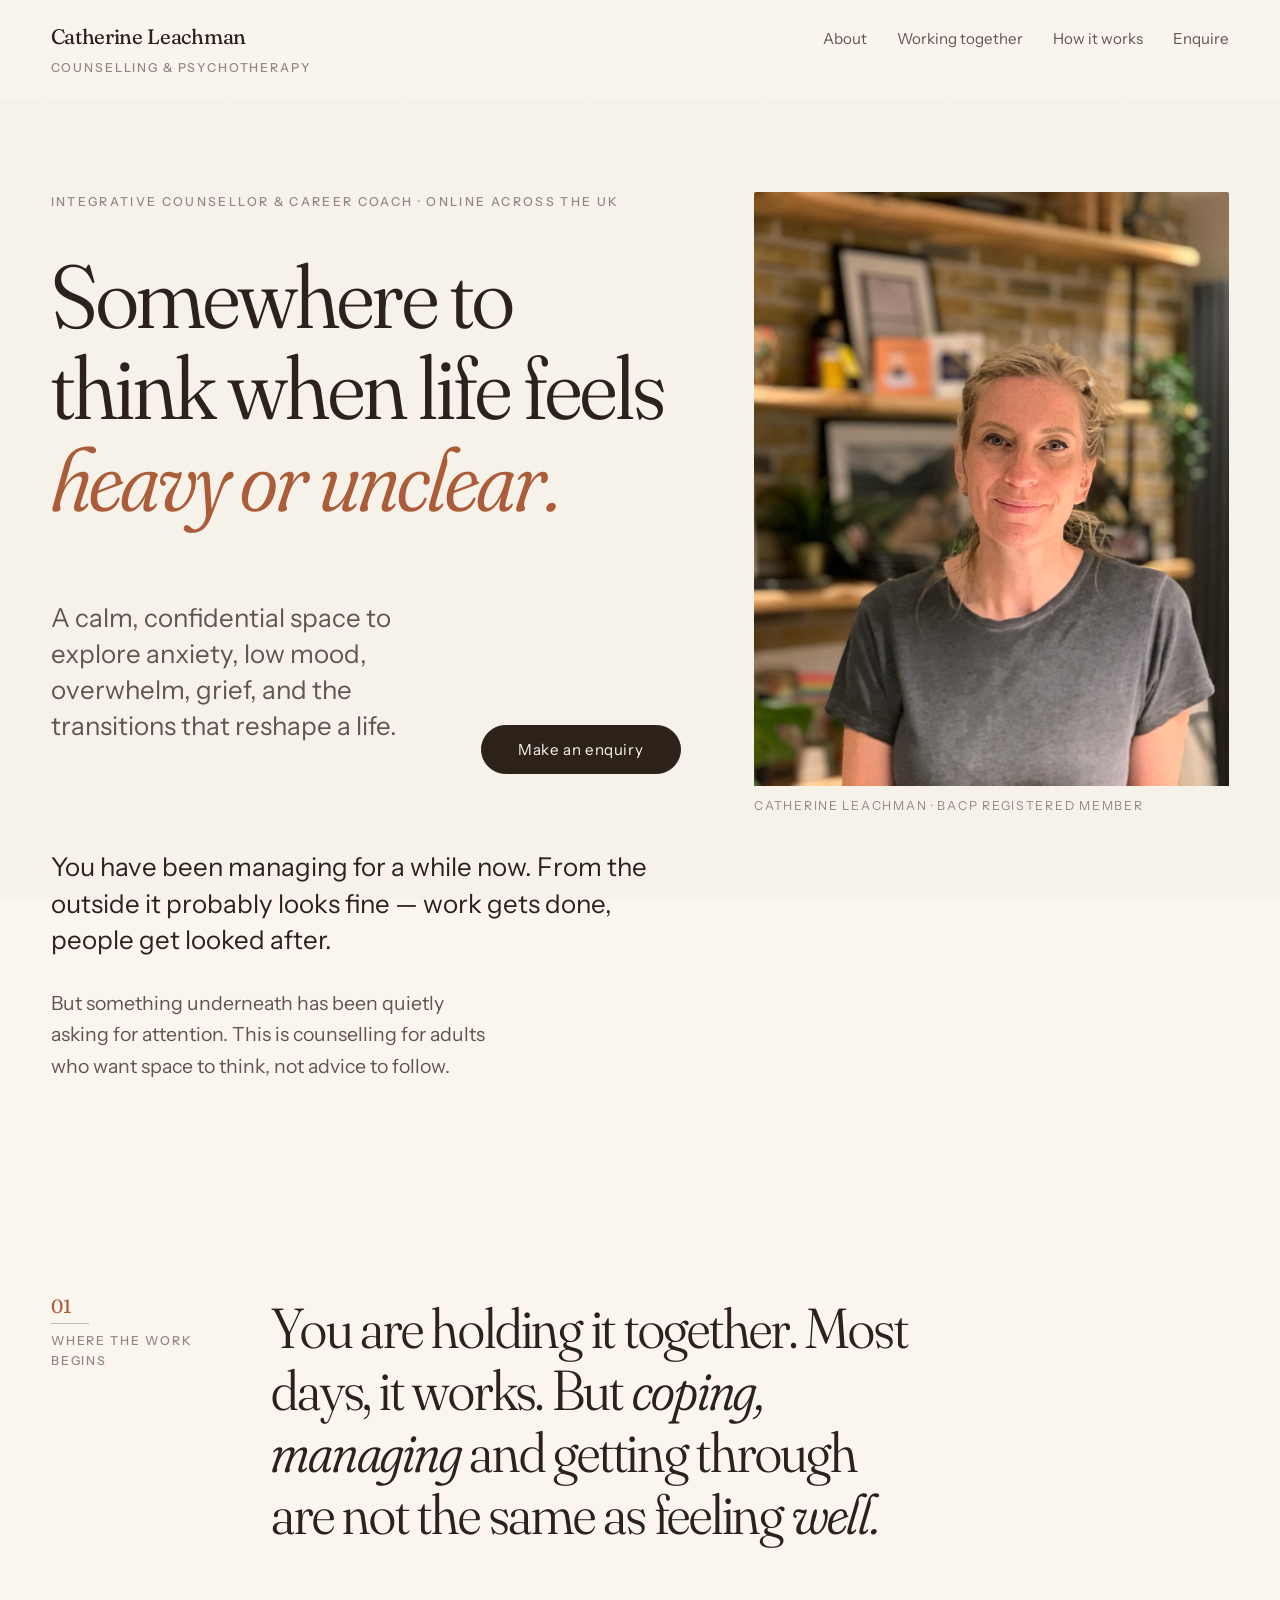
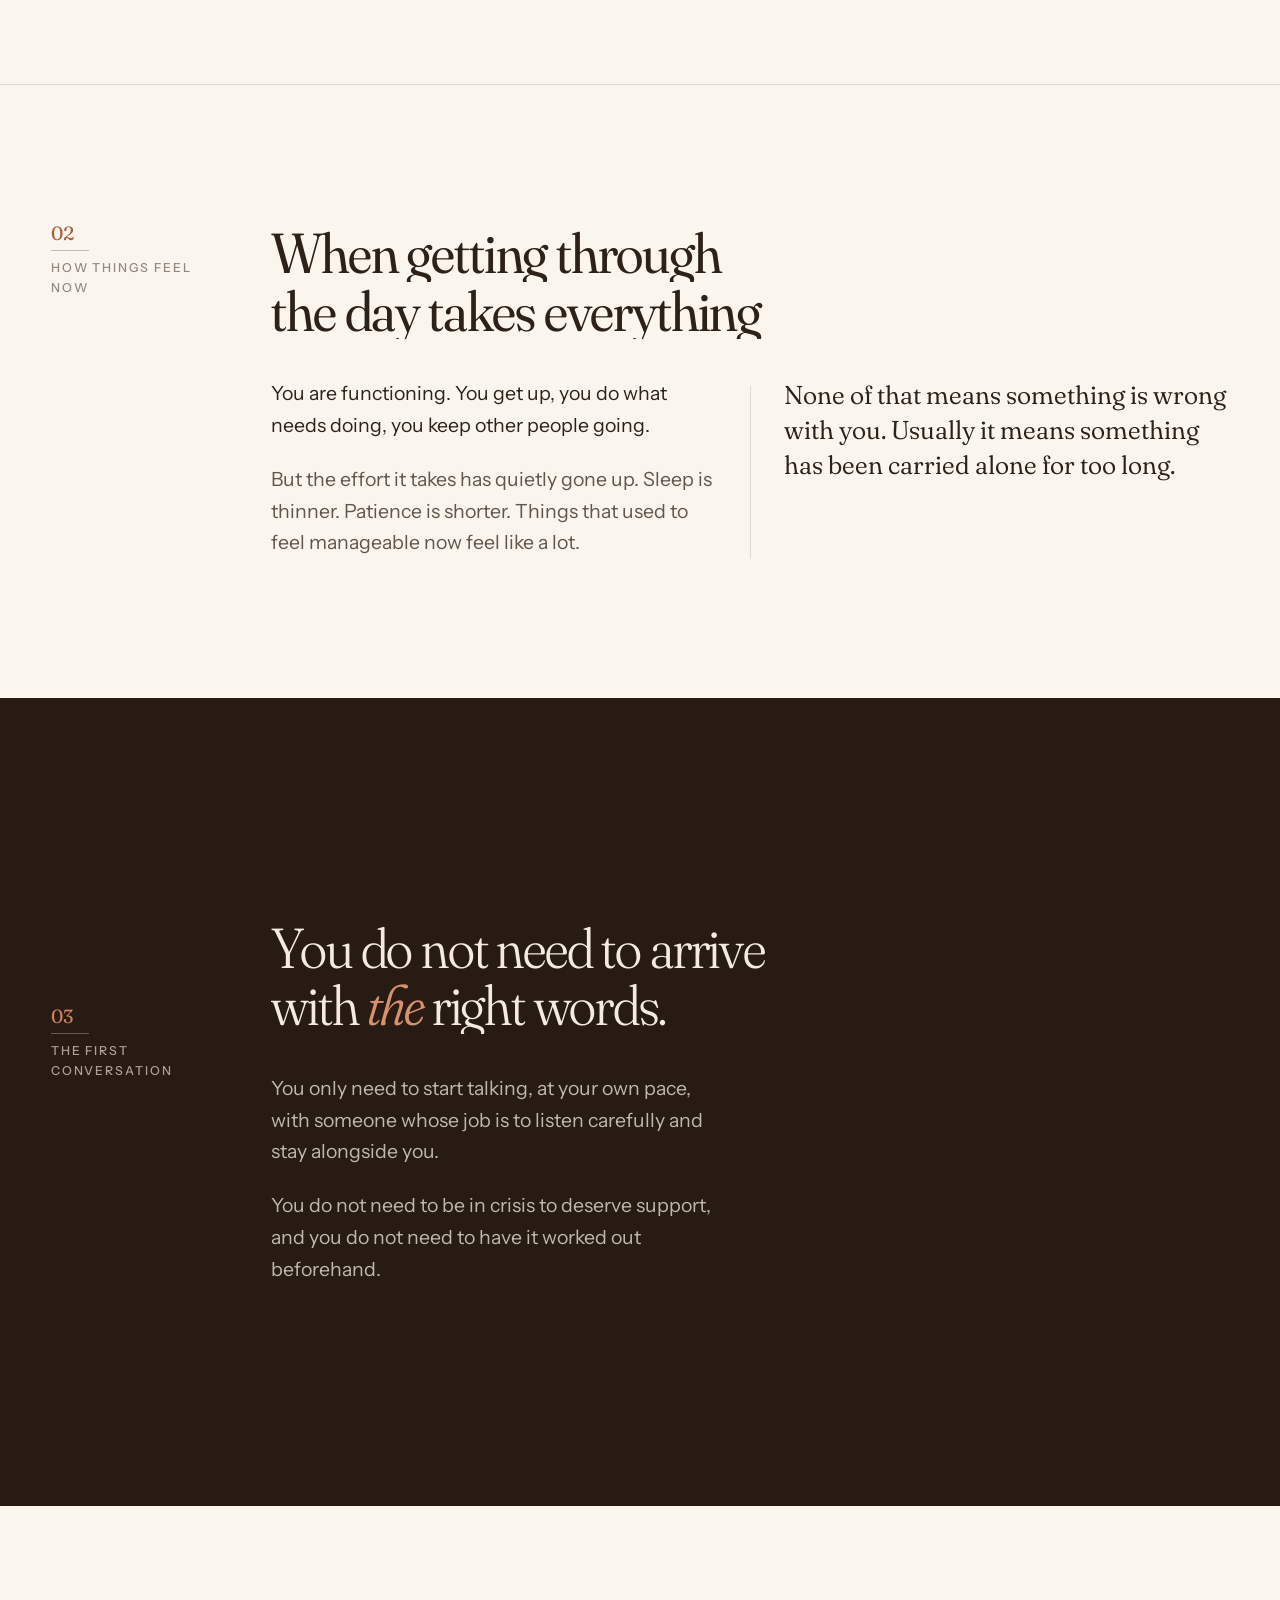
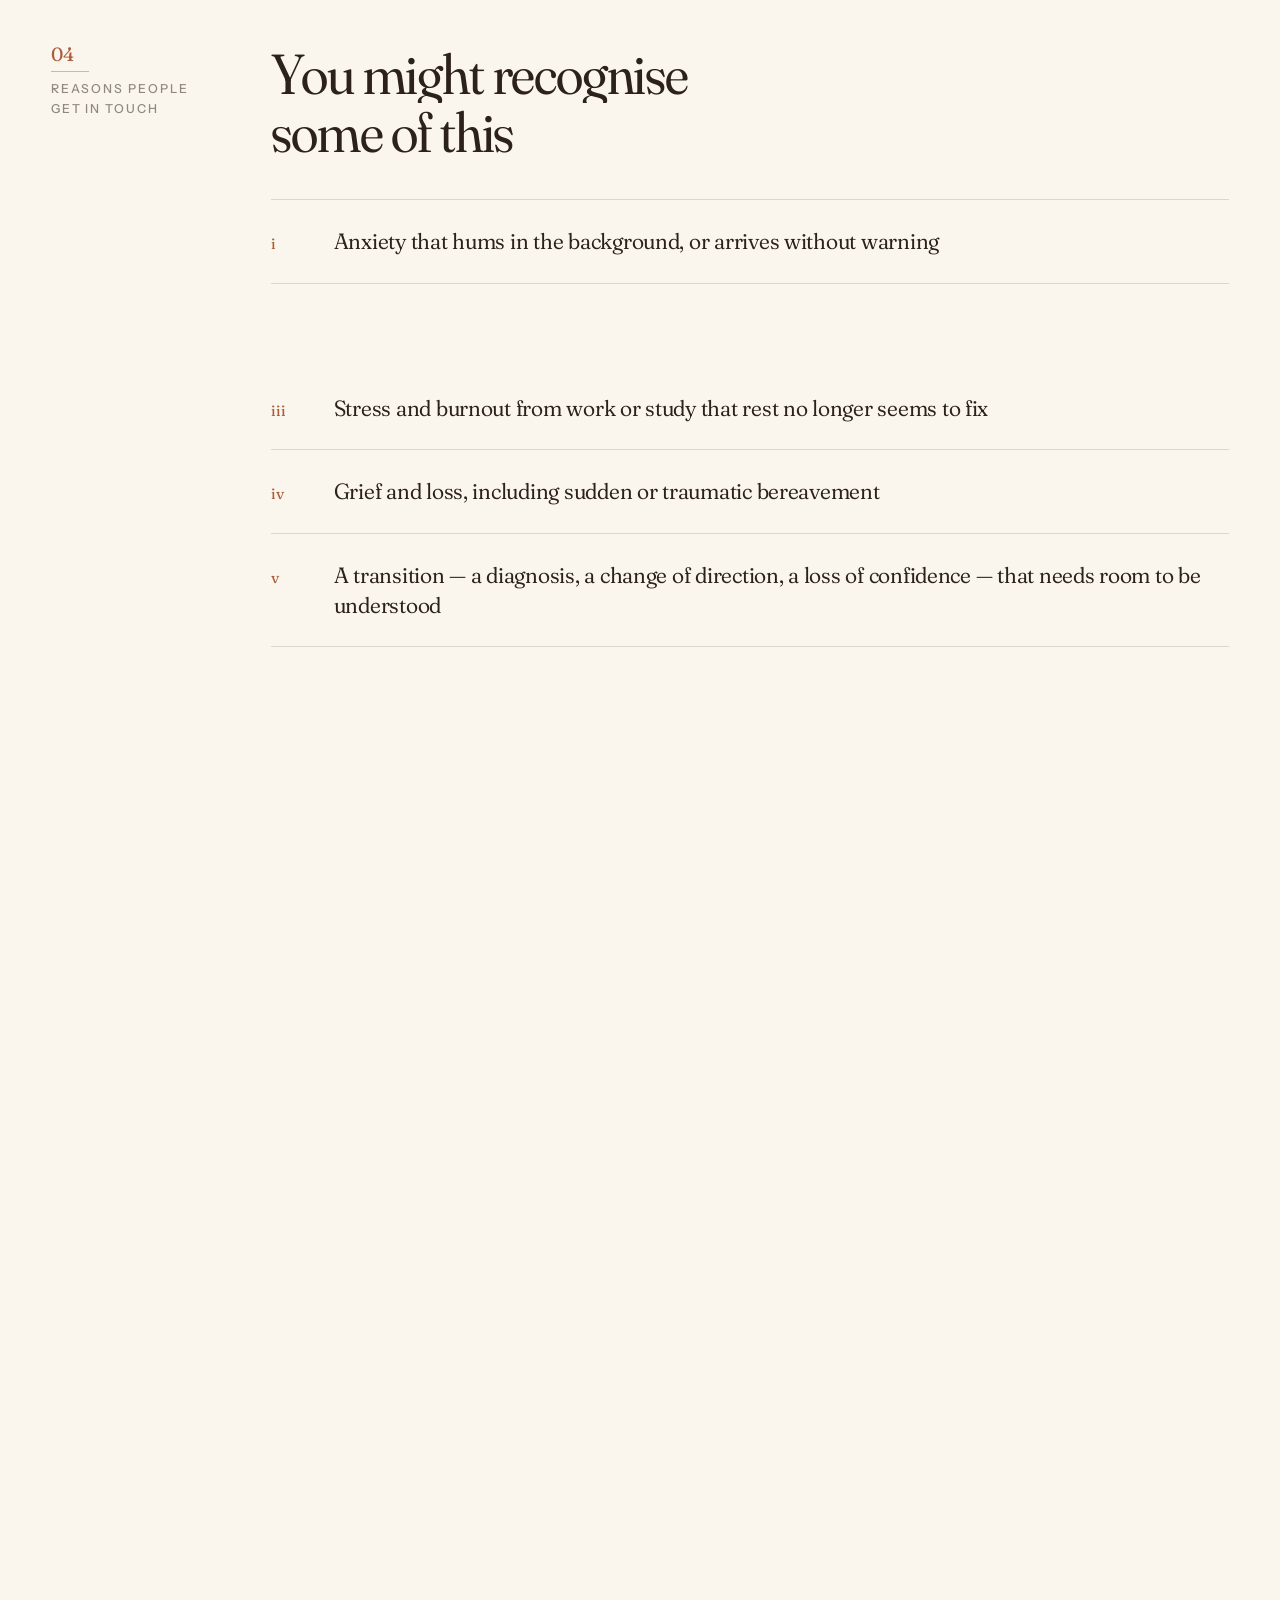
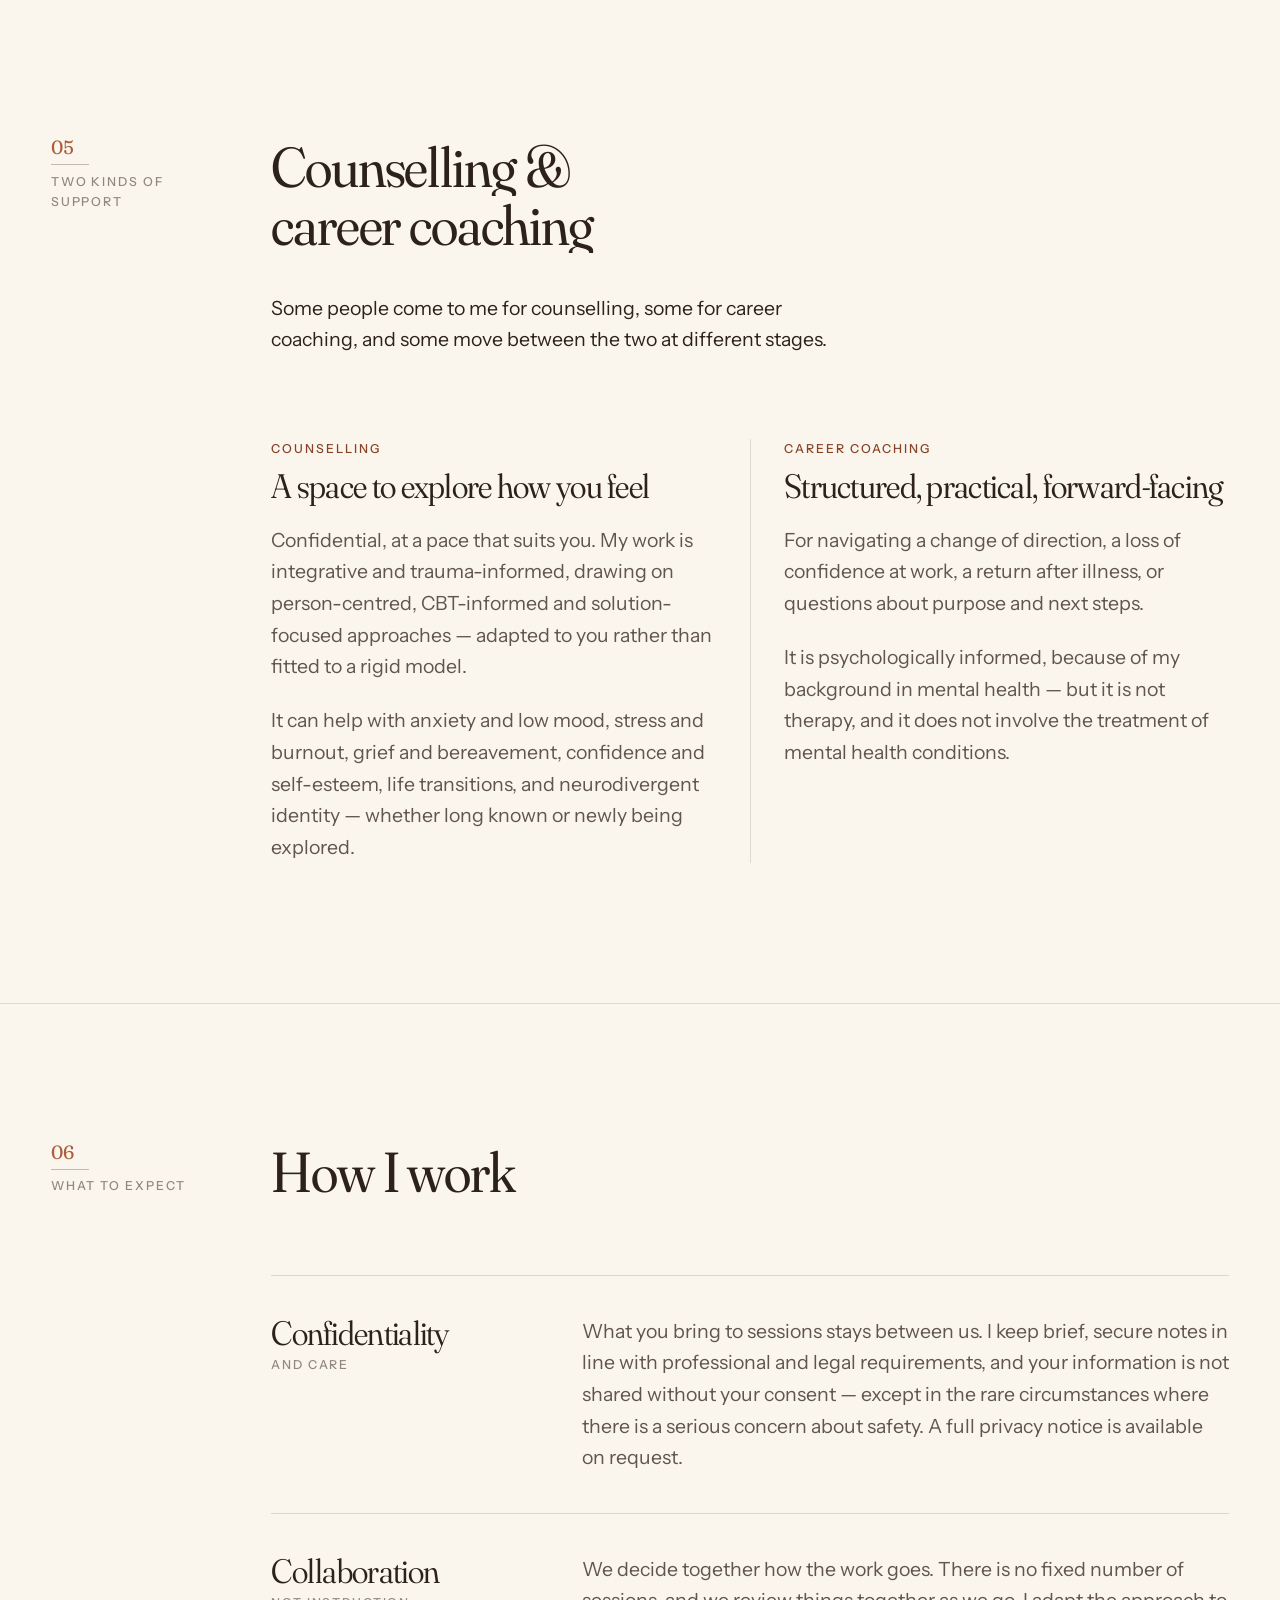
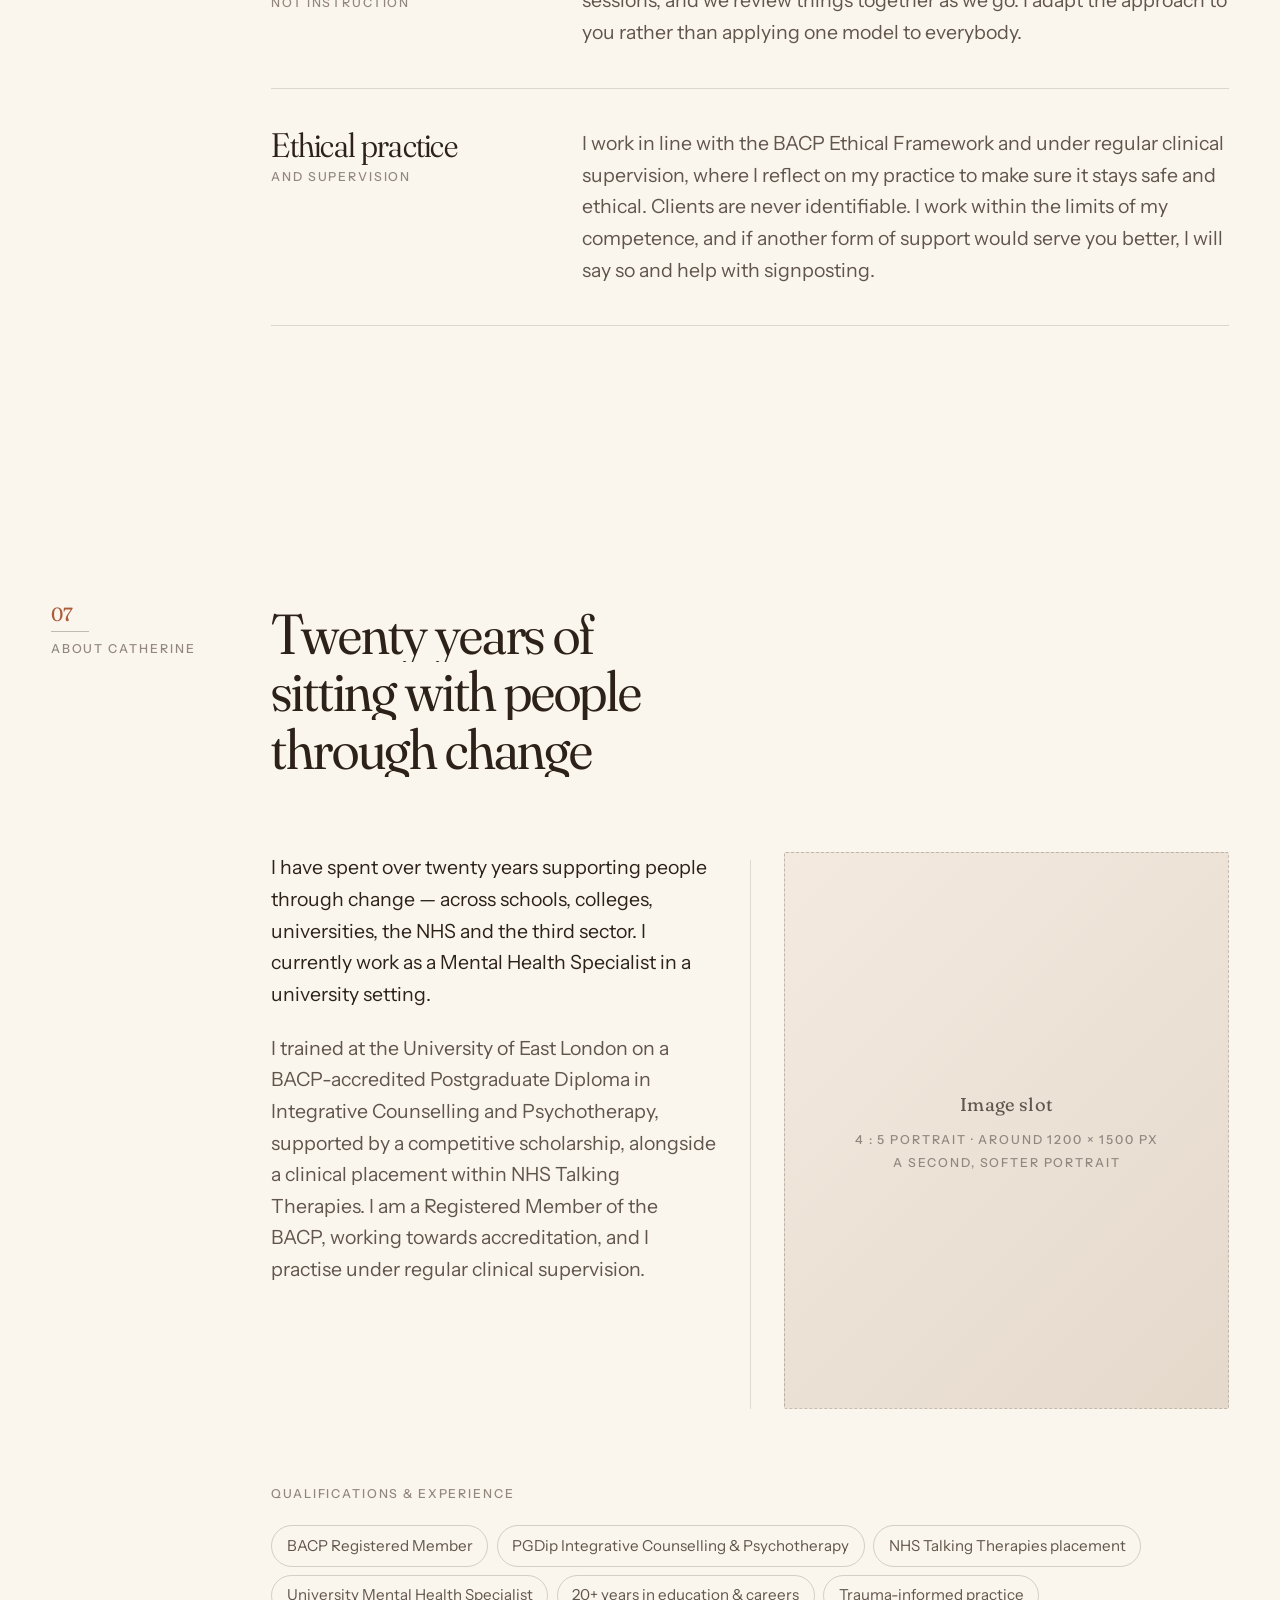
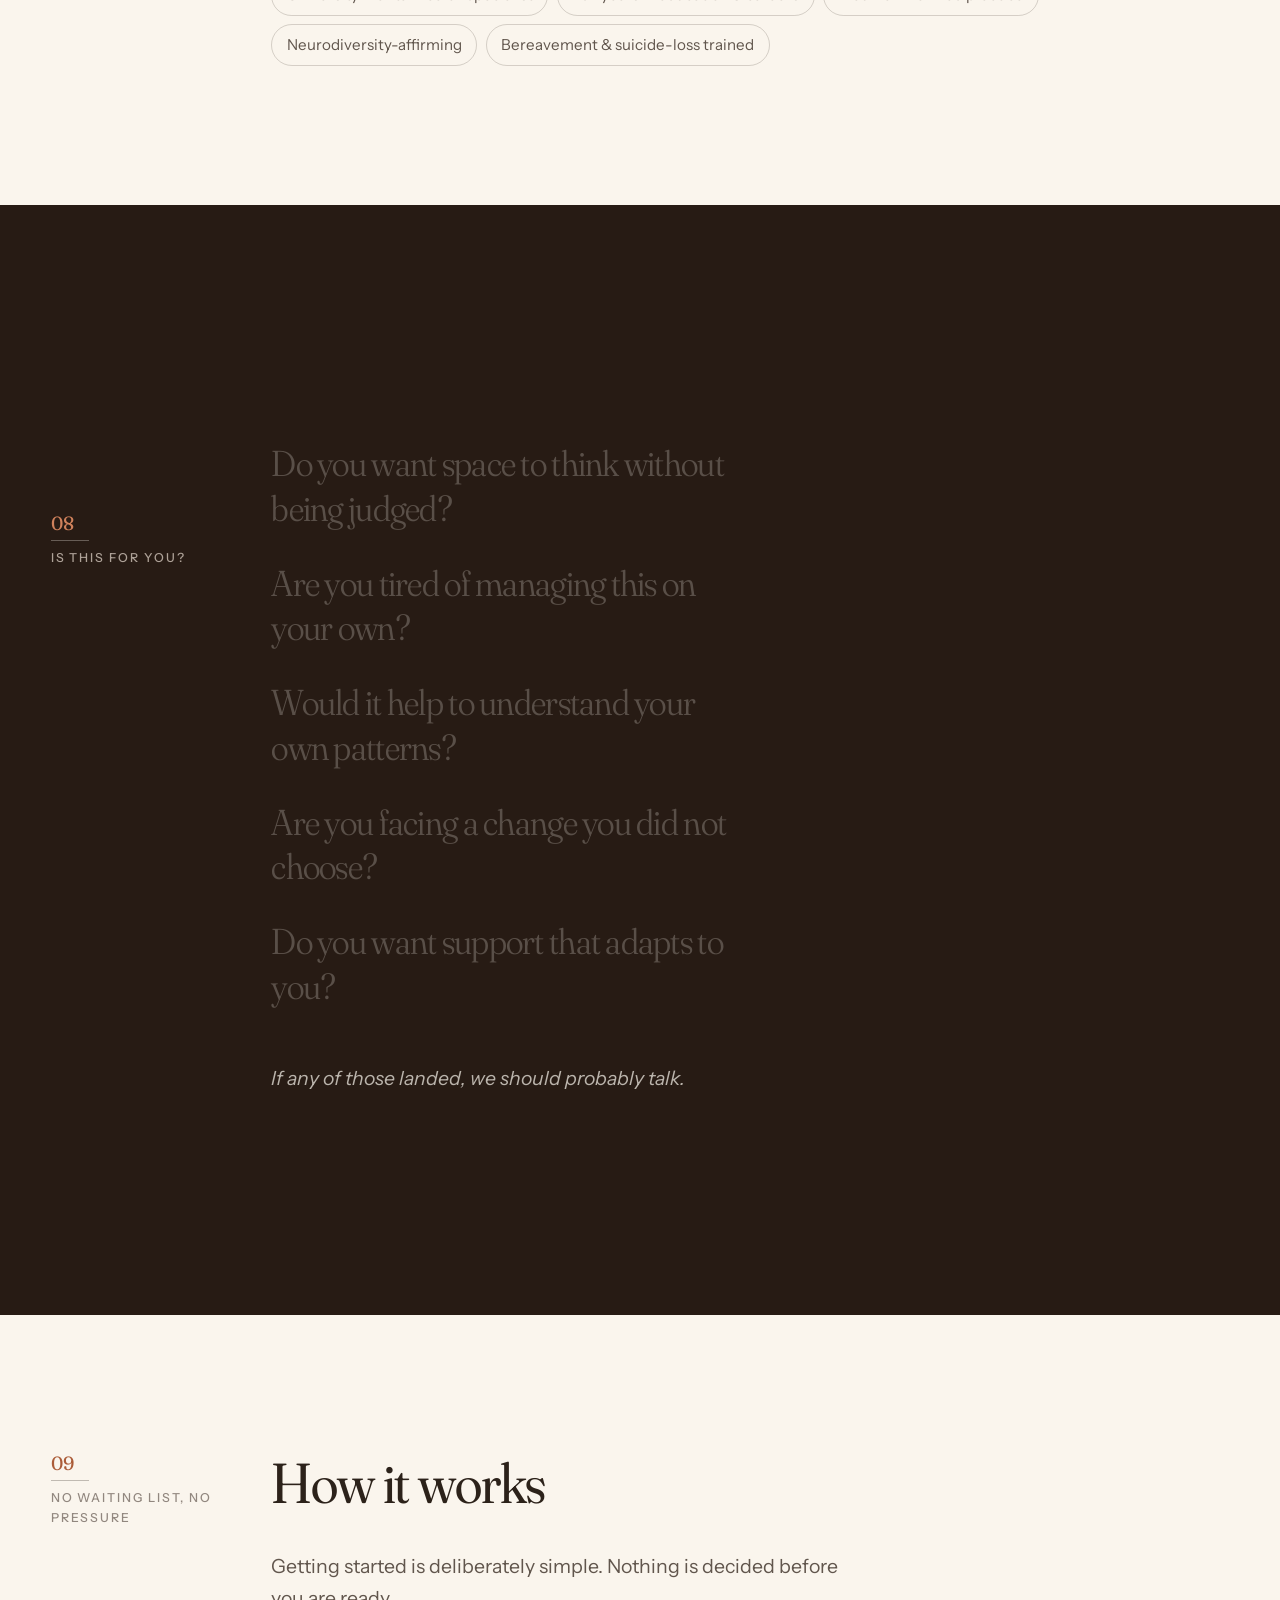
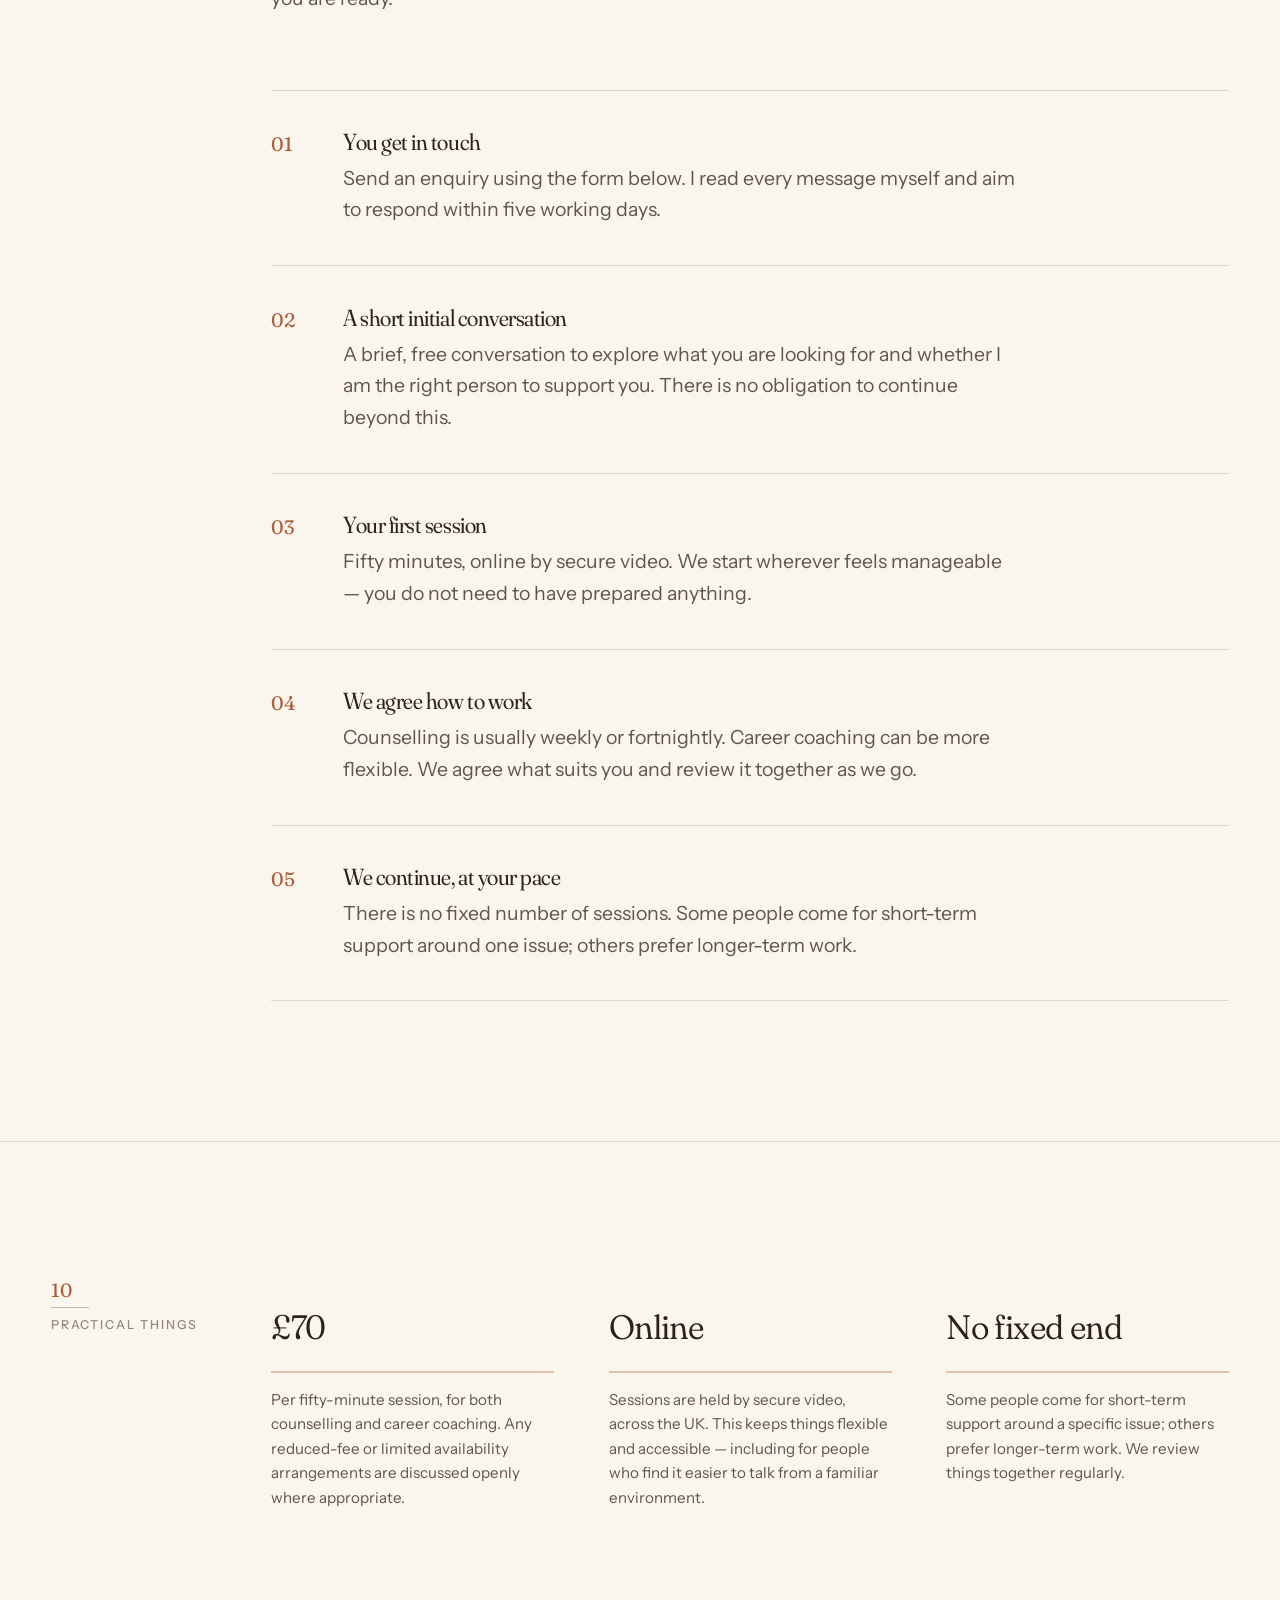
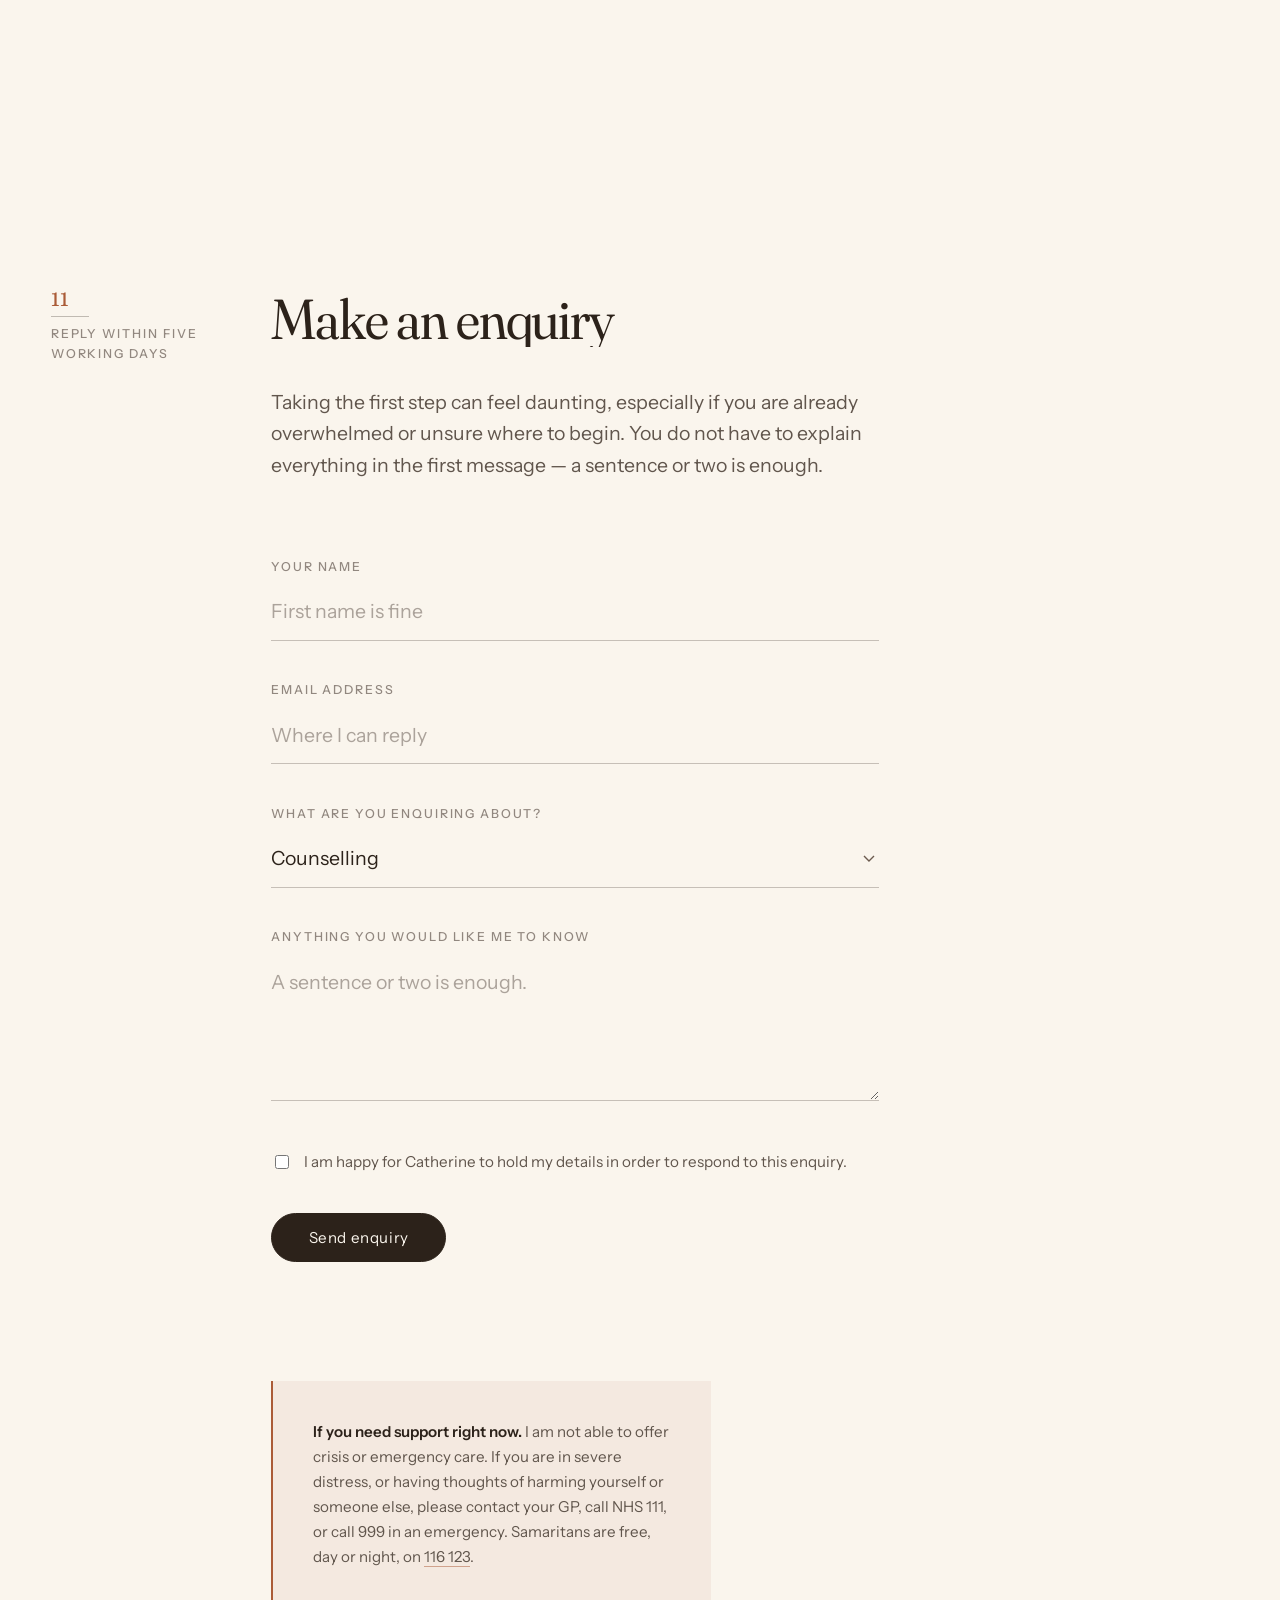
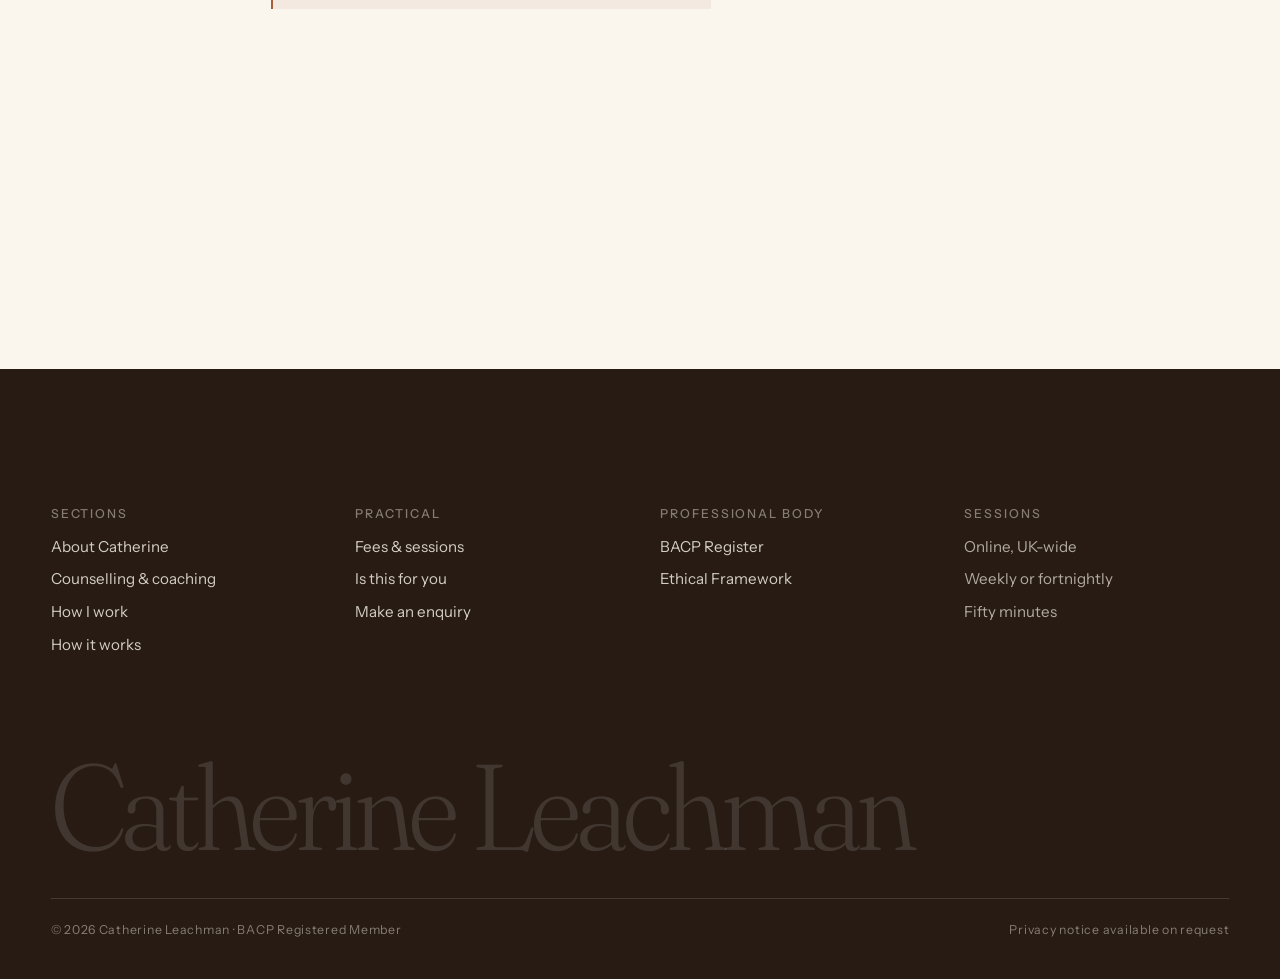
<file: index.html>
<!DOCTYPE html>
<html lang="en-GB">
<head>
<meta charset="utf-8"/>
<meta name="viewport" content="width=device-width, initial-scale=1"/>
<title>Catherine Leachman — Counselling, Psychotherapy &amp; Career Coaching</title>
<meta name="description" content="Integrative counselling, psychotherapy and career coaching for adults. Online sessions across the UK. BACP Registered Member."/>
<meta name="theme-color" content="#F7F2EA"/>

<meta property="og:type" content="website"/>
<meta property="og:title" content="Catherine Leachman — Counselling, Psychotherapy &amp; Career Coaching"/>
<meta property="og:description" content="A calm, confidential space to explore anxiety, low mood, overwhelm, grief, and the transitions that reshape a life."/>
<!-- SET UP: once the domain is live, make this an absolute URL, e.g. https://yourdomain.com/catherine-leachman-1.jpeg -->
<meta property="og:image" content="catherine-leachman-1.jpeg"/>

<link rel="icon" href="catherine-leachman-1.jpeg"/>
<link rel="apple-touch-icon" href="catherine-leachman-1.jpeg"/>

<link rel="preconnect" href="https://fonts.googleapis.com"/>
<link rel="preconnect" href="https://fonts.gstatic.com" crossorigin/>
<!-- Two separate requests: Fraunces needs its italic tuples spelled out, and
     splitting the families avoids any ambiguity in how the params combine.
     The SOFT / WONK axes are what stop Fraunces feeling stiff; if a browser
     or the service ignores them, font-variation-settings degrades silently. -->
<link href="https://fonts.googleapis.com/css2?family=Fraunces:SOFT,WONK,ital,opsz,wght@0..100,0..1,0,9..144,300..700;0..100,0..1,1,9..144,300..700&display=swap" rel="stylesheet"/>
<link href="https://fonts.googleapis.com/css2?family=Instrument+Sans:wght@400..600&display=swap" rel="stylesheet"/>

<style>
/* ─────────────────────────────────────────────────────────────
   Catherine Leachman — warm editorial, set like a printed book.
   Single file. No frameworks, no external JS.
   ───────────────────────────────────────────────────────────── */

:root{
  /* Paper & ink — everything tinted warm, nothing pure */
  --paper:        oklch(97.2% 0.012 78);
  --paper-deep:   oklch(94.2% 0.018 72);
  --paper-edge:   oklch(89%   0.022 70);
  --ink:          oklch(26%   0.021 56);
  --ink-soft:     oklch(46%   0.020 58);
  --ink-faint:    oklch(63%   0.017 62);
  --clay:         oklch(56%   0.115 44);
  --clay-deep:    oklch(46%   0.105 42);
  --sage:         oklch(57%   0.048 148);
  --night:        oklch(23.5% 0.024 52);
  --night-soft:   oklch(72%   0.020 62);

  --rule: 1px solid oklch(from var(--ink) l c h / 0.14);

  /* Fluid type scale */
  --t-micro:  clamp(0.6875rem, 0.66rem + 0.14vw, 0.78rem);
  --t-small:  clamp(0.875rem, 0.85rem + 0.12vw, 0.95rem);
  --t-body:   clamp(1.0625rem, 1rem + 0.3vw, 1.22rem);
  --t-lead:   clamp(1.25rem, 1.12rem + 0.62vw, 1.65rem);
  --t-h3:     clamp(1.5rem, 1.28rem + 1.05vw, 2.3rem);
  --t-h2:     clamp(2.1rem, 1.6rem + 2.4vw, 4.1rem);
  --t-h1:     clamp(2.9rem, 1.9rem + 4.6vw, 7rem);
  --t-huge:   clamp(3.4rem, 1.7rem + 7.4vw, 10.5rem);

  /* Spacing rhythm — deliberately uneven */
  --s-1: clamp(0.5rem, 0.45rem + 0.25vw, 0.75rem);
  --s-2: clamp(1rem, 0.9rem + 0.5vw, 1.5rem);
  --s-3: clamp(1.75rem, 1.5rem + 1.2vw, 2.75rem);
  --s-4: clamp(3rem, 2.3rem + 3vw, 5.5rem);
  --s-5: clamp(5rem, 3.5rem + 6.5vw, 11rem);
  --s-6: clamp(7.5rem, 5rem + 11vw, 18rem);

  --gutter: clamp(1.25rem, 0.6rem + 3.2vw, 4.5rem);
  --measure: 34ch;

  --ease: cubic-bezier(0.16, 1, 0.3, 1);        /* out-expo-ish */
  --ease-soft: cubic-bezier(0.33, 1, 0.68, 1);  /* out-cubic */
}

*,*::before,*::after{ box-sizing:border-box; }

html{ -webkit-text-size-adjust:100%; }

@media (prefers-reduced-motion: no-preference){
  html{ scroll-behavior:smooth; }
}

body{
  margin:0;
  background:var(--paper);
  color:var(--ink);
  font-family:"Instrument Sans", ui-sans-serif, system-ui, sans-serif;
  font-size:var(--t-body);
  line-height:1.62;
  font-weight:400;
  -webkit-font-smoothing:antialiased;
  text-rendering:optimizeLegibility;
  overflow-x:hidden;
}

/* Faint paper grain — a single inline SVG, no image request */
body::before{
  content:"";
  position:fixed; inset:0;
  pointer-events:none; z-index:0;
  opacity:0.32;
  mix-blend-mode:multiply;
  background-image:url("data:image/svg+xml;utf8,<svg xmlns='http://www.w3.org/2000/svg' width='180' height='180'><filter id='n'><feTurbulence type='fractalNoise' baseFrequency='0.85' numOctaves='3' stitchTiles='stitch'/><feColorMatrix type='saturate' values='0'/></filter><rect width='180' height='180' filter='url(%23n)' opacity='0.35'/></svg>");
}

h1,h2,h3,h4{
  font-family:"Fraunces", Georgia, "Times New Roman", serif;
  font-variation-settings:"SOFT" 46, "WONK" 1, "opsz" 120;
  font-weight:380;
  line-height:1.02;
  letter-spacing:-0.021em;
  margin:0;
  text-wrap:balance;
}

p{ margin:0 0 1.15em; }
p:last-child{ margin-bottom:0; }

a{ color:inherit; text-decoration:none; }

::selection{ background:oklch(from var(--clay) l c h / 0.22); }

:focus-visible{
  outline:2px solid var(--clay);
  outline-offset:3px;
  border-radius:2px;
}

img{ display:block; max-width:100%; height:auto; }

/* ── Shell ──────────────────────────────────────────────── */

.wrap{
  width:min(100% - var(--gutter)*2, 84rem);
  margin-inline:auto;
  position:relative;
  z-index:1;
}

/* The editorial spine: narrow marginalia column + wide text column */
.spread{
  display:grid;
  grid-template-columns:minmax(6rem, 13vw) minmax(0,1fr);
  gap:0 clamp(1.5rem, 1rem + 3vw, 5rem);
  align-items:start;
}
@media (max-width:820px){
  .spread{ grid-template-columns:1fr; gap:var(--s-2) 0; }
}

.margin-note{
  font-size:var(--t-micro);
  letter-spacing:0.16em;
  text-transform:uppercase;
  color:var(--ink-faint);
  font-weight:500;
  position:sticky;
  top:clamp(5.5rem, 6vw, 8rem);
  display:flex;
  flex-direction:column;
  gap:0.55em;
}
.margin-note .num{
  font-family:"Fraunces", serif;
  font-variation-settings:"SOFT" 60, "WONK" 1, "opsz" 20;
  font-size:1.55em;
  letter-spacing:0;
  color:var(--clay);
  font-weight:400;
  line-height:1;
}
.margin-note .rule{
  width:2.4rem; height:1px;
  background:oklch(from var(--ink) l c h / 0.28);
}
@media (max-width:820px){
  .margin-note{
    position:static;
    flex-direction:row;
    align-items:center;
    gap:0.8em;
  }
  .margin-note .rule{ width:1.4rem; }
}

.measure{ max-width:var(--measure); }
.measure-wide{ max-width:46ch; }

section{ position:relative; z-index:1; }
/* Stop the fixed masthead covering headings when a nav anchor is clicked */
section[id], main[id]{ scroll-margin-top:clamp(5rem, 4rem + 3vw, 7rem); }
.band{ padding-block:var(--s-5); }
.band-tight{ padding-block:var(--s-4); }
.band-tall{ padding-block:var(--s-6); }

.hr{
  border:0; height:1px;
  background:oklch(from var(--ink) l c h / 0.13);
  margin:0;
}

/* ── Header ─────────────────────────────────────────────── */

.masthead{
  position:fixed;
  inset:0 0 auto 0;
  z-index:60;
  padding-block:clamp(0.85rem, 0.6rem + 0.8vw, 1.4rem);
  background:oklch(from var(--paper) l c h / 0.72);
  backdrop-filter:blur(14px) saturate(1.1);
  -webkit-backdrop-filter:blur(14px) saturate(1.1);
  border-bottom:1px solid transparent;
  transition:border-color 0.5s var(--ease-soft), background 0.5s var(--ease-soft);
}
.masthead[data-scrolled="true"]{
  border-bottom-color:oklch(from var(--ink) l c h / 0.11);
}
.masthead .wrap{
  display:flex;
  align-items:baseline;
  justify-content:space-between;
  gap:var(--s-2);
}
.wordmark{
  font-family:"Fraunces", serif;
  font-variation-settings:"SOFT" 50, "WONK" 1, "opsz" 40;
  font-size:clamp(1.05rem, 0.95rem + 0.45vw, 1.4rem);
  font-weight:420;
  letter-spacing:-0.015em;
  white-space:nowrap;
}
.wordmark .sub{
  display:block;
  font-family:"Instrument Sans", sans-serif;
  font-size:var(--t-micro);
  letter-spacing:0.15em;
  text-transform:uppercase;
  color:var(--ink-faint);
  font-weight:500;
  margin-top:0.35em;
}
.nav{
  display:flex;
  align-items:baseline;
  gap:clamp(1rem, 0.6rem + 1.6vw, 2.4rem);
  font-size:var(--t-small);
}
.nav a{
  position:relative;
  padding-block:0.2em;
  color:var(--ink-soft);
  transition:color 0.4s var(--ease-soft);
}
.nav a::after{
  content:"";
  position:absolute;
  left:0; right:0; bottom:0;
  height:1px;
  background:var(--clay);
  transform:scaleX(0);
  transform-origin:left;
  transition:transform 0.5s var(--ease);
}
.nav a:hover{ color:var(--ink); }
.nav a:hover::after{ transform:scaleX(1); }
@media (max-width:700px){
  .nav a[data-optional]{ display:none; }
}

/* Hairline scroll progress */
.progress{
  position:fixed; top:0; left:0;
  height:2px; width:100%;
  transform:scaleX(0); transform-origin:left;
  background:linear-gradient(90deg, var(--clay), var(--sage));
  z-index:70;
  opacity:0.75;
}

/* ── Hero ───────────────────────────────────────────────── */

.hero{
  padding-top:clamp(7rem, 5rem + 9vw, 12rem);
  padding-bottom:var(--s-4);
}
.hero-kicker{
  font-size:var(--t-micro);
  letter-spacing:0.19em;
  text-transform:uppercase;
  color:var(--ink-faint);
  font-weight:500;
  margin-bottom:var(--s-3);
}
.hero h1{
  font-size:var(--t-h1);
  font-variation-settings:"SOFT" 52, "WONK" 1, "opsz" 144;
  font-weight:340;
  max-width:15ch;
}
.hero h1 em{
  font-style:italic;
  font-variation-settings:"SOFT" 70, "WONK" 1, "opsz" 144;
  color:var(--clay);
}
/* Hero sits in two columns: words left, portrait held at the right */
.hero-grid{
  display:grid;
  grid-template-columns:minmax(0,1.14fr) minmax(0,0.86fr);
  gap:var(--s-4) clamp(2rem, 1rem + 4.5vw, 6rem);
  align-items:start;
}
@media (max-width:900px){
  .hero-grid{ grid-template-columns:1fr; gap:var(--s-4) 0; }
}

/* Flex rather than a fixed 2-col grid: the lede and button now live in a
   narrower column, so they need to wrap on their own terms */
.hero-foot{
  margin-top:var(--s-4);
  display:flex;
  flex-wrap:wrap;
  align-items:flex-end;
  justify-content:space-between;
  gap:var(--s-3) var(--s-2);
}
.hero-lede{
  flex:1 1 20ch;
  font-size:var(--t-lead);
  line-height:1.4;
  color:var(--ink-soft);
  max-width:32ch;
  font-weight:400;
}
.hero-copy{ margin-top:var(--s-4); }
.hero-copy p + p{ margin-top:var(--s-2); }

/* Portrait — sticky, held while the words move past it */
.portrait{
  position:sticky;
  top:clamp(6rem, 6.5vw, 8.5rem);
  margin:0;
  overflow:hidden;
  border-radius:2px;
}
.portrait img{
  width:100%;
  aspect-ratio:4/5;
  object-fit:cover;
  /* Source is 1280x960 (4:3) cropped to 4:5, so 768px of 1280 stays
     visible. Catherine sits a little right of centre (face ~x825), so the
     window is nudged right to land her at ~57% across. */
  object-position:75% center;
  filter:saturate(0.96) contrast(1.02);
}

/* Full-width photograph between sections */
.band-img{
  margin:0;
  overflow:hidden;
  border-radius:2px;
}
.band-img img{
  width:100%;
  aspect-ratio:16/9;
  object-fit:cover;
  /* 1280x853 into 16:9 trims 133px vertically; her head starts around
     y=85 so a centred window (66–786) keeps her comfortably inside. */
  object-position:center;
}
.portrait figcaption{
  margin-top:var(--s-1);
  font-size:var(--t-micro);
  letter-spacing:0.14em;
  text-transform:uppercase;
  color:var(--ink-faint);
}
@media (max-width:900px){ .portrait{ position:static; } }

/* ── Big scrubbed statement ─────────────────────────────── */

.statement{
  font-family:"Fraunces", serif;
  font-variation-settings:"SOFT" 44, "WONK" 1, "opsz" 144;
  font-size:var(--t-h2);
  font-weight:330;
  line-height:1.1;
  letter-spacing:-0.022em;
  max-width:20ch;
}
.statement .w{
  transition:color 0.05s linear;
  will-change:color;
}
/* The faint start state only applies once JS is running, so a failed
   boot leaves the statement fully readable rather than near-invisible. */
.fonts-ready .statement .w{
  color:oklch(from var(--ink) l c h / 0.17);
}
.statement .w[data-key="true"]{
  font-style:italic;
  font-variation-settings:"SOFT" 76, "WONK" 1, "opsz" 144;
}

/* ── Quiet held moment ──────────────────────────────────── */

.held{
  background:var(--night);
  color:var(--paper-deep);
  padding-block:var(--s-6);
  overflow:hidden;
}
.held .margin-note{ color:var(--night-soft); }
.held .margin-note .rule{ background:oklch(from var(--paper) l c h / 0.3); }
.held .margin-note .num{ color:oklch(68% 0.11 46); }
.held h2{
  font-size:var(--t-h2);
  font-weight:320;
  font-variation-settings:"SOFT" 58, "WONK" 1, "opsz" 144;
  max-width:19ch;
}
.held h2 em{
  font-style:italic;
  color:oklch(72% 0.10 48);
  font-variation-settings:"SOFT" 80, "WONK" 1, "opsz" 144;
}
.held p{ color:oklch(from var(--paper) l c h / 0.72); }

/* ── Lists that aren't cards ────────────────────────────── */

.reasons{
  list-style:none;
  margin:0; padding:0;
  border-top:var(--rule);
}
.reasons li{
  border-bottom:var(--rule);
  padding-block:clamp(1.1rem, 0.9rem + 0.9vw, 1.9rem);
  display:grid;
  grid-template-columns:2.6rem minmax(0,1fr);
  gap:var(--s-2);
  align-items:baseline;
  transition:background 0.5s var(--ease-soft);
}
.reasons li:hover{ background:oklch(from var(--clay) l c h / 0.045); }
.reasons .idx{
  font-family:"Fraunces", serif;
  font-variation-settings:"SOFT" 60, "WONK" 1, "opsz" 20;
  font-size:var(--t-small);
  color:var(--clay);
}
.reasons .txt{
  font-size:clamp(1.05rem, 0.98rem + 0.5vw, 1.45rem);
  line-height:1.36;
  font-family:"Fraunces", serif;
  font-variation-settings:"SOFT" 50, "WONK" 0, "opsz" 60;
  font-weight:360;
  letter-spacing:-0.012em;
}

/* ── Two-up comparison, no cards ────────────────────────── */

.twoup{
  display:grid;
  grid-template-columns:repeat(auto-fit, minmax(min(100%, 21rem), 1fr));
  gap:var(--s-4) clamp(2rem, 1rem + 4vw, 6rem);
}
.twoup > div{ position:relative; }
.twoup > div + div::before{
  content:"";
  position:absolute;
  left:calc(clamp(2rem, 1rem + 4vw, 6rem) / -2);
  top:0.4em; bottom:0;
  width:1px;
  background:oklch(from var(--ink) l c h / 0.13);
}
@media (max-width:56rem){ .twoup > div + div::before{ display:none; } }
.twoup h3{
  font-size:var(--t-h3);
  font-weight:360;
  margin-bottom:var(--s-2);
}
.tag{
  display:inline-block;
  font-size:var(--t-micro);
  letter-spacing:0.16em;
  text-transform:uppercase;
  color:var(--clay-deep);
  font-weight:500;
  margin-bottom:var(--s-1);
}

/* ── Definition-style blocks (how I work) ───────────────── */

.principles{ border-top:var(--rule); }
.principle{
  border-bottom:var(--rule);
  padding-block:var(--s-3);
  display:grid;
  grid-template-columns:minmax(0,0.42fr) minmax(0,1fr);
  gap:var(--s-2) var(--s-3);
}
@media (max-width:760px){ .principle{ grid-template-columns:1fr; } }
.principle h3{
  font-size:var(--t-h3);
  font-weight:350;
}
.principle h3 span{
  display:block;
  font-family:"Instrument Sans", sans-serif;
  font-size:var(--t-micro);
  letter-spacing:0.15em;
  text-transform:uppercase;
  color:var(--ink-faint);
  font-weight:500;
  margin-top:0.7em;
}
.principle p{ color:var(--ink-soft); }

/* ── Credentials ────────────────────────────────────────── */

.creds{
  list-style:none; margin:0; padding:0;
  display:flex; flex-wrap:wrap;
  gap:0.5rem 0.55rem;
}
.creds li{
  font-size:var(--t-small);
  padding:0.5em 0.95em;
  border:1px solid oklch(from var(--ink) l c h / 0.18);
  border-radius:100px;
  color:var(--ink-soft);
  transition:border-color 0.4s var(--ease-soft), color 0.4s var(--ease-soft);
}
.creds li:hover{ border-color:var(--clay); color:var(--ink); }

/* ── Steps ──────────────────────────────────────────────── */

.steps{
  list-style:none; margin:0; padding:0;
  counter-reset:step;
}
.steps li{
  counter-increment:step;
  display:grid;
  grid-template-columns:3.2rem minmax(0,1fr);
  gap:var(--s-2);
  padding-block:var(--s-3);
  border-bottom:var(--rule);
}
.steps li:first-child{ border-top:var(--rule); }
.steps li::before{
  content:counter(step, decimal-leading-zero);
  font-family:"Fraunces", serif;
  font-variation-settings:"SOFT" 60, "WONK" 1, "opsz" 30;
  font-size:var(--t-body);
  color:var(--clay);
  line-height:1.5;
}
.steps h3{
  font-size:clamp(1.15rem, 1.05rem + 0.5vw, 1.5rem);
  font-weight:380;
  margin-bottom:0.4em;
}
.steps p{ color:var(--ink-soft); max-width:52ch; }

/* ── Practical facts ────────────────────────────────────── */

.facts{
  display:grid;
  grid-template-columns:repeat(auto-fit, minmax(min(100%, 16rem), 1fr));
  gap:var(--s-3) clamp(1.5rem, 1rem + 3vw, 4rem);
}
.facts dt{
  font-family:"Fraunces", serif;
  font-variation-settings:"SOFT" 55, "WONK" 1, "opsz" 60;
  font-size:var(--t-h3);
  font-weight:350;
  letter-spacing:-0.018em;
  margin-bottom:0.45em;
  padding-bottom:0.45em;
  border-bottom:2px solid oklch(from var(--clay) l c h / 0.35);
}
.facts dd{
  margin:0;
  color:var(--ink-soft);
  font-size:var(--t-small);
  line-height:1.62;
}

/* ── Image slots (awaiting real photography) ────────────── */

.slot{
  position:relative;
  background:
    linear-gradient(135deg,
      oklch(from var(--paper-deep) l c h / 1) 0%,
      oklch(from var(--paper-edge) l c h / 1) 100%);
  border:1px dashed oklch(from var(--ink) l c h / 0.22);
  border-radius:2px;
  display:grid;
  place-items:center;
  text-align:center;
  padding:var(--s-2);
}
.slot[data-ratio="3-2"]{ aspect-ratio:3/2; }
.slot[data-ratio="4-5"]{ aspect-ratio:4/5; }
.slot[data-ratio="16-9"]{ aspect-ratio:16/9; }
.slot .label{
  font-size:var(--t-micro);
  letter-spacing:0.15em;
  text-transform:uppercase;
  color:var(--ink-faint);
  font-weight:500;
  line-height:1.9;
}
.slot .label b{
  display:block;
  font-family:"Fraunces", serif;
  font-variation-settings:"SOFT" 60, "WONK" 1, "opsz" 30;
  font-size:1.5em;
  letter-spacing:0.02em;
  text-transform:none;
  color:var(--ink-soft);
  font-weight:400;
  margin-bottom:0.3em;
}

/* ── Questions ──────────────────────────────────────────── */

.questions{
  list-style:none; margin:0; padding:0;
}
.questions li{
  font-family:"Fraunces", serif;
  font-variation-settings:"SOFT" 52, "WONK" 1, "opsz" 90;
  font-size:clamp(1.35rem, 1.05rem + 1.5vw, 2.6rem);
  font-weight:330;
  line-height:1.24;
  letter-spacing:-0.02em;
  padding-block:0.42em;
  transition:color 0.7s var(--ease-soft);
  max-width:22ch;

  /* Dim/lit pair, themed per context. Default = light background. */
  --q-dim:oklch(from var(--ink) l c h / 0.26);
  --q-lit:var(--ink);
  color:var(--q-lit);           /* readable even if JS never runs */
}
/* On the dark bands the ink pair inverts, or the text is invisible */
.held .questions li{
  --q-dim:oklch(from var(--paper) l c h / 0.24);
  --q-lit:var(--paper-deep);
}
.fonts-ready .questions li{ color:var(--q-dim); }
.fonts-ready .questions li[data-lit="true"]{ color:var(--q-lit); }

/* ── Enquiry ────────────────────────────────────────────── */

.form-grid{ max-width:38rem; }
.field{ margin-bottom:var(--s-3); }
.field label{
  display:block;
  font-size:var(--t-micro);
  letter-spacing:0.15em;
  text-transform:uppercase;
  color:var(--ink-faint);
  font-weight:500;
  margin-bottom:0.65em;
}
.field input,
.field textarea,
.field select{
  width:100%;
  font:inherit;
  font-size:var(--t-body);
  color:var(--ink);
  background:transparent;
  border:0;
  border-bottom:1px solid oklch(from var(--ink) l c h / 0.25);
  border-radius:0;
  padding:0.6em 0;
  appearance:none;
  transition:border-color 0.45s var(--ease-soft);
}
.field textarea{ min-height:7.5em; resize:vertical; line-height:1.55; }
.field select{
  background-image:url("data:image/svg+xml;utf8,<svg xmlns='http://www.w3.org/2000/svg' width='12' height='8'><path d='M1 1l5 5 5-5' fill='none' stroke='%236b5a4e' stroke-width='1.4'/></svg>");
  background-repeat:no-repeat;
  background-position:right 0.2em center;
}
.field input:focus,
.field textarea:focus,
.field select:focus{
  outline:none;
  border-bottom-color:var(--clay);
}
.field ::placeholder{ color:var(--ink-faint); opacity:0.75; }

.consent{
  display:flex; gap:0.8em; align-items:flex-start;
  margin-bottom:var(--s-3);
  font-size:var(--t-small);
  color:var(--ink-soft);
  line-height:1.55;
  cursor:pointer;
}
.consent input{
  width:1.05em; height:1.05em;
  margin-top:0.32em;
  flex:0 0 auto;
  accent-color:var(--clay);
}

.btn{
  display:inline-flex;          /* <a class="btn"> is inline by default —
                                   without this the padding collapses */
  align-items:center;
  justify-content:center;
  text-align:center;
  font:inherit;
  font-size:var(--t-small);
  letter-spacing:0.04em;
  line-height:1;
  cursor:pointer;
  background:var(--ink);
  color:var(--paper);
  border:1px solid var(--ink);
  border-radius:100px;
  padding:1.05em 2.4em;
  position:relative;
  overflow:hidden;
  transition:color 0.5s var(--ease), border-color 0.5s var(--ease);
}
.btn span{ position:relative; z-index:1; }
.btn::before{
  content:"";
  position:absolute; inset:0;
  background:var(--clay);
  transform:translateY(101%);
  transition:transform 0.55s var(--ease);
}
.btn:hover{ border-color:var(--clay); }
.btn:hover::before{ transform:translateY(0); }

.btn-ghost{
  background:transparent;
  color:var(--ink);
  border-color:oklch(from var(--ink) l c h / 0.3);
}
.btn-ghost::before{ background:var(--ink); }
.btn-ghost:hover{ color:var(--paper); border-color:var(--ink); }

.status{
  margin-top:var(--s-2);
  font-size:var(--t-small);
  color:var(--clay-deep);
  min-height:1.5em;
  opacity:0;
  transform:translateY(4px);
  transition:opacity 0.45s var(--ease-soft), transform 0.45s var(--ease-soft);
}
.status[data-shown="true"]{ opacity:1; transform:none; }

.safety{
  margin-top:var(--s-4);
  padding:var(--s-3);
  background:oklch(from var(--clay) l c h / 0.07);
  border-left:2px solid var(--clay);
  font-size:var(--t-small);
  line-height:1.65;
  color:var(--ink-soft);
  max-width:44ch;
}
.safety strong{ color:var(--ink); font-weight:600; }
.safety a{ border-bottom:1px solid oklch(from var(--clay) l c h / 0.5); }

/* ── Footer ─────────────────────────────────────────────── */

.footer{
  background:var(--night);
  color:oklch(from var(--paper) l c h / 0.66);
  padding-block:var(--s-5) var(--s-3);
  font-size:var(--t-small);
  margin-top:var(--s-5);
}
.footer a{ color:oklch(from var(--paper) l c h / 0.82); }
.footer a:hover{ color:oklch(72% 0.10 48); }
.footer-cols{
  display:grid;
  grid-template-columns:repeat(auto-fit, minmax(min(100%, 12rem), 1fr));
  gap:var(--s-3) var(--s-3);
  padding-bottom:var(--s-4);
}
.footer h4{
  font-family:"Instrument Sans", sans-serif;
  font-size:var(--t-micro);
  letter-spacing:0.16em;
  text-transform:uppercase;
  color:oklch(from var(--paper) l c h / 0.45);
  font-weight:500;
  margin-bottom:1.1em;
}
.footer ul{ list-style:none; margin:0; padding:0; display:grid; gap:0.55em; }
.footer-mark{
  font-family:"Fraunces", serif;
  font-variation-settings:"SOFT" 50, "WONK" 1, "opsz" 144;
  font-size:var(--t-huge);
  font-weight:300;
  line-height:0.86;
  letter-spacing:-0.035em;
  color:oklch(from var(--paper) l c h / 0.13);
  padding-block:var(--s-2) var(--s-3);
  white-space:nowrap;
  overflow:hidden;
}
.footer-base{
  display:flex; flex-wrap:wrap;
  justify-content:space-between; gap:var(--s-2);
  padding-top:var(--s-2);
  border-top:1px solid oklch(from var(--paper) l c h / 0.14);
  font-size:var(--t-micro);
  letter-spacing:0.06em;
  color:oklch(from var(--paper) l c h / 0.45);
}

/* ─────────────────────────────────────────────────────────
   MOTION
   ───────────────────────────────────────────────────────── */

/* Line-masked reveal (JS wraps each measured line) */
.line-mask{ overflow:hidden; display:block; }
.line-inner{
  display:block;
  transform:translateY(105%);
  opacity:0;
  transition:
    transform 1.05s var(--ease),
    opacity 0.85s var(--ease-soft);
}
.is-in .line-inner{ transform:translateY(0); opacity:1; }

/* Generic fade-up */
[data-rise]{
  opacity:0;
  transform:translateY(1.6rem);
  transition:
    opacity 0.95s var(--ease-soft),
    transform 1.05s var(--ease);
}
[data-rise].is-in{ opacity:1; transform:none; }

/* Image: blur to sharp */
[data-unblur]{
  clip-path:inset(0 0 100% 0);
  filter:blur(14px);
  transform:scale(1.04);
  transition:
    clip-path 1.3s var(--ease),
    filter 1.3s var(--ease-soft),
    transform 1.5s var(--ease);
}
[data-unblur].is-in{
  clip-path:inset(0 0 0 0);
  filter:blur(0);
  transform:scale(1);
}

/* Hero load orchestration */
.hero [data-load]{
  opacity:0;
  transform:translateY(2.2rem);
  filter:blur(8px);
}
.fonts-ready .hero [data-load]{
  animation:enter 1.25s var(--ease) forwards;
  animation-delay:calc(var(--i, 0) * 105ms + 120ms);
}
@keyframes enter{
  to{ opacity:1; transform:none; filter:blur(0); }
}

@media (prefers-reduced-motion: reduce){
  *,*::before,*::after{
    animation-duration:0.01ms !important;
    animation-iteration-count:1 !important;
    transition-duration:0.01ms !important;
    scroll-behavior:auto !important;
  }
  .line-inner,[data-rise],.hero [data-load]{ opacity:1 !important; transform:none !important; filter:none !important; }
  [data-unblur]{ clip-path:none !important; filter:none !important; transform:none !important; }
  .statement .w{ color:var(--ink) !important; }
  .questions li{ color:var(--q-lit) !important; }
  .progress{ display:none; }
}
</style>
</head>

<body>

<div class="progress" id="progress" aria-hidden="true"></div>

<header class="masthead" id="masthead">
  <div class="wrap">
    <a class="wordmark" href="#top">
      Catherine Leachman
      <span class="sub">Counselling &amp; Psychotherapy</span>
    </a>
    <nav class="nav" aria-label="Primary">
      <a href="#about">About</a>
      <a href="#working" data-optional>Working together</a>
      <a href="#process" data-optional>How it works</a>
      <a href="#enquiry">Enquire</a>
    </nav>
  </div>
</header>

<main id="top">

  <!-- ── Hero ─────────────────────────────────────────── -->
  <section class="hero">
    <div class="wrap hero-grid">

      <div class="hero-main">
        <p class="hero-kicker" data-load style="--i:0">
          Integrative counsellor &amp; career coach · Online across the UK
        </p>
        <h1 data-load style="--i:1">
          Somewhere to think when life feels <em>heavy or unclear.</em>
        </h1>
        <div class="hero-foot">
          <p class="hero-lede" data-load style="--i:3">
            A calm, confidential space to explore anxiety, low mood, overwhelm,
            grief, and the transitions that reshape a life.
          </p>
          <div data-load style="--i:4">
            <a class="btn" href="#enquiry"><span>Make an enquiry</span></a>
          </div>
        </div>

        <div class="hero-copy">
          <p class="measure-wide" data-rise style="font-size:var(--t-lead); line-height:1.4">
            You have been managing for a while now. From the outside it probably
            looks fine — work gets done, people get looked after.
          </p>
          <p class="measure" data-rise style="color:var(--ink-soft)">
            But something underneath has been quietly asking for attention. This
            is counselling for adults who want space to think, not advice to follow.
          </p>
        </div>
      </div>

      <figure class="portrait" data-load style="--i:2">
        <img src="catherine-leachman-2.jpeg"
             alt="Catherine Leachman, counsellor and psychotherapist"/>
        <figcaption>Catherine Leachman · BACP Registered Member</figcaption>
      </figure>

    </div>
  </section>

  <!-- ── 01 The statement ─────────────────────────────── -->
  <section class="band" id="begin">
    <div class="wrap spread">
      <div class="margin-note">
        <span class="num">01</span>
        <span class="rule"></span>
        <span>Where the work begins</span>
      </div>
      <div>
        <p class="statement" data-scrub>
          You are holding it together. Most days, it works. But coping, managing
          and getting through are not the same as feeling well.
        </p>
      </div>
    </div>
  </section>

  <hr class="hr"/>

  <!-- ── 02 How it feels ──────────────────────────────── -->
  <section class="band" id="feeling">
    <div class="wrap spread">
      <div class="margin-note">
        <span class="num">02</span>
        <span class="rule"></span>
        <span>How things feel now</span>
      </div>
      <div>
        <h2 data-split style="font-size:var(--t-h2); max-width:17ch; margin-bottom:var(--s-3)">
          When getting through the day takes everything
        </h2>
        <div class="twoup">
          <div>
            <p data-rise>
              You are functioning. You get up, you do what needs doing, you keep
              other people going.
            </p>
            <p data-rise style="color:var(--ink-soft)">
              But the effort it takes has quietly gone up. Sleep is thinner.
              Patience is shorter. Things that used to feel manageable now feel
              like a lot.
            </p>
          </div>
          <div>
            <p data-rise style="font-family:'Fraunces',serif; font-variation-settings:'SOFT' 60,'WONK' 1,'opsz' 60; font-size:var(--t-lead); line-height:1.35; font-weight:350">
              None of that means something is wrong with you. Usually it means
              something has been carried alone for too long.
            </p>
          </div>
        </div>
      </div>
    </div>
  </section>

  <!-- ── 03 Held moment ───────────────────────────────── -->
  <section class="held" id="first">
    <div class="wrap spread">
      <div class="margin-note">
        <span class="num">03</span>
        <span class="rule"></span>
        <span>The first conversation</span>
      </div>
      <div>
        <h2 data-split style="margin-bottom:var(--s-3)">
          You do not need to arrive with <em>the right words.</em>
        </h2>
        <p class="measure" data-rise>
          You only need to start talking, at your own pace, with someone whose
          job is to listen carefully and stay alongside you.
        </p>
        <p class="measure" data-rise style="margin-top:var(--s-2)">
          You do not need to be in crisis to deserve support, and you do not
          need to have it worked out beforehand.
        </p>
      </div>
    </div>
  </section>

  <!-- ── 04 Reasons ───────────────────────────────────── -->
  <section class="band" id="reasons">
    <div class="wrap spread">
      <div class="margin-note">
        <span class="num">04</span>
        <span class="rule"></span>
        <span>Reasons people get in touch</span>
      </div>
      <div>
        <h2 data-split style="font-size:var(--t-h2); max-width:14ch; margin-bottom:var(--s-3)">
          You might recognise some of this
        </h2>
        <ul class="reasons">
          <li data-rise><span class="idx">i</span><span class="txt">Anxiety that hums in the background, or arrives without warning</span></li>
          <li data-rise><span class="idx">ii</span><span class="txt">Low mood, flatness, or a sense that things have lost their colour</span></li>
          <li data-rise><span class="idx">iii</span><span class="txt">Stress and burnout from work or study that rest no longer seems to fix</span></li>
          <li data-rise><span class="idx">iv</span><span class="txt">Grief and loss, including sudden or traumatic bereavement</span></li>
          <li data-rise><span class="idx">v</span><span class="txt">A transition — a diagnosis, a change of direction, a loss of confidence — that needs room to be understood</span></li>
        </ul>
      </div>
    </div>
  </section>

  <!-- ── Image slot ───────────────────────────────────── -->
  <section class="band-tight">
    <div class="wrap">
      <figure class="band-img" data-unblur>
        <img src="catherine-leachman-1.jpeg"
             alt="Catherine Leachman in the room where she works"/>
      </figure>
    </div>
  </section>

  <!-- ── 05 Working together ──────────────────────────── -->
  <section class="band" id="working">
    <div class="wrap spread">
      <div class="margin-note">
        <span class="num">05</span>
        <span class="rule"></span>
        <span>Two kinds of support</span>
      </div>
      <div>
        <h2 data-split style="font-size:var(--t-h2); max-width:15ch; margin-bottom:var(--s-3)">
          Counselling &amp; career coaching
        </h2>
        <p class="measure-wide" data-rise style="margin-bottom:var(--s-4)">
          Some people come to me for counselling, some for career coaching, and
          some move between the two at different stages.
        </p>

        <div class="twoup">
          <div data-rise>
            <span class="tag">Counselling</span>
            <h3>A space to explore how you feel</h3>
            <p style="color:var(--ink-soft)">
              Confidential, at a pace that suits you. My work is integrative and
              trauma-informed, drawing on person-centred, CBT-informed and
              solution-focused approaches — adapted to you rather than fitted to
              a rigid model.
            </p>
            <p style="color:var(--ink-soft)">
              It can help with anxiety and low mood, stress and burnout, grief
              and bereavement, confidence and self-esteem, life transitions, and
              neurodivergent identity — whether long known or newly being explored.
            </p>
          </div>
          <div data-rise>
            <span class="tag">Career coaching</span>
            <h3>Structured, practical, forward-facing</h3>
            <p style="color:var(--ink-soft)">
              For navigating a change of direction, a loss of confidence at work,
              a return after illness, or questions about purpose and next steps.
            </p>
            <p style="color:var(--ink-soft)">
              It is psychologically informed, because of my background in mental
              health — but it is not therapy, and it does not involve the
              treatment of mental health conditions.
            </p>
          </div>
        </div>
      </div>
    </div>
  </section>

  <hr class="hr"/>

  <!-- ── 06 How I work ────────────────────────────────── -->
  <section class="band" id="principles">
    <div class="wrap spread">
      <div class="margin-note">
        <span class="num">06</span>
        <span class="rule"></span>
        <span>What to expect</span>
      </div>
      <div>
        <h2 data-split style="font-size:var(--t-h2); max-width:12ch; margin-bottom:var(--s-4)">
          How I work
        </h2>
        <div class="principles">
          <article class="principle" data-rise>
            <h3>Confidentiality<span>and care</span></h3>
            <p>
              What you bring to sessions stays between us. I keep brief, secure
              notes in line with professional and legal requirements, and your
              information is not shared without your consent — except in the rare
              circumstances where there is a serious concern about safety. A full
              privacy notice is available on request.
            </p>
          </article>
          <article class="principle" data-rise>
            <h3>Collaboration<span>not instruction</span></h3>
            <p>
              We decide together how the work goes. There is no fixed number of
              sessions, and we review things together as we go. I adapt the
              approach to you rather than applying one model to everybody.
            </p>
          </article>
          <article class="principle" data-rise>
            <h3>Ethical practice<span>and supervision</span></h3>
            <p>
              I work in line with the BACP Ethical Framework and under regular
              clinical supervision, where I reflect on my practice to make sure
              it stays safe and ethical. Clients are never identifiable. I work
              within the limits of my competence, and if another form of support
              would serve you better, I will say so and help with signposting.
            </p>
          </article>
        </div>
      </div>
    </div>
  </section>

  <!-- ── 07 About ─────────────────────────────────────── -->
  <section class="band" id="about">
    <div class="wrap spread">
      <div class="margin-note">
        <span class="num">07</span>
        <span class="rule"></span>
        <span>About Catherine</span>
      </div>
      <div>
        <h2 data-split style="font-size:var(--t-h2); max-width:16ch; margin-bottom:var(--s-4)">
          Twenty years of sitting with people through change
        </h2>

        <div class="twoup" style="margin-bottom:var(--s-4)">
          <div data-rise>
            <p>
              I have spent over twenty years supporting people through change —
              across schools, colleges, universities, the NHS and the third
              sector. I currently work as a Mental Health Specialist in a
              university setting.
            </p>
            <p style="color:var(--ink-soft)">
              I trained at the University of East London on a BACP-accredited
              Postgraduate Diploma in Integrative Counselling and Psychotherapy,
              supported by a competitive scholarship, alongside a clinical
              placement within NHS Talking Therapies. I am a Registered Member of
              the BACP, working towards accreditation, and I practise under
              regular clinical supervision.
            </p>
          </div>
          <div>
            <!-- SET UP: replace with a second photograph when available -->
            <div class="slot" data-ratio="4-5" data-rise>
              <p class="label">
                <b>Image slot</b>
                4 : 5 portrait · around 1200 × 1500 px<br/>
                a second, softer portrait
              </p>
            </div>
          </div>
        </div>

        <p data-rise style="font-size:var(--t-micro); letter-spacing:0.15em; text-transform:uppercase; color:var(--ink-faint); font-weight:500; margin-bottom:var(--s-2)">
          Qualifications &amp; experience
        </p>
        <ul class="creds" data-rise>
          <li>BACP Registered Member</li>
          <li>PGDip Integrative Counselling &amp; Psychotherapy</li>
          <li>NHS Talking Therapies placement</li>
          <li>University Mental Health Specialist</li>
          <li>20+ years in education &amp; careers</li>
          <li>Trauma-informed practice</li>
          <li>Neurodiversity-affirming</li>
          <li>Bereavement &amp; suicide-loss trained</li>
        </ul>
      </div>
    </div>
  </section>

  <!-- ── 08 Questions ─────────────────────────────────── -->
  <section class="held" id="questions">
    <div class="wrap spread">
      <div class="margin-note">
        <span class="num">08</span>
        <span class="rule"></span>
        <span>Is this for you?</span>
      </div>
      <div>
        <ul class="questions" data-lit-list>
          <li>Do you want space to think without being judged?</li>
          <li>Are you tired of managing this on your own?</li>
          <li>Would it help to understand your own patterns?</li>
          <li>Are you facing a change you did not choose?</li>
          <li>Do you want support that adapts to you?</li>
        </ul>
        <p data-rise style="margin-top:var(--s-3); font-style:italic; color:oklch(from var(--paper) l c h / 0.7)">
          If any of those landed, we should probably talk.
        </p>
      </div>
    </div>
  </section>

  <!-- ── 09 Process ───────────────────────────────────── -->
  <section class="band" id="process">
    <div class="wrap spread">
      <div class="margin-note">
        <span class="num">09</span>
        <span class="rule"></span>
        <span>No waiting list, no pressure</span>
      </div>
      <div>
        <h2 data-split style="font-size:var(--t-h2); max-width:13ch; margin-bottom:var(--s-3)">
          How it works
        </h2>
        <p class="measure-wide" data-rise style="margin-bottom:var(--s-4); color:var(--ink-soft)">
          Getting started is deliberately simple. Nothing is decided before you
          are ready.
        </p>
        <ol class="steps">
          <li data-rise>
            <div>
              <h3>You get in touch</h3>
              <p>Send an enquiry using the form below. I read every message myself and aim to respond within five working days.</p>
            </div>
          </li>
          <li data-rise>
            <div>
              <h3>A short initial conversation</h3>
              <p>A brief, free conversation to explore what you are looking for and whether I am the right person to support you. There is no obligation to continue beyond this.</p>
            </div>
          </li>
          <li data-rise>
            <div>
              <h3>Your first session</h3>
              <p>Fifty minutes, online by secure video. We start wherever feels manageable — you do not need to have prepared anything.</p>
            </div>
          </li>
          <li data-rise>
            <div>
              <h3>We agree how to work</h3>
              <p>Counselling is usually weekly or fortnightly. Career coaching can be more flexible. We agree what suits you and review it together as we go.</p>
            </div>
          </li>
          <li data-rise>
            <div>
              <h3>We continue, at your pace</h3>
              <p>There is no fixed number of sessions. Some people come for short-term support around one issue; others prefer longer-term work.</p>
            </div>
          </li>
        </ol>
      </div>
    </div>
  </section>

  <hr class="hr"/>

  <!-- ── 10 Practical ─────────────────────────────────── -->
  <section class="band" id="practical">
    <div class="wrap spread">
      <div class="margin-note">
        <span class="num">10</span>
        <span class="rule"></span>
        <span>Practical things</span>
      </div>
      <div>
        <dl class="facts">
          <div data-rise>
            <dt>£70</dt>
            <dd>Per fifty-minute session, for both counselling and career coaching. Any reduced-fee or limited availability arrangements are discussed openly where appropriate.</dd>
          </div>
          <div data-rise>
            <dt>Online</dt>
            <dd>Sessions are held by secure video, across the UK. This keeps things flexible and accessible — including for people who find it easier to talk from a familiar environment.</dd>
          </div>
          <div data-rise>
            <dt>No fixed end</dt>
            <dd>Some people come for short-term support around a specific issue; others prefer longer-term work. We review things together regularly.</dd>
          </div>
        </dl>
      </div>
    </div>
  </section>

  <!-- ── 11 Enquiry ───────────────────────────────────── -->
  <section class="band-tall" id="enquiry">
    <div class="wrap spread">
      <div class="margin-note">
        <span class="num">11</span>
        <span class="rule"></span>
        <span>Reply within five working days</span>
      </div>
      <div>
        <h2 data-split style="font-size:var(--t-h2); max-width:13ch; margin-bottom:var(--s-3)">
          Make an enquiry
        </h2>
        <p class="measure-wide" data-rise style="margin-bottom:var(--s-4); color:var(--ink-soft)">
          Taking the first step can feel daunting, especially if you are already
          overwhelmed or unsure where to begin. You do not have to explain
          everything in the first message — a sentence or two is enough.
        </p>

        <!-- SET UP: replace the action URL with your own form endpoint
             (Formspree, Basin, Netlify Forms). Until then the form
             will not send anywhere and says so on submit. -->
        <form class="form-grid" id="enquiry-form"
              action="https://formspree.io/f/YOUR_FORM_ID" method="POST" data-rise>
          <div class="field">
            <label for="f-name">Your name</label>
            <input id="f-name" name="name" type="text" placeholder="First name is fine" required/>
          </div>
          <div class="field">
            <label for="f-email">Email address</label>
            <input id="f-email" name="email" type="email" placeholder="Where I can reply" required/>
          </div>
          <div class="field">
            <label for="f-interest">What are you enquiring about?</label>
            <select id="f-interest" name="interest">
              <option>Counselling</option>
              <option>Career coaching</option>
              <option>Not sure yet</option>
            </select>
          </div>
          <div class="field">
            <label for="f-message">Anything you would like me to know</label>
            <textarea id="f-message" name="message" placeholder="A sentence or two is enough."></textarea>
          </div>
          <label class="consent">
            <input type="checkbox" name="consent" required/>
            <span>I am happy for Catherine to hold my details in order to respond to this enquiry.</span>
          </label>
          <button class="btn" type="submit"><span>Send enquiry</span></button>
          <p class="status" id="form-status" role="status" aria-live="polite"></p>
        </form>

        <aside class="safety" data-rise>
          <strong>If you need support right now.</strong>
          I am not able to offer crisis or emergency care. If you are in severe
          distress, or having thoughts of harming yourself or someone else,
          please contact your GP, call NHS 111, or call 999 in an emergency.
          Samaritans are free, day or night, on
          <a href="tel:116123">116 123</a>.
        </aside>
      </div>
    </div>
  </section>

</main>

<footer class="footer">
  <div class="wrap">
    <div class="footer-cols">
      <div>
        <h4>Sections</h4>
        <ul>
          <li><a href="#about">About Catherine</a></li>
          <li><a href="#working">Counselling &amp; coaching</a></li>
          <li><a href="#principles">How I work</a></li>
          <li><a href="#process">How it works</a></li>
        </ul>
      </div>
      <div>
        <h4>Practical</h4>
        <ul>
          <li><a href="#practical">Fees &amp; sessions</a></li>
          <li><a href="#reasons">Is this for you</a></li>
          <li><a href="#enquiry">Make an enquiry</a></li>
        </ul>
      </div>
      <div>
        <h4>Professional body</h4>
        <ul>
          <li><a href="https://www.bacp.co.uk/search/Register" target="_blank" rel="noopener">BACP Register</a></li>
          <li><a href="https://www.bacp.co.uk/events-and-resources/ethics-and-standards/ethical-framework-for-the-counselling-professions/" target="_blank" rel="noopener">Ethical Framework</a></li>
        </ul>
      </div>
      <div>
        <h4>Sessions</h4>
        <ul>
          <li>Online, UK-wide</li>
          <li>Weekly or fortnightly</li>
          <li>Fifty minutes</li>
        </ul>
      </div>
    </div>

    <div class="footer-mark" aria-hidden="true">Catherine Leachman</div>

    <div class="footer-base">
      <span>© 2026 Catherine Leachman · BACP Registered Member</span>
      <span>Privacy notice available on request</span>
    </div>
  </div>
</footer>

<script>
(function(){
  "use strict";

  var reduced = window.matchMedia("(prefers-reduced-motion: reduce)").matches;

  /* ── Masthead state + scroll progress ────────────────── */
  var masthead = document.getElementById("masthead");
  var progress = document.getElementById("progress");
  var ticking = false;

  function onScroll(){
    var y = window.scrollY || document.documentElement.scrollTop;
    masthead.setAttribute("data-scrolled", y > 24 ? "true" : "false");
    if (progress){
      var h = document.documentElement.scrollHeight - window.innerHeight;
      progress.style.transform = "scaleX(" + (h > 0 ? Math.min(y / h, 1) : 0) + ")";
    }
    scrubAll();
    litAll();
    ticking = false;
  }
  function requestScroll(){
    if (!ticking){ ticking = true; requestAnimationFrame(onScroll); }
  }

  /* ── Reveal on enter ─────────────────────────────────── */
  var io = null;
  if ("IntersectionObserver" in window){
    io = new IntersectionObserver(function(entries){
      entries.forEach(function(e){
        if (e.isIntersecting){
          e.target.classList.add("is-in");
          io.unobserve(e.target);
        }
      });
    }, { rootMargin: "0px 0px -12% 0px", threshold: 0.06 });
  }

  function observe(el){
    if (io) io.observe(el); else el.classList.add("is-in");
  }

  /* ── Split headings into measured lines ──────────────── */
  function splitLines(el){
    if (el.dataset.split === "done") return;
    var html = el.innerHTML;
    el.dataset.original = html;

    // Wrap every word, preserving inline <em>
    var tmp = document.createElement("div");
    tmp.innerHTML = html;

    function wrapWords(node){
      var out = document.createDocumentFragment();
      Array.prototype.slice.call(node.childNodes).forEach(function(child){
        if (child.nodeType === 3){
          child.textContent.split(/(\s+)/).forEach(function(tok){
            if (!tok) return;
            if (/^\s+$/.test(tok)){ out.appendChild(document.createTextNode(" ")); return; }
            var s = document.createElement("span");
            s.className = "wd";
            s.style.display = "inline-block";
            s.textContent = tok;
            out.appendChild(s);
          });
        } else if (child.nodeType === 1){
          var clone = child.cloneNode(false);
          clone.appendChild(wrapWords(child));
          out.appendChild(clone);
        }
      });
      return out;
    }

    el.innerHTML = "";
    el.appendChild(wrapWords(tmp));

    // Group words by vertical position into lines
    var words = Array.prototype.slice.call(el.querySelectorAll(".wd"));
    if (!words.length){ el.dataset.split = "done"; return; }

    var lines = [];
    var current = [];
    var lastTop = null;
    words.forEach(function(w){
      var top = Math.round(w.offsetTop);
      if (lastTop === null || Math.abs(top - lastTop) < 4){
        current.push(w);
      } else {
        lines.push(current); current = [w];
      }
      lastTop = top;
    });
    if (current.length) lines.push(current);

    // Rebuild as masked lines
    var frag = document.createDocumentFragment();
    lines.forEach(function(lineWords){
      var mask = document.createElement("span");
      mask.className = "line-mask";
      var inner = document.createElement("span");
      inner.className = "line-inner";
      lineWords.forEach(function(w, i){
        // walk up to the top-level node inside el
        var node = w;
        while (node.parentNode && node.parentNode !== el) node = node.parentNode;
        if (node.parentNode === el && node !== w){
          // inline wrapper (e.g. <em>) — move whole wrapper once
          if (!node.dataset.moved){ node.dataset.moved = "1"; inner.appendChild(node); inner.appendChild(document.createTextNode(" ")); }
        } else {
          inner.appendChild(w);
          inner.appendChild(document.createTextNode(" "));
        }
      });
      mask.appendChild(inner);
      frag.appendChild(mask);
    });
    el.innerHTML = "";
    el.appendChild(frag);

    // Stagger the lines
    Array.prototype.slice.call(el.querySelectorAll(".line-inner")).forEach(function(n, i){
      n.style.transitionDelay = (i * 85) + "ms";
    });
    el.dataset.split = "done";
  }

  /* ── Scroll-scrubbed statement ───────────────────────── */
  var scrubbers = [];

  function buildScrub(el){
    var text = el.textContent.replace(/\s+/g, " ").trim();
    var keyWords = ["coping,", "managing", "well."];
    el.textContent = "";
    var spans = [];
    text.split(" ").forEach(function(word, i){
      var s = document.createElement("span");
      s.className = "w";
      s.textContent = word;
      s.style.display = "inline-block";
      if (keyWords.indexOf(word.toLowerCase()) !== -1) s.dataset.key = "true";
      el.appendChild(s);
      el.appendChild(document.createTextNode(" "));
      spans.push(s);
    });
    scrubbers.push({ el: el, words: spans });
  }

  function scrubAll(){
    if (reduced) return;
    var vh = window.innerHeight;
    scrubbers.forEach(function(s){
      var r = s.el.getBoundingClientRect();
      if (r.bottom < -200 || r.top > vh + 200) return;
      var start = vh * 0.88;
      var end = vh * 0.32;
      var p = (start - r.top) / (start - end);
      p = Math.max(0, Math.min(1, p));
      var n = s.words.length;
      var spread = n + 7;
      s.words.forEach(function(w, i){
        var wp = Math.max(0, Math.min(1, p * spread - i));
        var a = 0.17 + 0.83 * wp;
        w.style.color = "oklch(from var(--ink) l c h / " + a.toFixed(3) + ")";
      });
    });
  }

  /* ── Questions light up one at a time ────────────────── */
  var litItems = [];
  function litAll(){
    if (reduced) return;
    var vh = window.innerHeight;
    litItems.forEach(function(li){
      var r = li.getBoundingClientRect();
      var mid = r.top + r.height / 2;
      li.dataset.lit = (mid > vh * 0.18 && mid < vh * 0.82) ? "true" : "false";
    });
  }

  /* ── Form guard ──────────────────────────────────────── */
  var form = document.getElementById("enquiry-form");
  if (form){
    form.addEventListener("submit", function(e){
      var status = document.getElementById("form-status");
      if (form.getAttribute("action").indexOf("YOUR_FORM_ID") !== -1){
        e.preventDefault();
        status.textContent = "This form is not connected yet — add a form endpoint to enable sending.";
        status.setAttribute("data-shown", "true");
      }
    });
  }

  /* ── Boot ────────────────────────────────────────────── */
  var booted = false;
  function boot(){
    if (booted) return;
    booted = true;
    document.documentElement.classList.add("fonts-ready");

    Array.prototype.slice.call(document.querySelectorAll("[data-split]")).forEach(function(el){
      splitLines(el);
      observe(el);
    });
    Array.prototype.slice.call(document.querySelectorAll("[data-rise]")).forEach(observe);
    Array.prototype.slice.call(document.querySelectorAll("[data-unblur]")).forEach(observe);
    Array.prototype.slice.call(document.querySelectorAll("[data-scrub]")).forEach(buildScrub);
    litItems = Array.prototype.slice.call(document.querySelectorAll("[data-lit-list] li"));

    onScroll();
    window.addEventListener("scroll", requestScroll, { passive:true });
    window.addEventListener("resize", requestScroll, { passive:true });
  }

  // Fail-safe: content must never stay hidden because a font, a promise
  // or an API didn't behave. Whatever happens, boot within 1.2s.
  if (document.fonts && document.fonts.ready){
    document.fonts.ready.then(boot).catch(boot);
  }
  window.addEventListener("load", boot);
  setTimeout(boot, 1200);
  if (document.readyState === "complete") boot();
})();
</script>

</body>
</html>
</file>
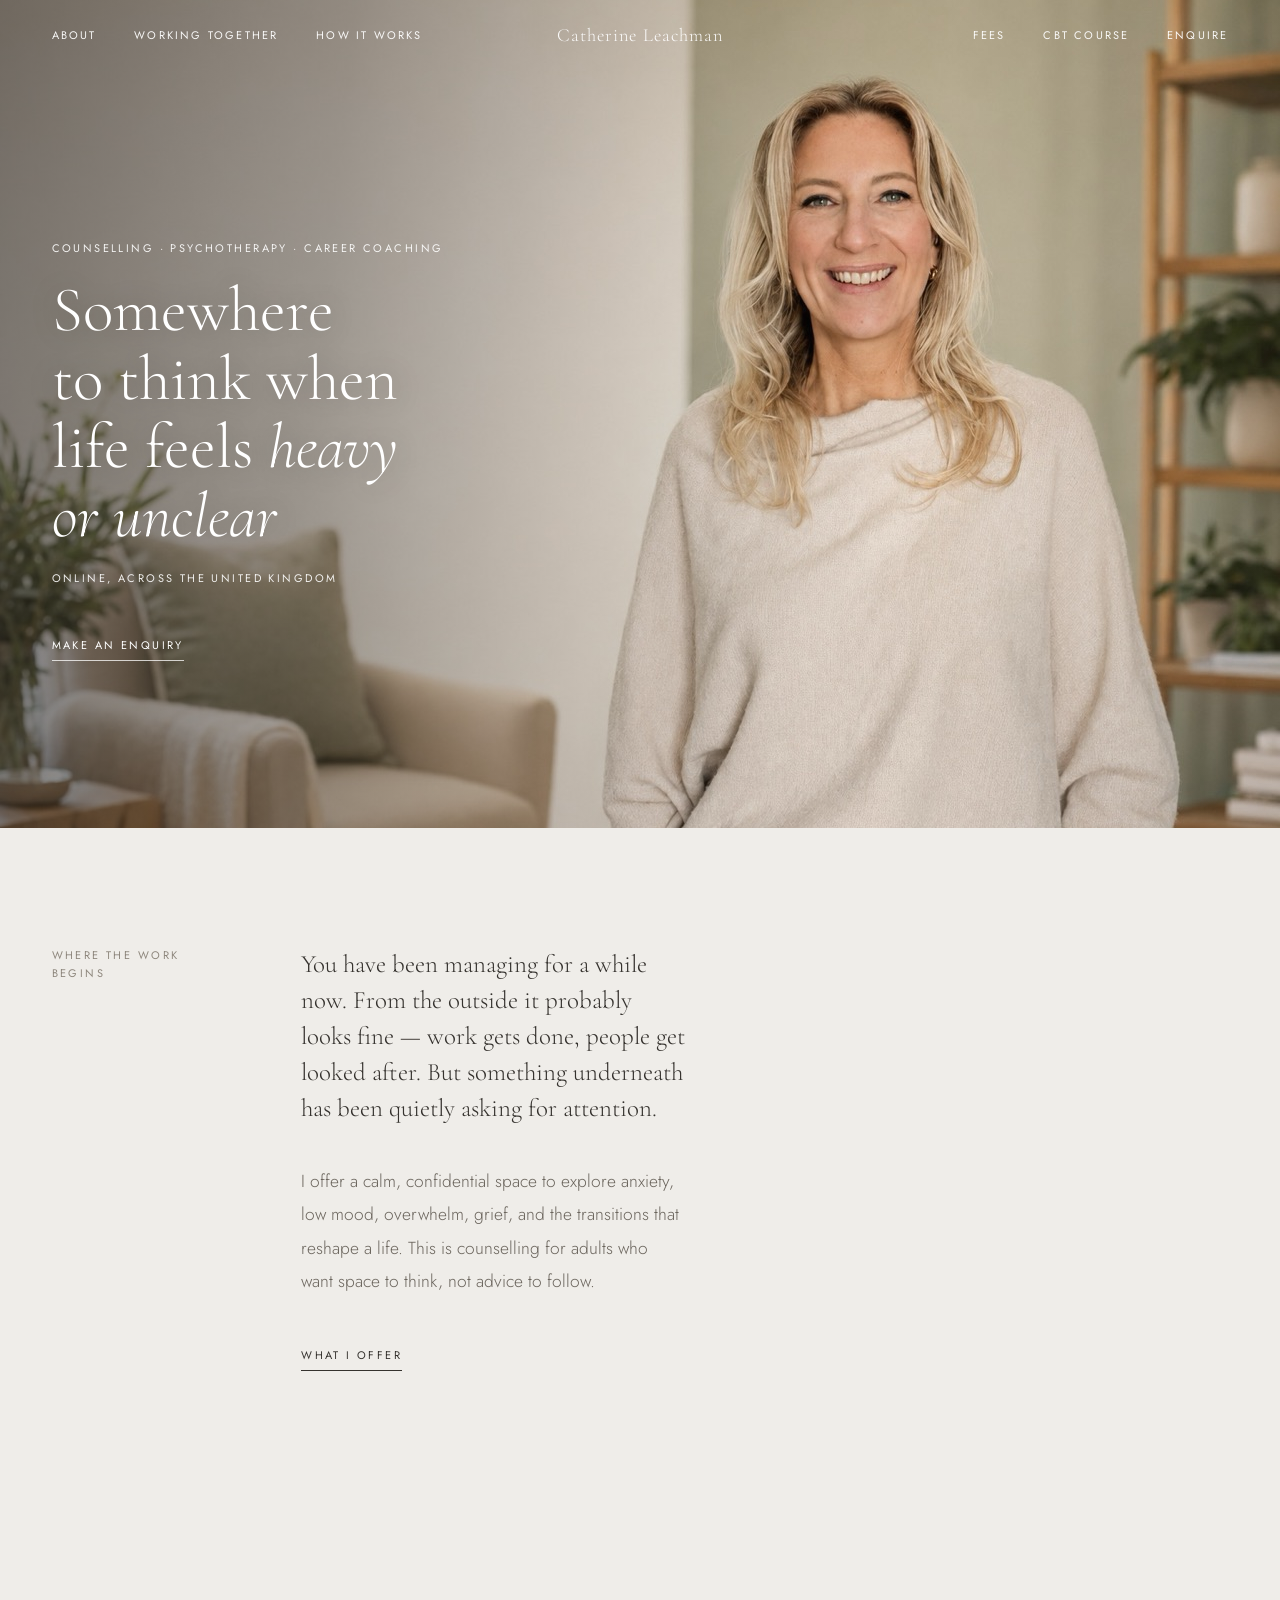
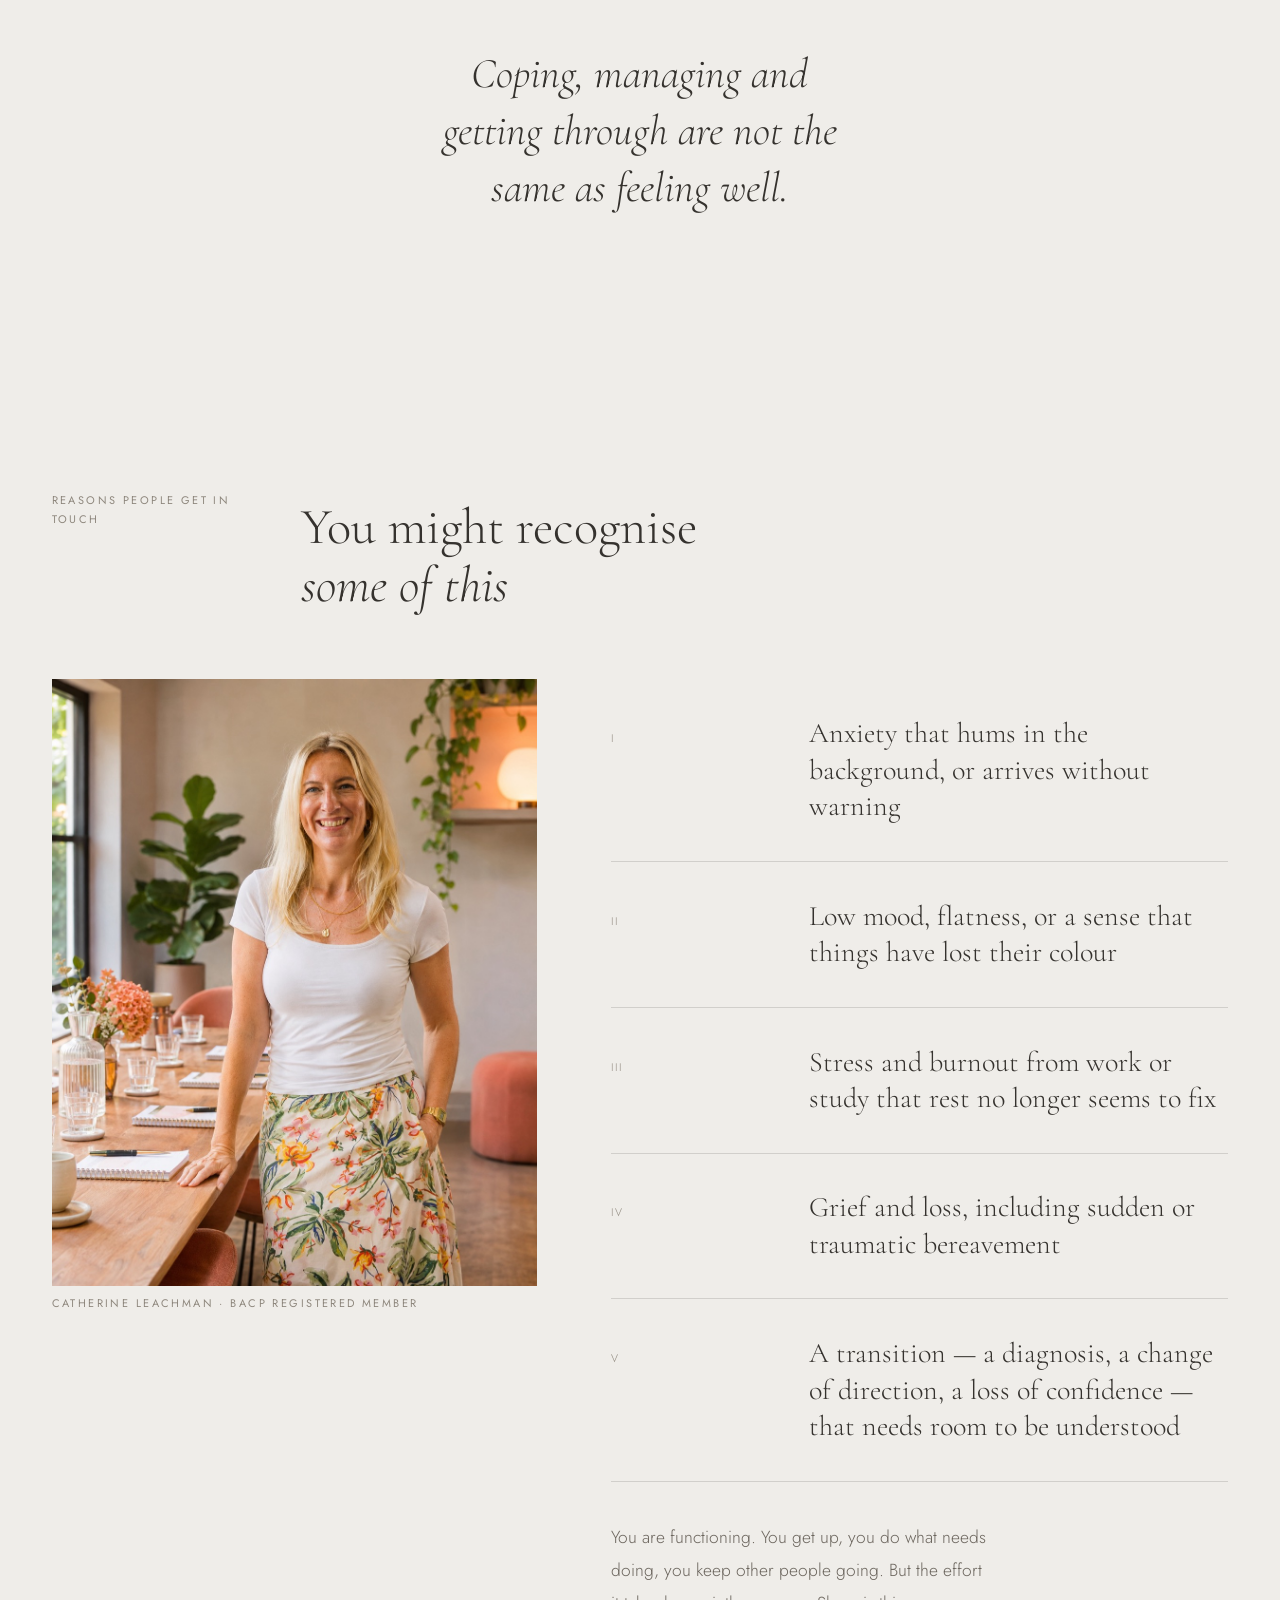
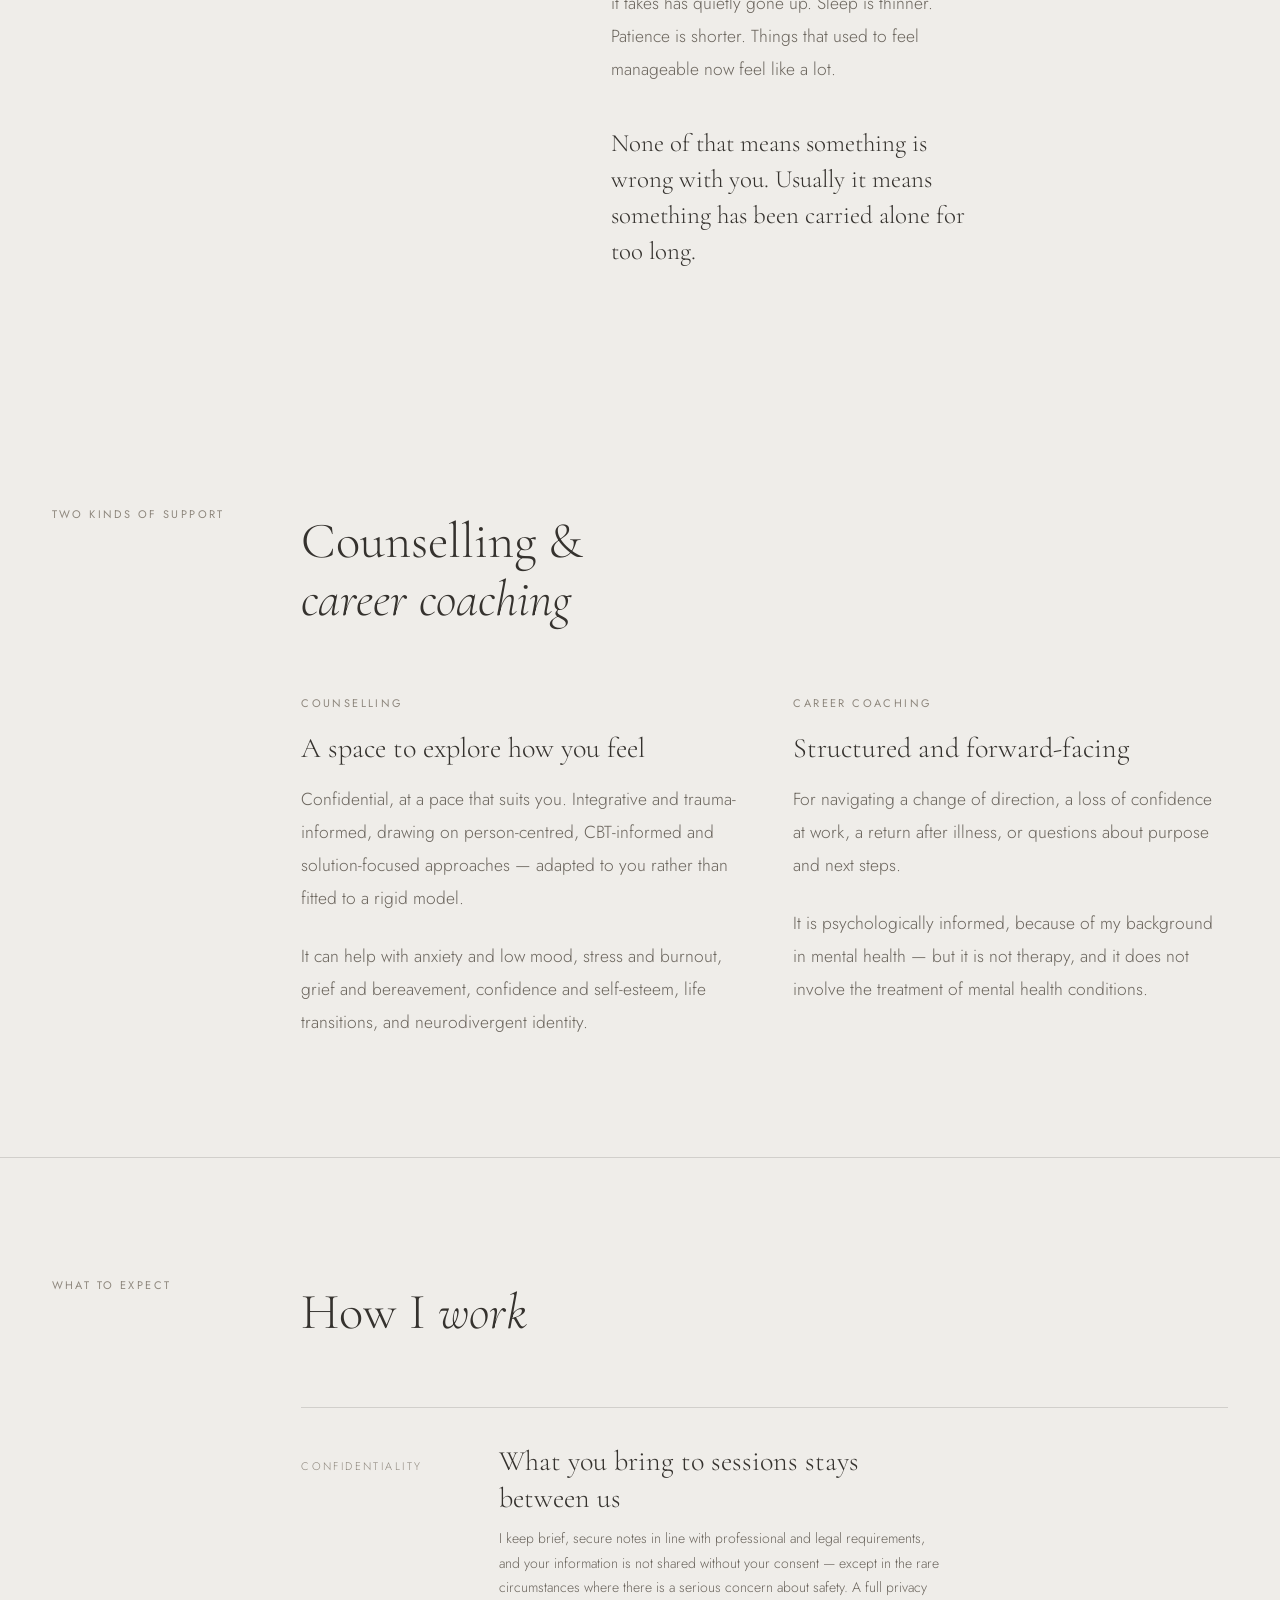
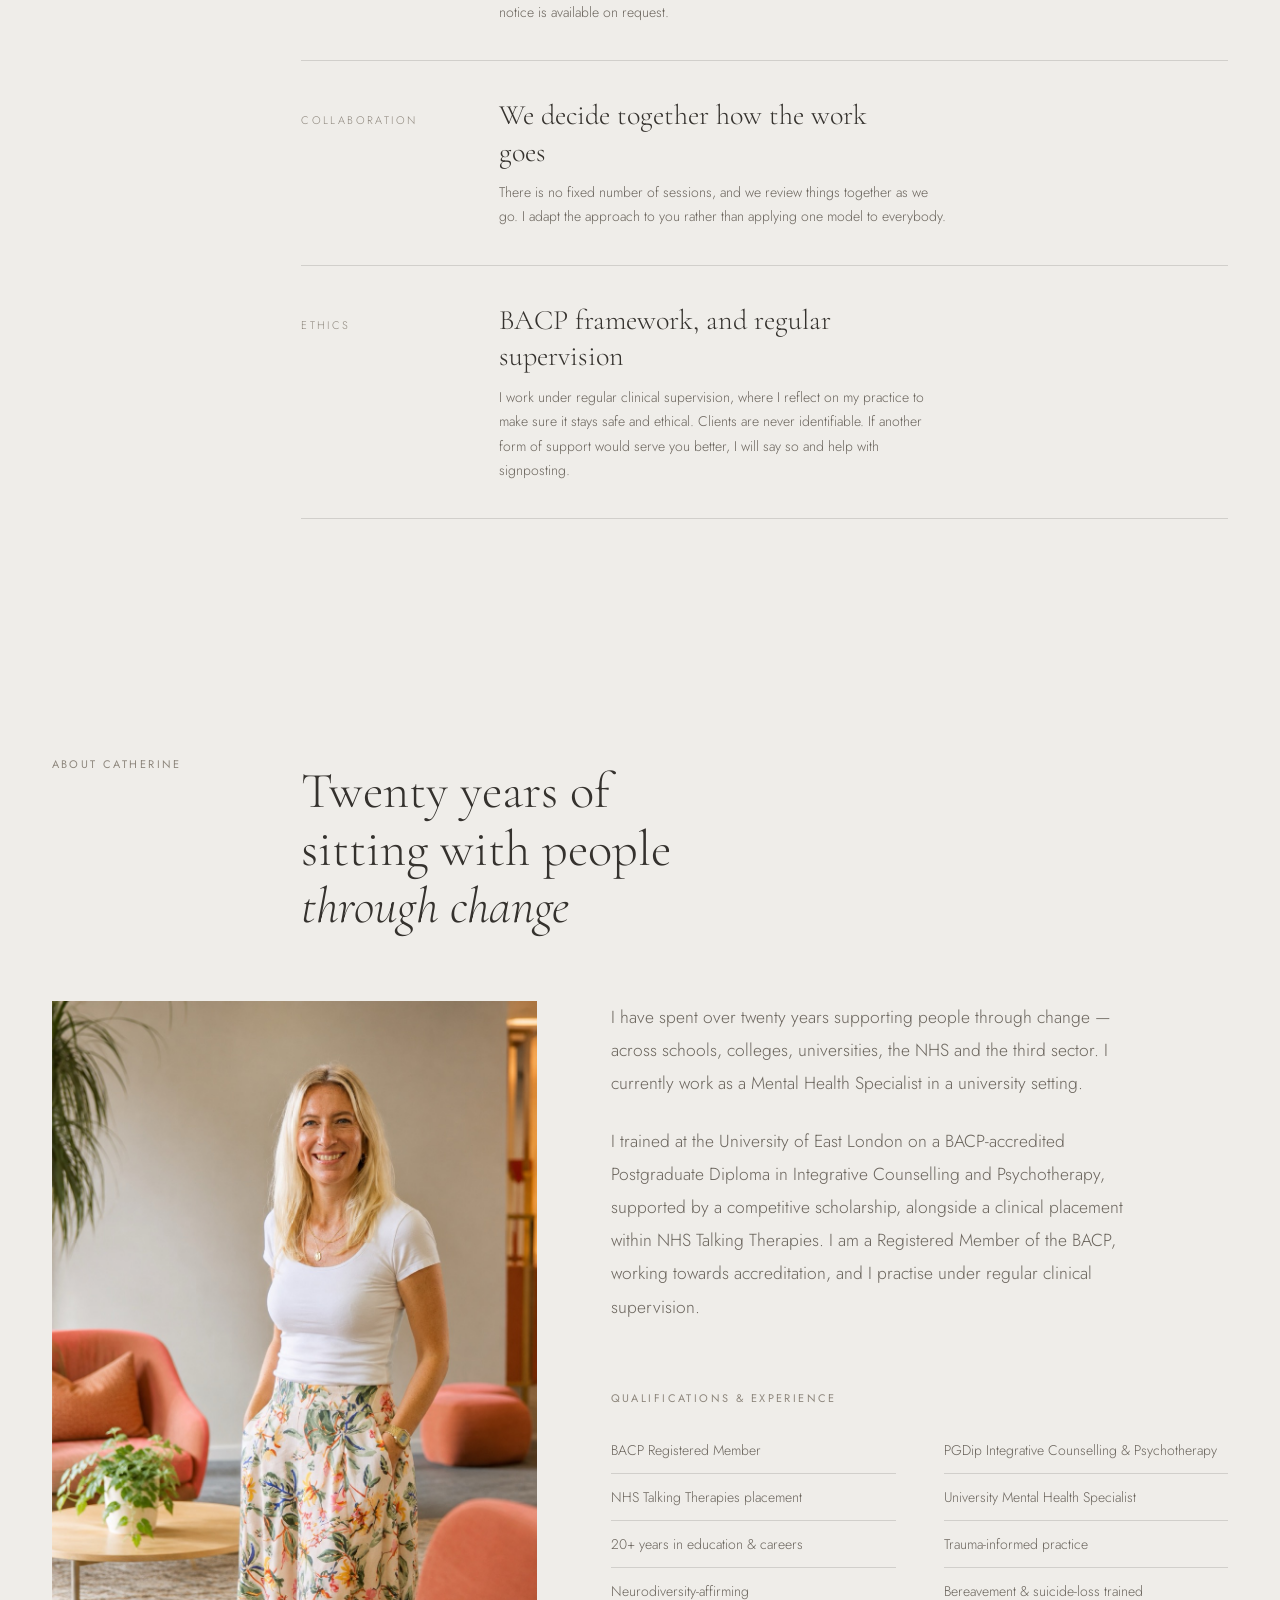
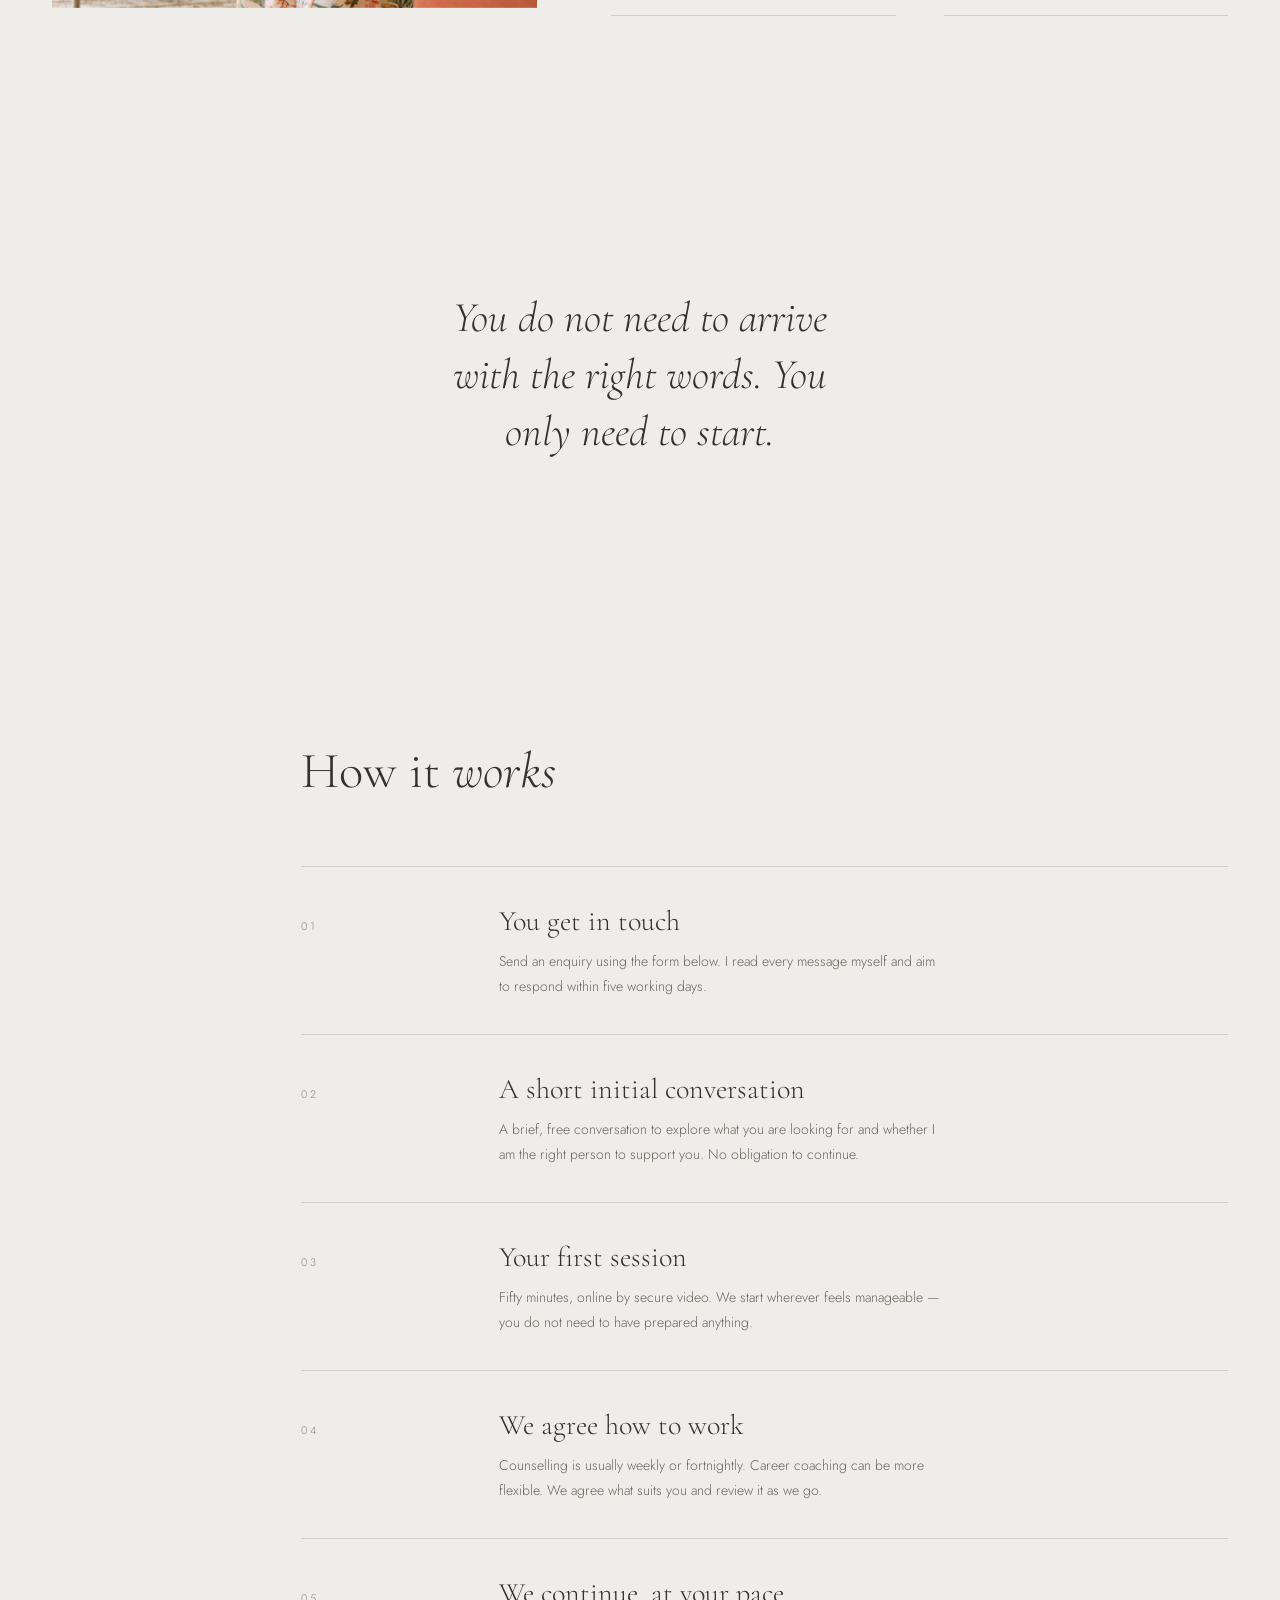
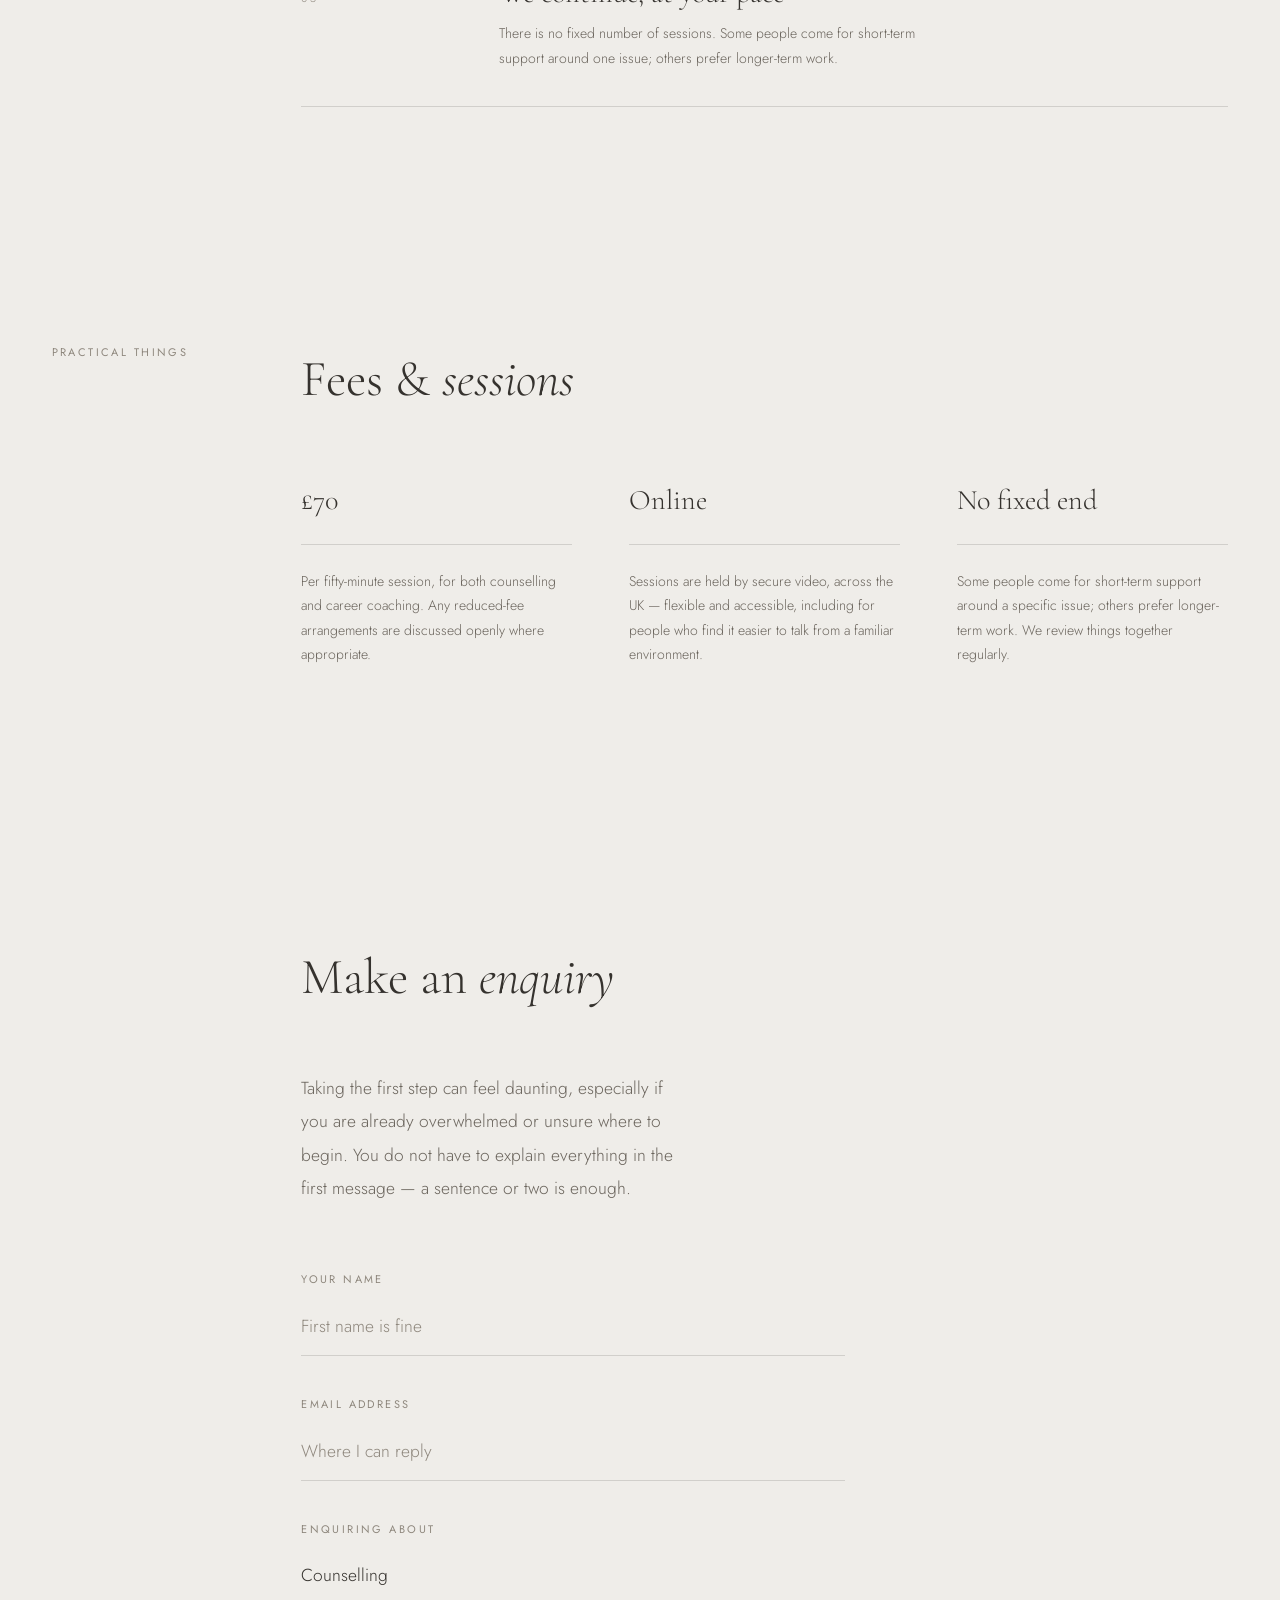
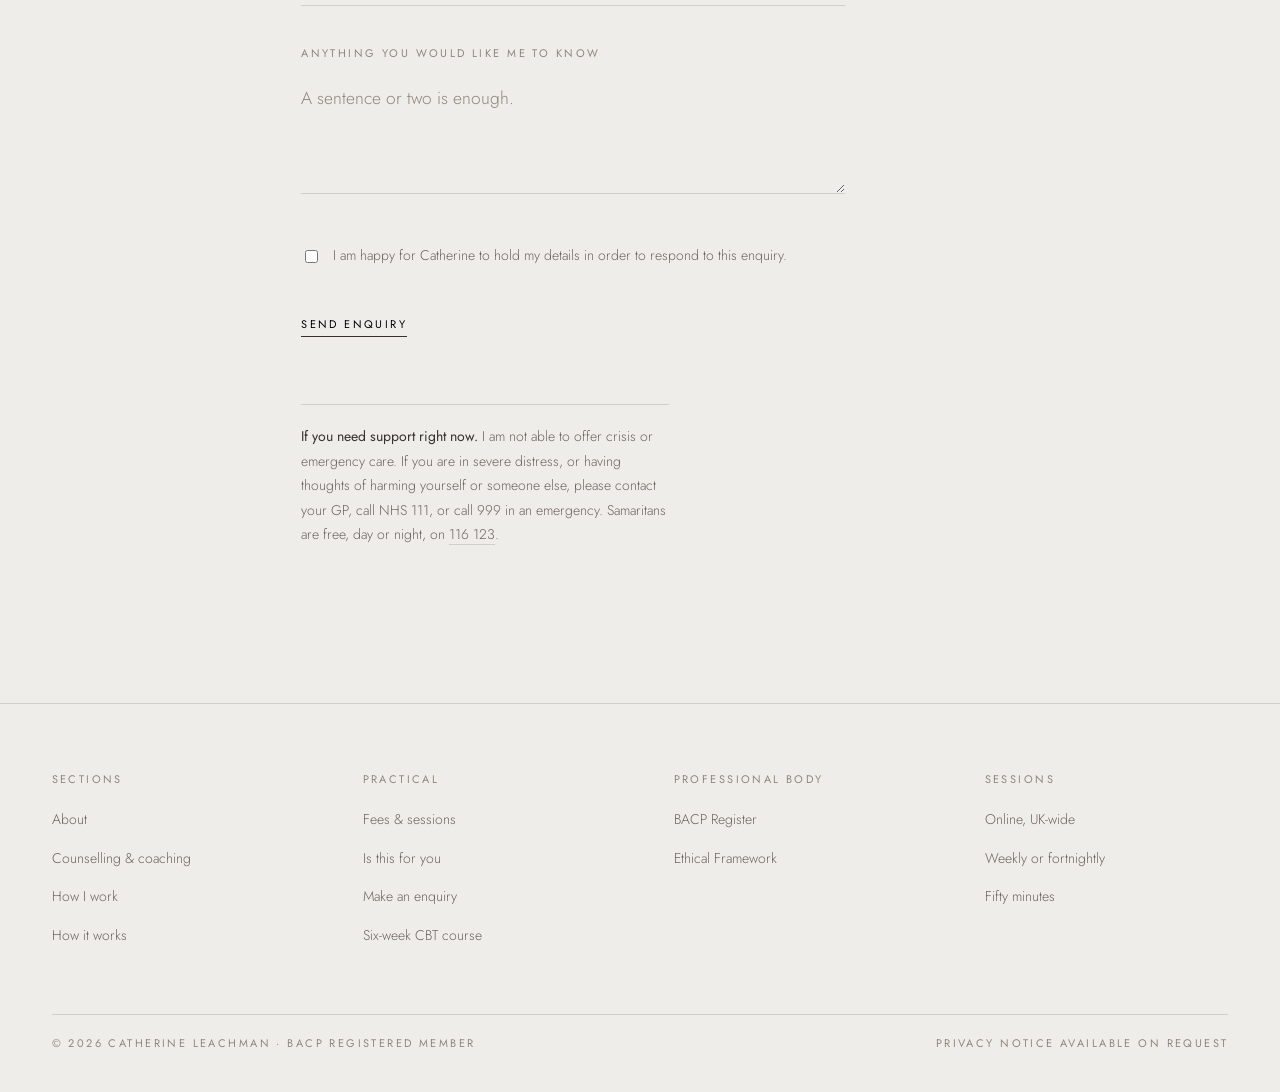
<file: alt/index.html>
<!DOCTYPE html>
<html lang="en-GB">
<head>
<meta charset="utf-8"/>
<meta name="viewport" content="width=device-width, initial-scale=1"/>
<title>Catherine Leachman — Counselling, Psychotherapy &amp; Career Coaching</title>
<meta name="description" content="Integrative counselling, psychotherapy and career coaching for adults. Online sessions across the UK. BACP Registered Member."/>
<meta name="theme-color" content="#EFEDE9"/>

<link rel="icon" href="../catherine-leachman-1.jpeg"/>
<link rel="preconnect" href="https://fonts.googleapis.com"/>
<link rel="preconnect" href="https://fonts.gstatic.com" crossorigin/>
<link href="https://fonts.googleapis.com/css2?family=Cormorant+Garamond:ital,wght@0,300;0,400;1,300;1,400&display=swap" rel="stylesheet"/>
<link href="https://fonts.googleapis.com/css2?family=Jost:wght@300;400;500&display=swap" rel="stylesheet"/>

<style>
/* ─────────────────────────────────────────────────────────
   Catherine Leachman — version two.
   Quiet studio register: bone ground, no accent colour,
   wide-tracked uppercase navigation, sticky photography,
   and motion that only ever fades.

   LAYOUT NOTE: everything sits on one grid — a narrow label
   column and a wide content column. Sub-grids never nest
   inside the content column at full width, which is what
   caused the cramping in the first pass.
   ───────────────────────────────────────────────────────── */

:root{
  --bone:      #EFEDE9;
  --bone-warm: #E7E3DC;
  --bone-deep: #DCD7CE;
  --ink:       #35322E;
  --ink-mid:   #6B655D;
  --ink-soft:  #8E877D;
  --hair:      rgba(53,50,46,0.16);

  --t-micro:  0.6875rem;
  --t-small:  0.875rem;
  --t-body:   clamp(0.98rem, 0.93rem + 0.22vw, 1.09rem);
  --t-lead:   clamp(1.15rem, 1rem + 0.7vw, 1.6rem);
  --t-h3:     clamp(1.3rem, 1.12rem + 0.8vw, 1.85rem);
  --t-h2:     clamp(1.9rem, 1.4rem + 2.2vw, 3.3rem);
  --t-h1:     clamp(2.2rem, 1.4rem + 3.2vw, 4.4rem);

  --s-1: 0.5rem;
  --s-2: clamp(0.9rem, 0.8rem + 0.5vw, 1.4rem);
  --s-3: clamp(1.6rem, 1.3rem + 1.4vw, 2.8rem);
  --s-4: clamp(2.6rem, 2rem + 2.6vw, 4.6rem);
  /* Trimmed hard: these were the source of the random voids */
  --s-5: clamp(4.5rem, 3.2rem + 5.2vw, 8.5rem);
  --s-6: clamp(6rem, 4.2rem + 7vw, 11rem);

  --gutter: clamp(1.25rem, 0.5rem + 3.4vw, 5rem);
  --nav-h: 4.5rem;

  /* The one grid the whole page uses */
  --col-label: clamp(7rem, 5rem + 8vw, 13rem);
  --col-gap:   clamp(1.75rem, 1rem + 4vw, 5.5rem);

  --slow: cubic-bezier(0.22, 1, 0.36, 1);
}

*,*::before,*::after{ box-sizing:border-box; }
html{ -webkit-text-size-adjust:100%; }
@media (prefers-reduced-motion: no-preference){ html{ scroll-behavior:smooth; } }

body{
  margin:0;
  background:var(--bone);
  color:var(--ink);
  font-family:"Jost", ui-sans-serif, system-ui, sans-serif;
  font-size:var(--t-body);
  font-weight:300;
  line-height:1.9;
  -webkit-font-smoothing:antialiased;
  overflow-x:hidden;
}

h1,h2,h3,h4{
  font-family:"Cormorant Garamond", Garamond, Georgia, serif;
  font-weight:300;
  line-height:1.14;
  margin:0;
  text-wrap:balance;
}

p{ margin:0 0 1.4em; }
p:last-child{ margin-bottom:0; }
a{ color:inherit; text-decoration:none; }
img{ display:block; max-width:100%; height:auto; }
::selection{ background:var(--bone-deep); }
:focus-visible{ outline:1px solid var(--ink); outline-offset:4px; }

/* ── Shell ──────────────────────────────────────────── */

.wrap{ width:min(100% - var(--gutter)*2, 80rem); margin-inline:auto; }
.band{ padding-block:var(--s-5); }
.band-lg{ padding-block:var(--s-6); }
section[id]{ scroll-margin-top:calc(var(--nav-h) + 1rem); }

.label{
  font-size:var(--t-micro);
  letter-spacing:0.22em;
  text-transform:uppercase;
  font-weight:400;
  color:var(--ink-soft);
  line-height:1.7;
  margin:0;
}

.ulink{
  display:inline-block;
  font-size:var(--t-micro);
  letter-spacing:0.22em;
  text-transform:uppercase;
  font-weight:400;
  padding-bottom:0.45em;
  border-bottom:1px solid var(--ink);
  transition:color 0.6s var(--slow), border-color 0.6s var(--slow);
}
.ulink:hover{ color:var(--ink-soft); border-color:var(--ink-soft); }

.rule{ height:1px; background:var(--hair); border:0; margin:0; }
.measure{ max-width:38ch; }
.lead{
  font-family:"Cormorant Garamond", Georgia, serif;
  font-size:var(--t-lead);
  line-height:1.45;
  font-weight:300;
}

/* ── THE GRID ───────────────────────────────────────
   Two tracks: a narrow label rail and the content column.
   Every section uses this, so the left rail lines up all
   the way down the page.                                */

.g{
  display:grid;
  grid-template-columns:var(--col-label) minmax(0,1fr);
  column-gap:var(--col-gap);
  row-gap:var(--s-3);
  align-items:start;
}
@media (max-width:820px){
  .g{ grid-template-columns:1fr; row-gap:var(--s-2); }
}
.g > .rail{ grid-column:1; }
.g > .body{ grid-column:2; }
@media (max-width:820px){
  .g > .rail, .g > .body{ grid-column:1; }
}

/* Two columns of prose INSIDE the content column.
   Min track is small enough that it genuinely forms two
   columns at desktop, and collapses cleanly below.       */
.duo{
  display:grid;
  grid-template-columns:repeat(auto-fit, minmax(min(100%, 17rem), 1fr));
  column-gap:clamp(1.75rem, 1rem + 3.2vw, 4.5rem);
  row-gap:var(--s-4);
}

/* ── Navigation ─────────────────────────────────────── */

.nav{
  position:fixed; inset:0 0 auto 0; z-index:50;
  height:var(--nav-h);
  display:flex; align-items:center;
  background:rgba(239,237,233,0);
  border-bottom:1px solid transparent;
  transition:background 0.8s var(--slow), border-color 0.8s var(--slow);
}
.nav[data-solid="true"]{
  background:rgba(239,237,233,0.94);
  backdrop-filter:blur(10px);
  -webkit-backdrop-filter:blur(10px);
  border-bottom-color:var(--hair);
}
.nav .wrap{
  display:grid;
  grid-template-columns:1fr auto 1fr;
  align-items:center;
  gap:var(--s-2);
}
.nav-side{ display:flex; gap:clamp(1.2rem, 0.6rem + 2.2vw, 3.2rem); }
.nav-side.right{ justify-content:flex-end; }
.nav a.n{
  font-size:var(--t-micro);
  letter-spacing:0.2em;
  text-transform:uppercase;
  font-weight:400;
  color:var(--ink-mid);
  white-space:nowrap;
  transition:color 0.5s var(--slow);
}
.nav a.n:hover{ color:var(--ink); }
.nav-mark{
  font-family:"Cormorant Garamond", Georgia, serif;
  font-size:1.15rem;
  letter-spacing:0.06em;
  white-space:nowrap;
}
.nav:not([data-solid="true"]) a.n,
.nav:not([data-solid="true"]) .nav-mark{ color:rgba(255,255,255,0.94); }

@media (max-width:860px){
  .nav .wrap{ grid-template-columns:auto 1fr; }
  .nav-side.left{ display:none; }
  .nav-mark{ justify-self:start; }
  .nav a.n[data-drop]{ display:none; }
}

/* ── Hero ───────────────────────────────────────────
   Text sits LEFT, in the empty wall area of the photo;
   Catherine stands right of centre and stays clear.     */

.hero{
  position:relative;
  min-height:min(92svh, 56rem);
  display:flex;
  align-items:center;
  overflow:hidden;
  background:var(--bone-deep);
}
.hero-img{
  position:absolute; inset:0;
  width:100%; height:100%;
  object-fit:cover;
  object-position:68% 38%;
  transform:scale(1.05);
  opacity:0;
  transition:transform 2.6s var(--slow), opacity 1.8s ease-out;
}
.ready .hero-img{ transform:scale(1); opacity:1; }
/* Weighted left so white type stays legible over the pale wall */
.hero::after{
  content:"";
  position:absolute; inset:0;
  background:linear-gradient(96deg,
    rgba(38,34,30,0.60) 0%,
    rgba(38,34,30,0.44) 26%,
    rgba(38,34,30,0.14) 52%,
    rgba(38,34,30,0.04) 70%,
    rgba(38,34,30,0.16) 100%);
}
.hero-inner{
  position:relative; z-index:2;
  width:min(100% - var(--gutter)*2, 80rem);
  margin-inline:auto;
  padding-top:var(--nav-h);
  color:#fff;
}
.hero-copy{ max-width:min(100%, 30rem); }
.hero h1{
  font-size:var(--t-h1);
  line-height:1.08;
  margin:var(--s-2) 0;
  text-shadow:0 1px 30px rgba(30,26,22,0.3);
}
.hero h1 em{ font-style:italic; }
.hero .label{ color:rgba(255,255,255,0.9); }
.hero-cta{ margin-top:var(--s-3); }
.hero-cta .ulink{ color:#fff; border-color:rgba(255,255,255,0.75); }
.hero-cta .ulink:hover{ color:rgba(255,255,255,0.78); border-color:rgba(255,255,255,0.45); }

@media (max-width:700px){
  .hero-img{ object-position:66% 32%; }
  .hero::after{
    background:linear-gradient(180deg,
      rgba(38,34,30,0.34) 0%, rgba(38,34,30,0.20) 40%, rgba(38,34,30,0.62) 100%);
  }
  .hero{ align-items:flex-end; }
  .hero-inner{ padding-bottom:var(--s-4); }
}

/* ── Sticky photography beside copy ─────────────────
   The image holds position while the copy moves past,
   then releases at the end of its section.              */

.media{
  display:grid;
  grid-template-columns:minmax(0,0.88fr) minmax(0,1.12fr);
  column-gap:clamp(2rem, 1rem + 4.5vw, 6rem);
  row-gap:var(--s-4);
  align-items:start;
}
@media (max-width:900px){ .media{ grid-template-columns:1fr; } }

.media-fig{
  position:sticky;
  top:calc(var(--nav-h) + 2rem);
  margin:0;
}
@media (max-width:900px){ .media-fig{ position:static; } }
.media-fig img{ width:100%; }
.media-fig figcaption{ margin-top:var(--s-1); }

.fig-portrait img{ aspect-ratio:4/5; object-fit:cover; object-position:75% center; }

/* ── Section headings ───────────────────────────────── */

.head{ margin-bottom:var(--s-4); }
.head h2{ font-size:var(--t-h2); max-width:18ch; margin-top:var(--s-1); }
.head h2 em{ font-style:italic; }

/* ── Quiet statement ────────────────────────────────── */

.statement{ padding-block:var(--s-6); text-align:center; }
.statement p{
  font-family:"Cormorant Garamond", Georgia, serif;
  font-size:clamp(1.45rem, 1.05rem + 2vw, 2.9rem);
  font-weight:300;
  font-style:italic;
  line-height:1.34;
  max-width:24ch;
  margin-inline:auto;
}

/* ── Rows ───────────────────────────────────────────
   Generous vertical padding and a real gap between the
   marker and the text — both missing in the first pass. */

.rows{ list-style:none; margin:0; padding:0; border-top:1px solid var(--hair); }
.rows li{
  border-bottom:1px solid var(--hair);
  padding-block:clamp(1.5rem, 1.2rem + 1.3vw, 2.5rem);
  display:grid;
  grid-template-columns:minmax(5rem, 9rem) minmax(0,1fr);
  column-gap:clamp(1.5rem, 1rem + 3vw, 4rem);
  row-gap:var(--s-1);
  align-items:baseline;
}
@media (max-width:640px){
  .rows li{ grid-template-columns:1fr; row-gap:0.6rem; }
}
.rows .n{ font-size:var(--t-micro); letter-spacing:0.22em; text-transform:uppercase; color:var(--ink-soft); }
.rows .t{
  font-family:"Cormorant Garamond", Georgia, serif;
  font-size:var(--t-h3);
  font-weight:300;
  line-height:1.3;
  max-width:32ch;
  display:block;
}
.rows p{ margin:0.7em 0 0; color:var(--ink-mid); font-size:var(--t-small); max-width:56ch; line-height:1.75; }

/* ── Facts ──────────────────────────────────────────── */

.facts{
  display:grid;
  grid-template-columns:repeat(auto-fit, minmax(min(100%,14rem),1fr));
  column-gap:clamp(1.75rem, 1rem + 3.2vw, 4.5rem);
  row-gap:var(--s-3);
  margin:0;
}
.facts dt{
  font-family:"Cormorant Garamond", Georgia, serif;
  font-size:var(--t-h3);
  font-weight:300;
  padding-bottom:0.6em;
  margin-bottom:0.85em;
  border-bottom:1px solid var(--hair);
}
.facts dd{ margin:0; color:var(--ink-mid); font-size:var(--t-small); line-height:1.75; }

/* ── Credentials ────────────────────────────────────── */

.creds{
  list-style:none; margin:0; padding:0;
  display:grid;
  grid-template-columns:repeat(auto-fit, minmax(min(100%,15rem),1fr));
  column-gap:clamp(1.5rem, 1rem + 2.5vw, 3.5rem);
}
.creds li{
  font-size:var(--t-small);
  color:var(--ink-mid);
  padding-block:0.7em;
  border-bottom:1px solid var(--hair);
}

/* ── Image slot ─────────────────────────────────────── */

.slot{
  aspect-ratio:4/5;
  background:var(--bone-warm);
  border:1px solid var(--hair);
  display:grid; place-items:center; text-align:center;
  padding:var(--s-2);
}

/* ── Form ───────────────────────────────────────────── */

.form{ max-width:34rem; }
.field{ margin-bottom:var(--s-3); }
.field label{ display:block; margin-bottom:0.8em; }
.field input,.field textarea,.field select{
  width:100%; font:inherit; font-size:var(--t-body);
  color:var(--ink); background:transparent;
  border:0; border-bottom:1px solid var(--hair); border-radius:0;
  padding:0.7em 0; appearance:none;
  transition:border-color 0.6s var(--slow);
}
.field textarea{ min-height:7em; resize:vertical; line-height:1.7; }
.field input:focus,.field textarea:focus,.field select:focus{ outline:none; border-bottom-color:var(--ink); }
.field ::placeholder{ color:var(--ink-soft); }
.consent{
  display:flex; gap:0.85em; align-items:flex-start;
  font-size:var(--t-small); color:var(--ink-mid);
  margin-bottom:var(--s-3); cursor:pointer; line-height:1.65;
}
.consent input{ width:0.95em; height:0.95em; margin-top:0.5em; flex:0 0 auto; accent-color:var(--ink); }
button.ulink{ background:none; border:0; border-bottom:1px solid var(--ink); font-family:inherit; cursor:pointer; padding:0 0 0.45em; }
.status{ margin-top:var(--s-2); font-size:var(--t-small); color:var(--ink-mid); opacity:0; transition:opacity 0.5s ease; }
.status[data-shown="true"]{ opacity:1; }

.safety{
  margin-top:var(--s-4); padding-top:var(--s-2);
  border-top:1px solid var(--hair);
  font-size:var(--t-small); color:var(--ink-mid);
  max-width:46ch; line-height:1.75;
}
.safety strong{ color:var(--ink); font-weight:400; }
.safety a{ border-bottom:1px solid var(--hair); }

/* ── Footer ─────────────────────────────────────────── */

.foot{ padding-block:var(--s-4) var(--s-3); border-top:1px solid var(--hair); }
.foot-cols{
  display:grid;
  grid-template-columns:repeat(auto-fit, minmax(min(100%,11rem),1fr));
  column-gap:var(--col-gap);
  row-gap:var(--s-3);
  margin-bottom:var(--s-4);
}
.foot ul{ list-style:none; margin:1em 0 0; padding:0; display:grid; gap:0.7em; }
.foot li{ font-size:var(--t-small); color:var(--ink-mid); }
.foot a:hover{ color:var(--ink); }
.foot-base{
  display:flex; flex-wrap:wrap; justify-content:space-between; gap:var(--s-2);
  padding-top:var(--s-2); border-top:1px solid var(--hair);
}

/* ── Motion ─────────────────────────────────────────── */

[data-fade]{
  opacity:0; transform:translateY(1.1rem);
  transition:opacity 1.4s var(--slow), transform 1.5s var(--slow);
}
[data-fade].in{ opacity:1; transform:none; }
[data-fade][data-d="1"]{ transition-delay:0.13s; }
[data-fade][data-d="2"]{ transition-delay:0.26s; }
[data-fade][data-d="3"]{ transition-delay:0.39s; }

@media (prefers-reduced-motion: reduce){
  *,*::before,*::after{
    animation-duration:0.01ms !important;
    transition-duration:0.01ms !important;
    scroll-behavior:auto !important;
  }
  [data-fade]{ opacity:1 !important; transform:none !important; }
  .hero-img{ opacity:1 !important; transform:none !important; }
  .media-fig{ position:static !important; }
}
</style>
</head>

<body>

<nav class="nav" id="nav">
  <div class="wrap">
    <div class="nav-side left">
      <a class="n" href="#about">About</a>
      <a class="n" href="#working" data-drop>Working together</a>
      <a class="n" href="#process" data-drop>How it works</a>
    </div>
    <a class="nav-mark" href="#top">Catherine Leachman</a>
    <div class="nav-side right">
      <a class="n" href="#practical" data-drop>Fees</a>
      <a class="n" href="/course" data-drop>CBT course</a>
      <a class="n" href="#enquiry">Enquire</a>
    </div>
  </div>
</nav>

<main id="top">

  <!-- Hero — copy left, Catherine right ───────────── -->
  <header class="hero">
    <img class="hero-img" src="../catherine-leachman-1.jpeg"
         alt="Catherine Leachman in the room where she works"/>
    <div class="hero-inner">
      <div class="hero-copy">
        <p class="label" data-fade>Counselling · Psychotherapy · Career coaching</p>
        <h1 data-fade data-d="1">Somewhere to think when life feels <em>heavy or unclear</em></h1>
        <p class="label" data-fade data-d="2">Online, across the United Kingdom</p>
        <div class="hero-cta" data-fade data-d="3">
          <a class="ulink" href="#enquiry">Make an enquiry</a>
        </div>
      </div>
    </div>
  </header>

  <!-- Where the work begins ────────────────────────── -->
  <section class="band" id="intro">
    <div class="wrap g">
      <p class="label rail" data-fade>Where the work begins</p>
      <div class="body">
        <p class="lead" data-fade style="max-width:32ch; margin-bottom:var(--s-3)">
          You have been managing for a while now. From the outside it probably
          looks fine — work gets done, people get looked after. But something
          underneath has been quietly asking for attention.
        </p>
        <p class="measure" data-fade data-d="1" style="color:var(--ink-mid)">
          I offer a calm, confidential space to explore anxiety, low mood,
          overwhelm, grief, and the transitions that reshape a life. This is
          counselling for adults who want space to think, not advice to follow.
        </p>
        <p style="margin-top:var(--s-3)" data-fade data-d="2">
          <a class="ulink" href="#working">What I offer</a>
        </p>
      </div>
    </div>
  </section>

  <!-- Statement ────────────────────────────────────── -->
  <section class="statement">
    <div class="wrap">
      <p data-fade>Coping, managing and getting through are not the same as feeling well.</p>
    </div>
  </section>

  <!-- Reasons — sticky portrait beside the list ────── -->
  <section class="band" id="reasons">
    <div class="wrap">
      <div class="head g">
        <p class="label rail" data-fade>Reasons people get in touch</p>
        <div class="body">
          <h2 data-fade>You might recognise <em>some of this</em></h2>
        </div>
      </div>

      <div class="media">
        <figure class="media-fig fig-portrait" data-fade>
          <img src="../catherine-leachman-5.jpeg" alt="Catherine Leachman"/>
          <figcaption class="label">Catherine Leachman · BACP Registered Member</figcaption>
        </figure>

        <div>
          <ul class="rows" style="border-top:0">
            <li data-fade><span class="n">I</span><span class="t">Anxiety that hums in the background, or arrives without warning</span></li>
            <li data-fade><span class="n">II</span><span class="t">Low mood, flatness, or a sense that things have lost their colour</span></li>
            <li data-fade><span class="n">III</span><span class="t">Stress and burnout from work or study that rest no longer seems to fix</span></li>
            <li data-fade><span class="n">IV</span><span class="t">Grief and loss, including sudden or traumatic bereavement</span></li>
            <li data-fade><span class="n">V</span><span class="t">A transition — a diagnosis, a change of direction, a loss of confidence — that needs room to be understood</span></li>
          </ul>
          <p class="measure" data-fade style="margin-top:var(--s-3); color:var(--ink-mid)">
            You are functioning. You get up, you do what needs doing, you keep
            other people going. But the effort it takes has quietly gone up.
            Sleep is thinner. Patience is shorter. Things that used to feel
            manageable now feel like a lot.
          </p>
          <p class="lead" data-fade style="margin-top:var(--s-3); max-width:30ch">
            None of that means something is wrong with you. Usually it means
            something has been carried alone for too long.
          </p>
        </div>
      </div>
    </div>
  </section>

  <!-- Working together ─────────────────────────────── -->
  <section class="band" id="working">
    <div class="wrap g">
      <p class="label rail" data-fade>Two kinds of support</p>
      <div class="body">
        <div class="head">
          <h2 data-fade>Counselling &amp; <em>career coaching</em></h2>
        </div>
        <div class="duo">
          <div data-fade>
            <p class="label" style="margin-bottom:var(--s-2)">Counselling</p>
            <h3 style="font-size:var(--t-h3); margin-bottom:var(--s-2)">A space to explore how you feel</h3>
            <p style="color:var(--ink-mid)">Confidential, at a pace that suits you. Integrative and
              trauma-informed, drawing on person-centred, CBT-informed and
              solution-focused approaches — adapted to you rather than fitted to
              a rigid model.</p>
            <p style="color:var(--ink-mid)">It can help with anxiety and low mood, stress and burnout,
              grief and bereavement, confidence and self-esteem, life transitions,
              and neurodivergent identity.</p>
          </div>
          <div data-fade data-d="1">
            <p class="label" style="margin-bottom:var(--s-2)">Career coaching</p>
            <h3 style="font-size:var(--t-h3); margin-bottom:var(--s-2)">Structured and forward-facing</h3>
            <p style="color:var(--ink-mid)">For navigating a change of direction, a loss of confidence
              at work, a return after illness, or questions about purpose and
              next steps.</p>
            <p style="color:var(--ink-mid)">It is psychologically informed, because of my background in
              mental health — but it is not therapy, and it does not involve the
              treatment of mental health conditions.</p>
          </div>
        </div>
      </div>
    </div>
  </section>

  <hr class="rule"/>

  <!-- How I work ───────────────────────────────────── -->
  <section class="band" id="principles">
    <div class="wrap g">
      <p class="label rail" data-fade>What to expect</p>
      <div class="body">
        <div class="head"><h2 data-fade>How I <em>work</em></h2></div>
        <ul class="rows">
          <li data-fade>
            <span class="n">Confidentiality</span>
            <div>
              <span class="t">What you bring to sessions stays between us</span>
              <p>I keep brief, secure notes in line with professional and legal
                requirements, and your information is not shared without your
                consent — except in the rare circumstances where there is a
                serious concern about safety. A full privacy notice is available
                on request.</p>
            </div>
          </li>
          <li data-fade>
            <span class="n">Collaboration</span>
            <div>
              <span class="t">We decide together how the work goes</span>
              <p>There is no fixed number of sessions, and we review things
                together as we go. I adapt the approach to you rather than
                applying one model to everybody.</p>
            </div>
          </li>
          <li data-fade>
            <span class="n">Ethics</span>
            <div>
              <span class="t">BACP framework, and regular supervision</span>
              <p>I work under regular clinical supervision, where I reflect on my
                practice to make sure it stays safe and ethical. Clients are never
                identifiable. If another form of support would serve you better,
                I will say so and help with signposting.</p>
            </div>
          </li>
        </ul>
      </div>
    </div>
  </section>

  <!-- About — sticky image beside the copy ─────────── -->
  <section class="band" id="about">
    <div class="wrap">
      <div class="head g">
        <p class="label rail" data-fade>About Catherine</p>
        <div class="body">
          <h2 data-fade>Twenty years of sitting with people <em>through change</em></h2>
        </div>
      </div>

      <div class="media">
        <figure class="media-fig" data-fade>
          <img src="../catherine-leachman-4.jpeg" alt="Catherine Leachman, standing and smiling" style="aspect-ratio:4/5; object-fit:cover"/>
        </figure>

        <div>
          <p data-fade style="color:var(--ink-mid); max-width:52ch">
            I have spent over twenty years supporting people through change —
            across schools, colleges, universities, the NHS and the third sector.
            I currently work as a Mental Health Specialist in a university setting.
          </p>
          <p data-fade data-d="1" style="color:var(--ink-mid); max-width:52ch">
            I trained at the University of East London on a BACP-accredited
            Postgraduate Diploma in Integrative Counselling and Psychotherapy,
            supported by a competitive scholarship, alongside a clinical placement
            within NHS Talking Therapies. I am a Registered Member of the BACP,
            working towards accreditation, and I practise under regular clinical
            supervision.
          </p>
          <p class="label" data-fade data-d="2" style="margin:var(--s-4) 0 var(--s-2)">
            Qualifications &amp; experience
          </p>
          <ul class="creds" data-fade data-d="2">
            <li>BACP Registered Member</li>
            <li>PGDip Integrative Counselling &amp; Psychotherapy</li>
            <li>NHS Talking Therapies placement</li>
            <li>University Mental Health Specialist</li>
            <li>20+ years in education &amp; careers</li>
            <li>Trauma-informed practice</li>
            <li>Neurodiversity-affirming</li>
            <li>Bereavement &amp; suicide-loss trained</li>
          </ul>
        </div>
      </div>
    </div>
  </section>

  <!-- Statement ────────────────────────────────────── -->
  <section class="statement">
    <div class="wrap">
      <p data-fade>You do not need to arrive with the right words. You only need to start.</p>
    </div>
  </section>

  <!-- Process ──────────────────────────────────────── -->
  <section class="band" id="process">
    <div class="wrap g">
      <p class="label rail" data-fade>No waiting list, no pressure</p>
      <div class="body">
        <div class="head"><h2 data-fade>How it <em>works</em></h2></div>
        <ul class="rows">
          <li data-fade><span class="n">01</span><div><span class="t">You get in touch</span>
            <p>Send an enquiry using the form below. I read every message myself and aim to respond within five working days.</p></div></li>
          <li data-fade><span class="n">02</span><div><span class="t">A short initial conversation</span>
            <p>A brief, free conversation to explore what you are looking for and whether I am the right person to support you. No obligation to continue.</p></div></li>
          <li data-fade><span class="n">03</span><div><span class="t">Your first session</span>
            <p>Fifty minutes, online by secure video. We start wherever feels manageable — you do not need to have prepared anything.</p></div></li>
          <li data-fade><span class="n">04</span><div><span class="t">We agree how to work</span>
            <p>Counselling is usually weekly or fortnightly. Career coaching can be more flexible. We agree what suits you and review it as we go.</p></div></li>
          <li data-fade><span class="n">05</span><div><span class="t">We continue, at your pace</span>
            <p>There is no fixed number of sessions. Some people come for short-term support around one issue; others prefer longer-term work.</p></div></li>
        </ul>
      </div>
    </div>
  </section>

  <!-- Practical ────────────────────────────────────── -->
  <section class="band" id="practical">
    <div class="wrap g">
      <p class="label rail" data-fade>Practical things</p>
      <div class="body">
        <div class="head"><h2 data-fade>Fees &amp; <em>sessions</em></h2></div>
        <dl class="facts">
          <div data-fade>
            <dt>£70</dt>
            <dd>Per fifty-minute session, for both counselling and career coaching. Any reduced-fee arrangements are discussed openly where appropriate.</dd>
          </div>
          <div data-fade data-d="1">
            <dt>Online</dt>
            <dd>Sessions are held by secure video, across the UK — flexible and accessible, including for people who find it easier to talk from a familiar environment.</dd>
          </div>
          <div data-fade data-d="2">
            <dt>No fixed end</dt>
            <dd>Some people come for short-term support around a specific issue; others prefer longer-term work. We review things together regularly.</dd>
          </div>
        </dl>
      </div>
    </div>
  </section>

  <!-- Enquiry ──────────────────────────────────────── -->
  <section class="band-lg" id="enquiry">
    <div class="wrap g">
      <p class="label rail" data-fade>Reply within five working days</p>
      <div class="body">
        <div class="head"><h2 data-fade>Make an <em>enquiry</em></h2></div>
        <p class="measure" data-fade style="color:var(--ink-mid); margin-bottom:var(--s-4)">
          Taking the first step can feel daunting, especially if you are already
          overwhelmed or unsure where to begin. You do not have to explain
          everything in the first message — a sentence or two is enough.
        </p>

        <!-- Posts to the Vercel function in /api/contact.js, which emails Catherine via Resend -->
        <form class="form" id="form" action="/api/contact" method="POST" data-fade>
          <div style="position:absolute; left:-9999px" aria-hidden="true">
            <label>Leave this empty <input type="text" name="website" tabindex="-1" autocomplete="off"/></label>
          </div>
          <div class="field">
            <label class="label" for="n">Your name</label>
            <input id="n" name="name" type="text" placeholder="First name is fine" required/>
          </div>
          <div class="field">
            <label class="label" for="e">Email address</label>
            <input id="e" name="email" type="email" placeholder="Where I can reply" required/>
          </div>
          <div class="field">
            <label class="label" for="i">Enquiring about</label>
            <select id="i" name="interest">
              <option>Counselling</option>
              <option>Career coaching</option>
              <option>Not sure yet</option>
            </select>
          </div>
          <div class="field">
            <label class="label" for="m">Anything you would like me to know</label>
            <textarea id="m" name="message" placeholder="A sentence or two is enough."></textarea>
          </div>
          <label class="consent">
            <input type="checkbox" name="consent" required/>
            <span>I am happy for Catherine to hold my details in order to respond to this enquiry.</span>
          </label>
          <button class="ulink" type="submit">Send enquiry</button>
          <p class="status" id="status" role="status" aria-live="polite"></p>
        </form>

        <aside class="safety" data-fade>
          <strong>If you need support right now.</strong>
          I am not able to offer crisis or emergency care. If you are in severe
          distress, or having thoughts of harming yourself or someone else,
          please contact your GP, call NHS 111, or call 999 in an emergency.
          Samaritans are free, day or night, on <a href="tel:116123">116 123</a>.
        </aside>
      </div>
    </div>
  </section>

</main>

<footer class="foot">
  <div class="wrap">
    <div class="foot-cols">
      <div>
        <p class="label">Sections</p>
        <ul>
          <li><a href="#about">About</a></li>
          <li><a href="#working">Counselling &amp; coaching</a></li>
          <li><a href="#principles">How I work</a></li>
          <li><a href="#process">How it works</a></li>
        </ul>
      </div>
      <div>
        <p class="label">Practical</p>
        <ul>
          <li><a href="#practical">Fees &amp; sessions</a></li>
          <li><a href="#reasons">Is this for you</a></li>
          <li><a href="#enquiry">Make an enquiry</a></li>
          <li><a href="/course">Six-week CBT course</a></li>
        </ul>
      </div>
      <div>
        <p class="label">Professional body</p>
        <ul>
          <li><a href="https://www.bacp.co.uk/search/Register" target="_blank" rel="noopener">BACP Register</a></li>
          <li><a href="https://www.bacp.co.uk/events-and-resources/ethics-and-standards/ethical-framework-for-the-counselling-professions/" target="_blank" rel="noopener">Ethical Framework</a></li>
        </ul>
      </div>
      <div>
        <p class="label">Sessions</p>
        <ul>
          <li>Online, UK-wide</li>
          <li>Weekly or fortnightly</li>
          <li>Fifty minutes</li>
        </ul>
      </div>
    </div>
    <div class="foot-base">
      <span class="label">© 2026 Catherine Leachman · BACP Registered Member</span>
      <span class="label">Privacy notice available on request</span>
    </div>
  </div>
</footer>

<script>
(function(){
  "use strict";
  var booted = false;

  function boot(){
    if (booted) return;
    booted = true;
    document.documentElement.classList.add("ready");

    var nav = document.getElementById("nav");
    var hero = document.querySelector(".hero");

    function onScroll(){
      var past = hero ? (window.scrollY > hero.offsetHeight - 90) : (window.scrollY > 40);
      nav.setAttribute("data-solid", past ? "true" : "false");
    }
    var tick = false;
    window.addEventListener("scroll", function(){
      if (!tick){ tick = true; requestAnimationFrame(function(){ onScroll(); tick = false; }); }
    }, { passive:true });
    window.addEventListener("resize", onScroll, { passive:true });
    onScroll();

    var items = [].slice.call(document.querySelectorAll("[data-fade]"));
    if ("IntersectionObserver" in window){
      var io = new IntersectionObserver(function(es){
        es.forEach(function(e){
          if (e.isIntersecting){ e.target.classList.add("in"); io.unobserve(e.target); }
        });
      }, { rootMargin:"0px 0px -10% 0px", threshold:0.05 });
      items.forEach(function(el){ io.observe(el); });
    } else {
      items.forEach(function(el){ el.classList.add("in"); });
    }

    var form = document.getElementById("form");
    if (form){
      form.addEventListener("submit", function(e){
        e.preventDefault();
        var s = document.getElementById("status");
        var btn = form.querySelector("button[type=submit]");
        function say(msg){ s.textContent = msg; s.setAttribute("data-shown","true"); }
        var data = {};
        new FormData(form).forEach(function(v, k){ data[k] = v; });
        btn.disabled = true;
        say("Sending…");
        fetch(form.getAttribute("action"), {
          method: "POST",
          headers: { "Content-Type": "application/json", "Accept": "application/json" },
          body: JSON.stringify(data)
        }).then(function(r){
          if (!r.ok) throw new Error("bad status");
          form.reset();
          say("Thank you. Your enquiry has been sent, and I will reply within five working days.");
        }).catch(function(){
          say("Sorry, something went wrong and your message was not sent. Please try again in a moment.");
        }).then(function(){ btn.disabled = false; });
      });
    }
  }

  if (document.fonts && document.fonts.ready) document.fonts.ready.then(boot).catch(boot);
  window.addEventListener("load", boot);
  setTimeout(boot, 1200);
  if (document.readyState === "complete") boot();
})();
</script>

</body>
</html>
</file>
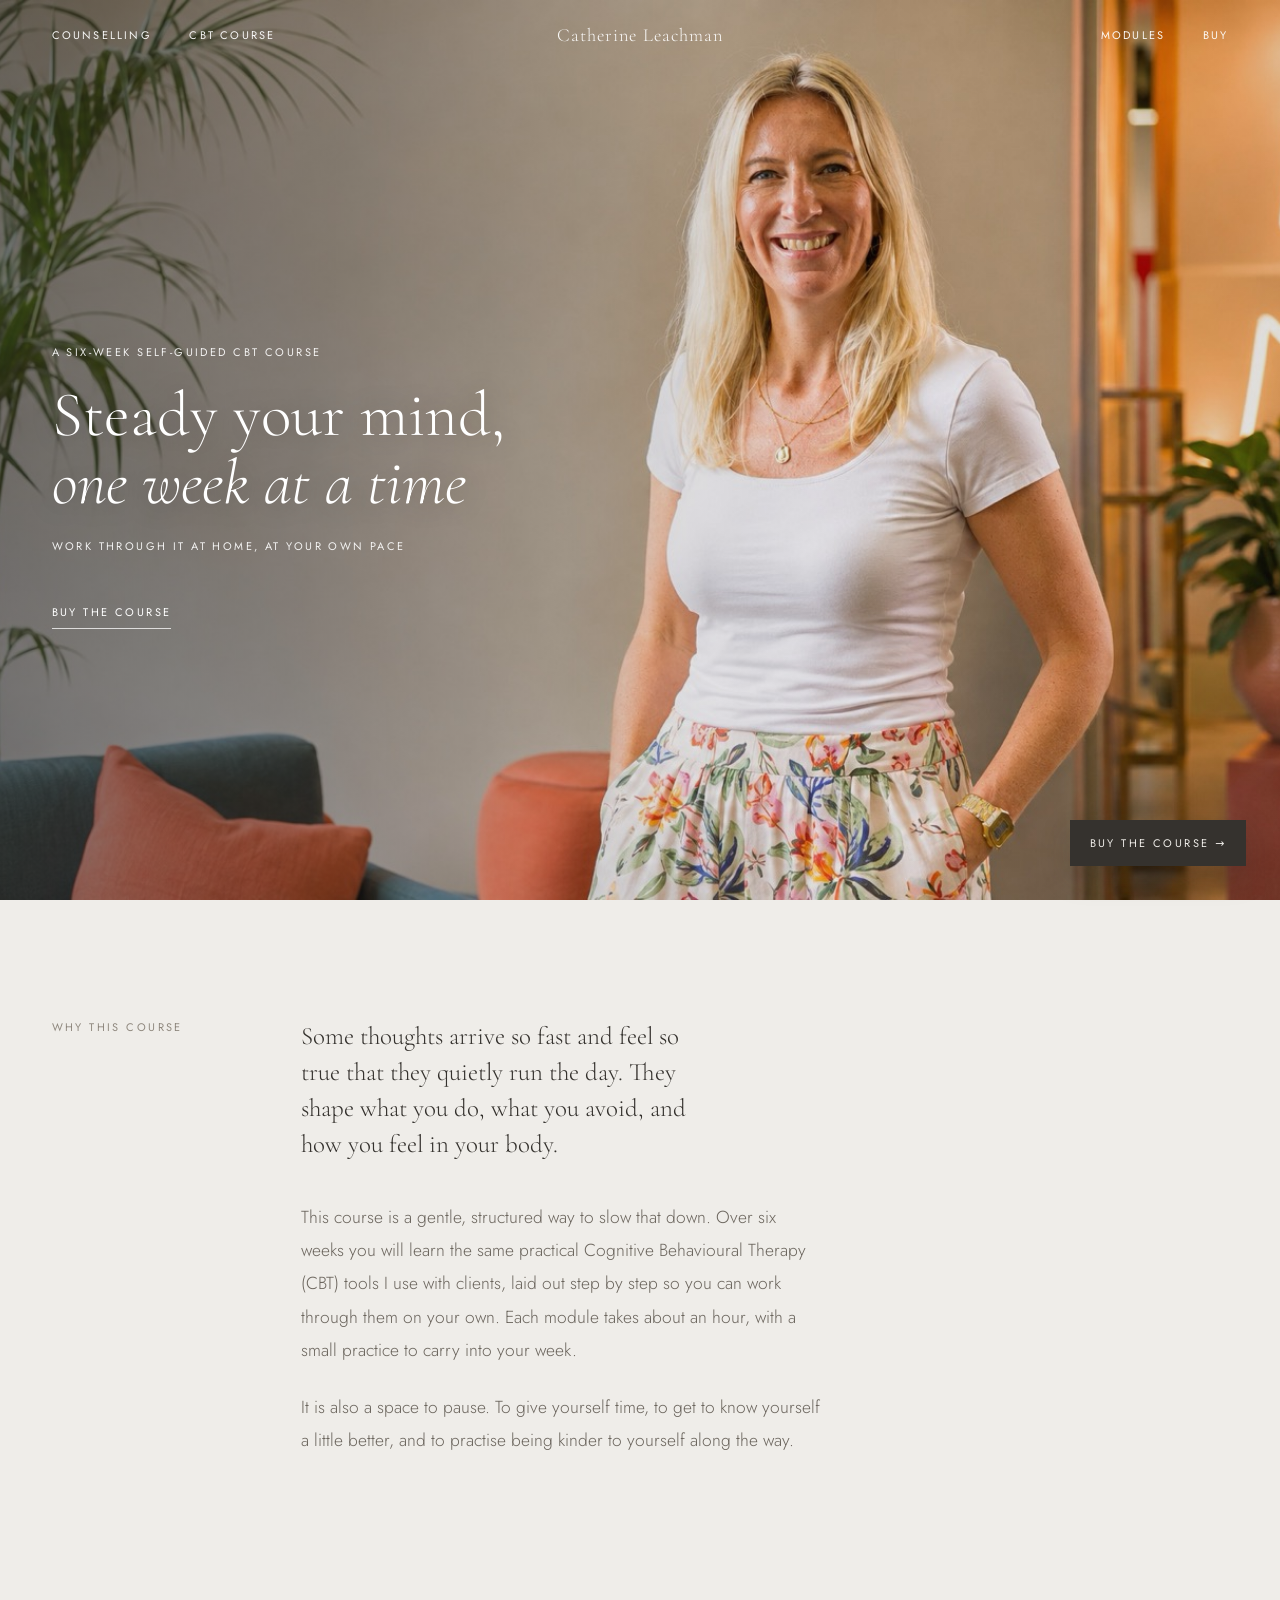
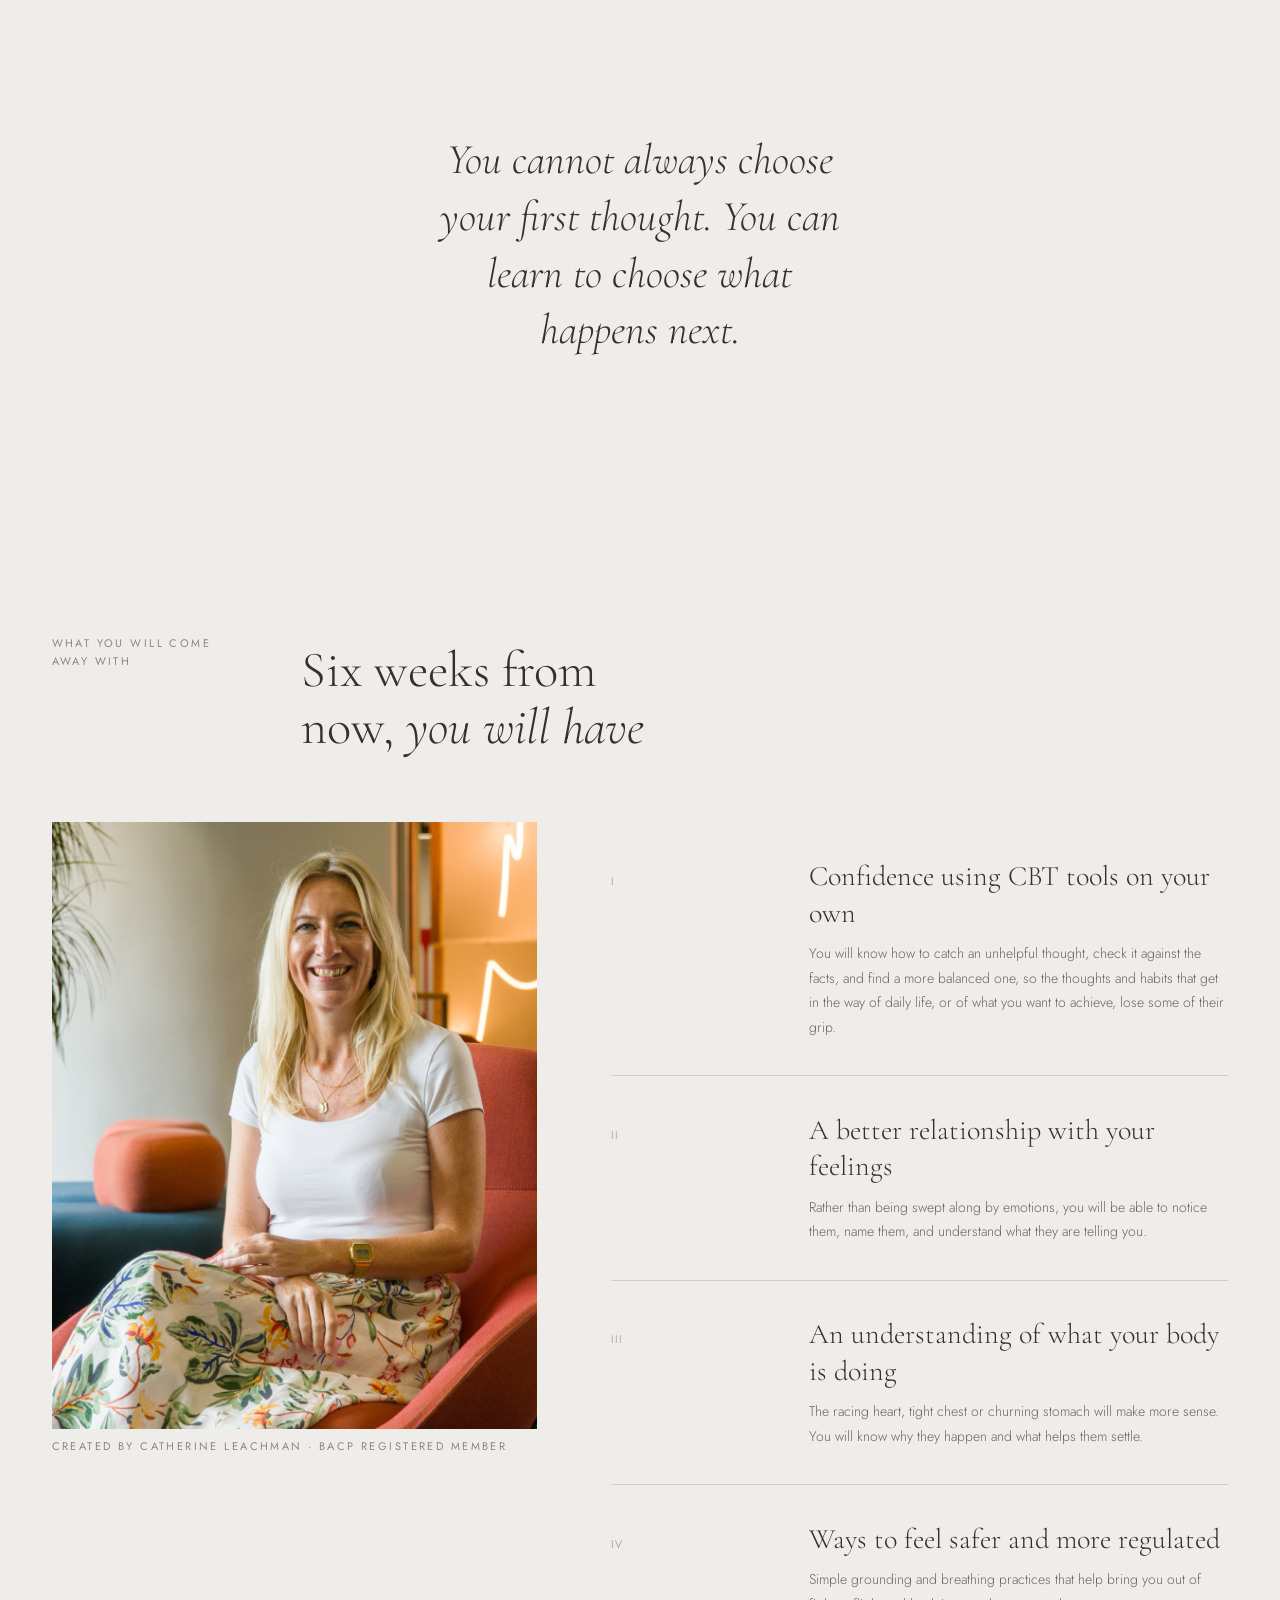
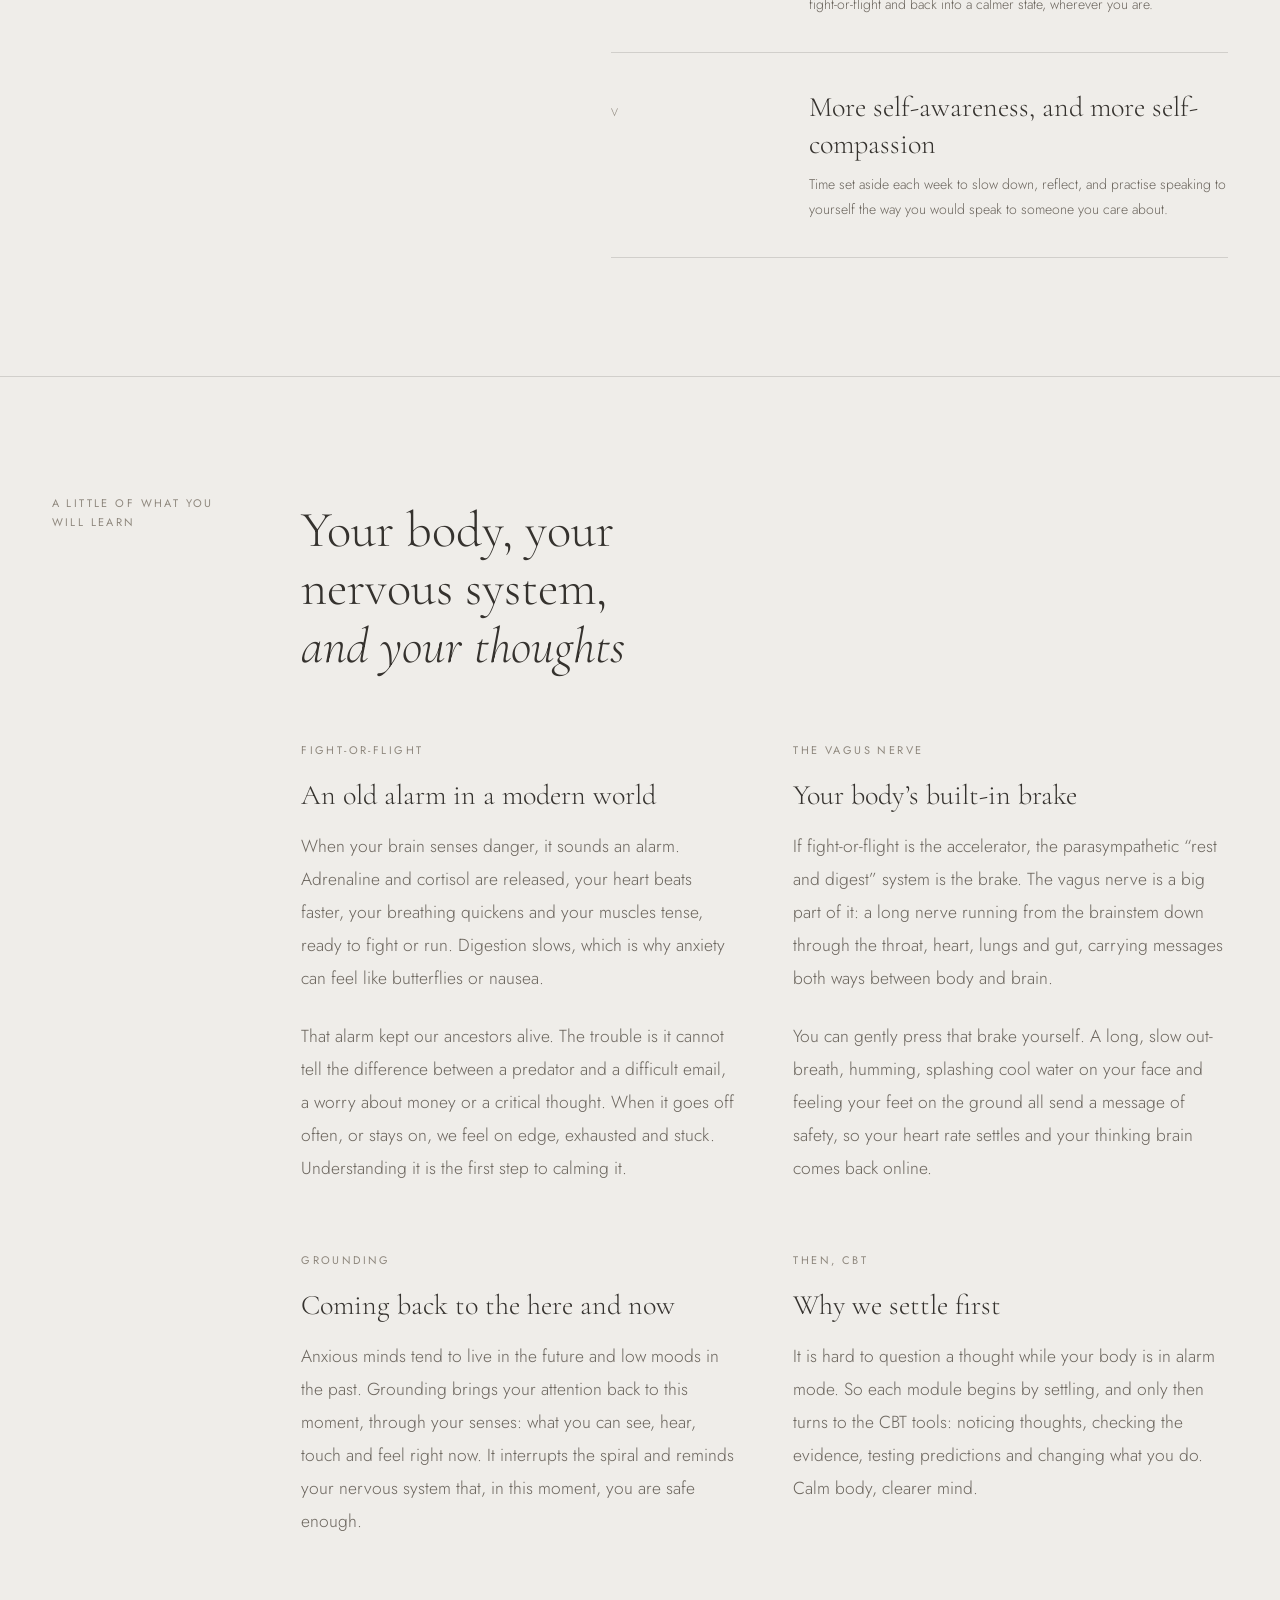
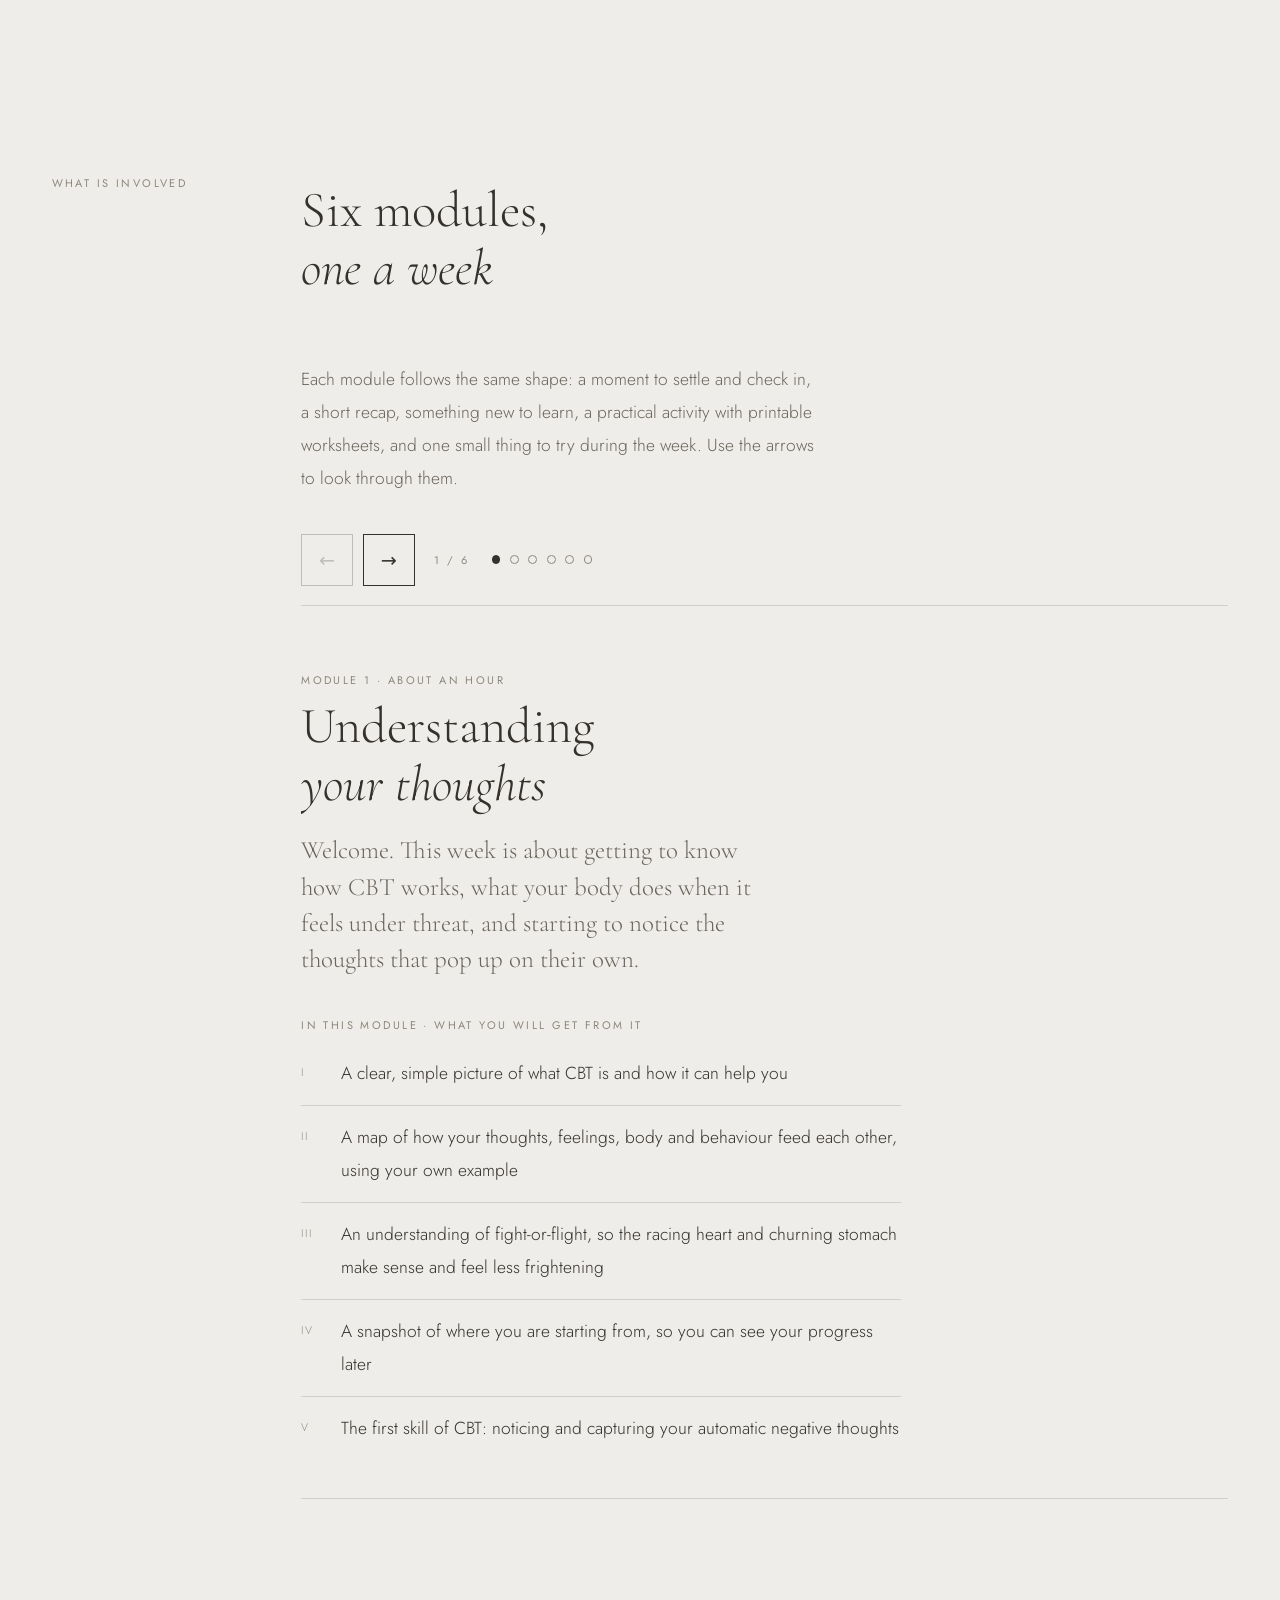
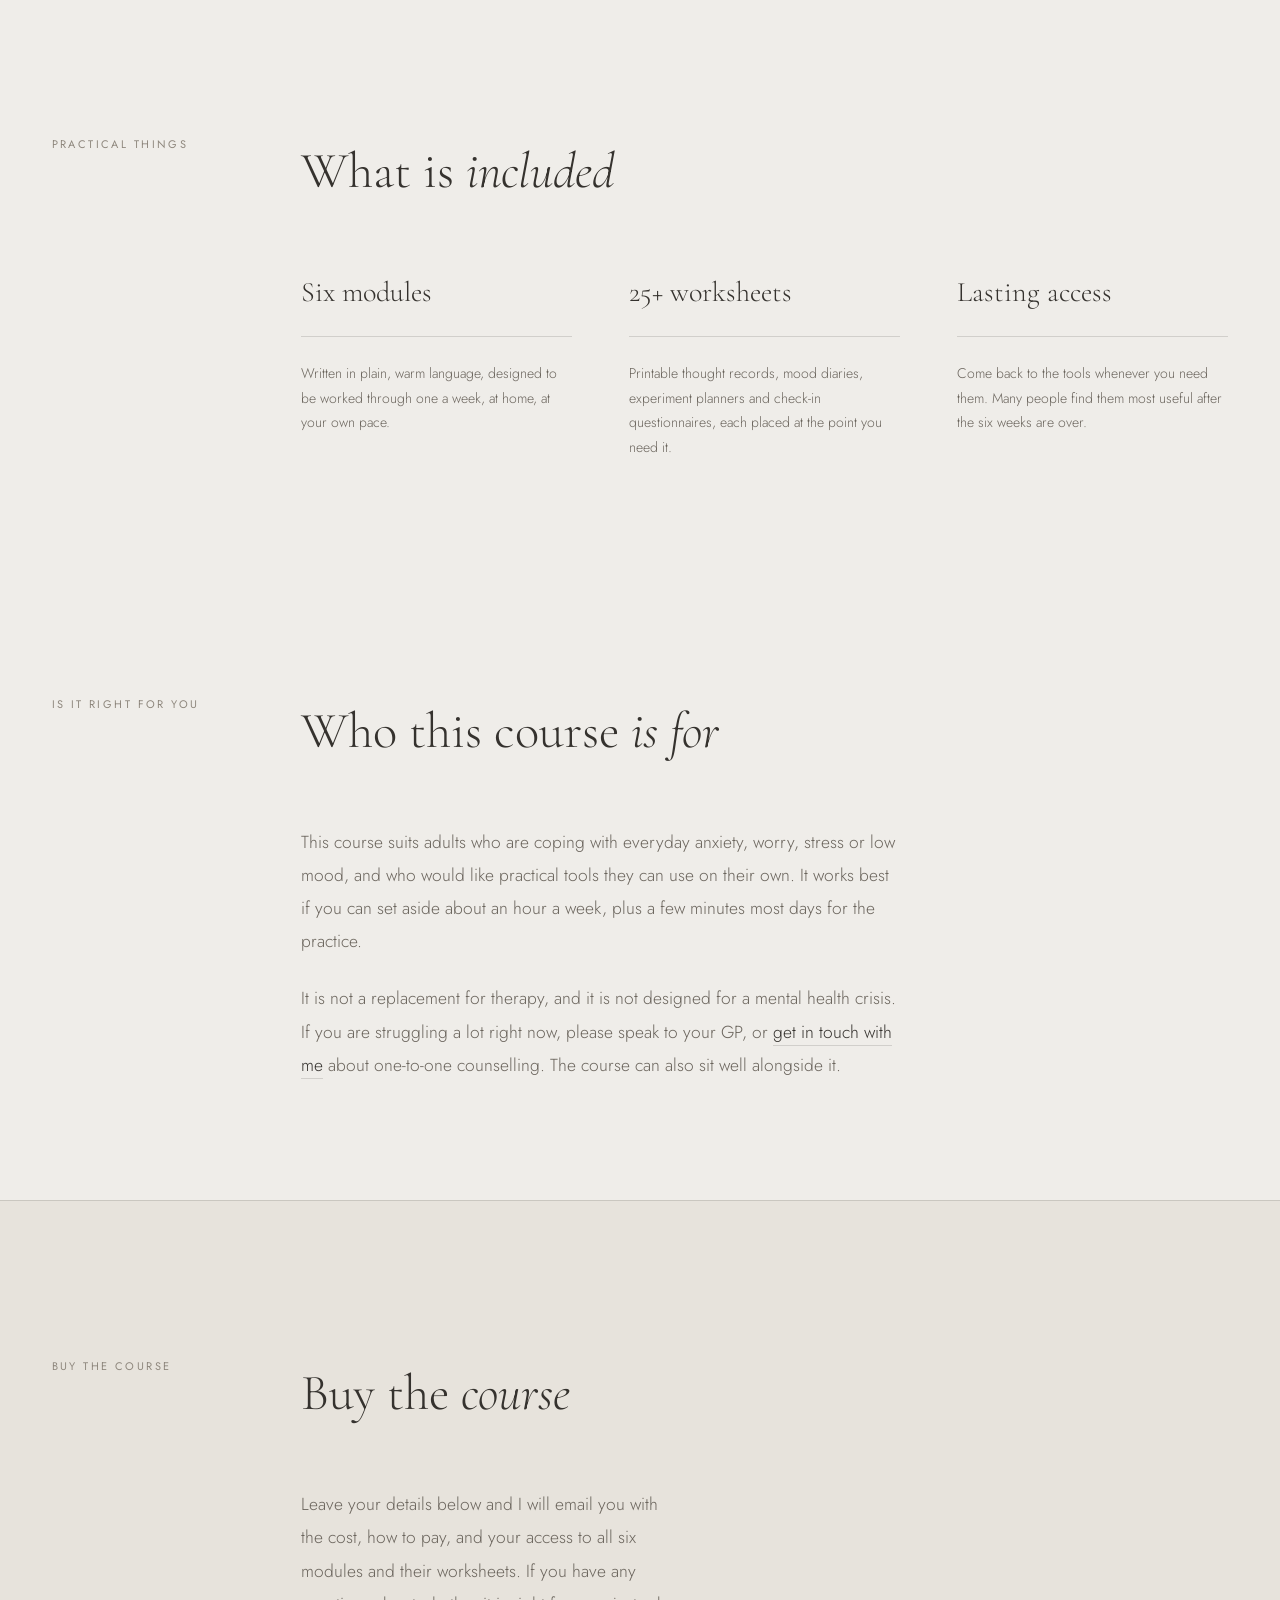
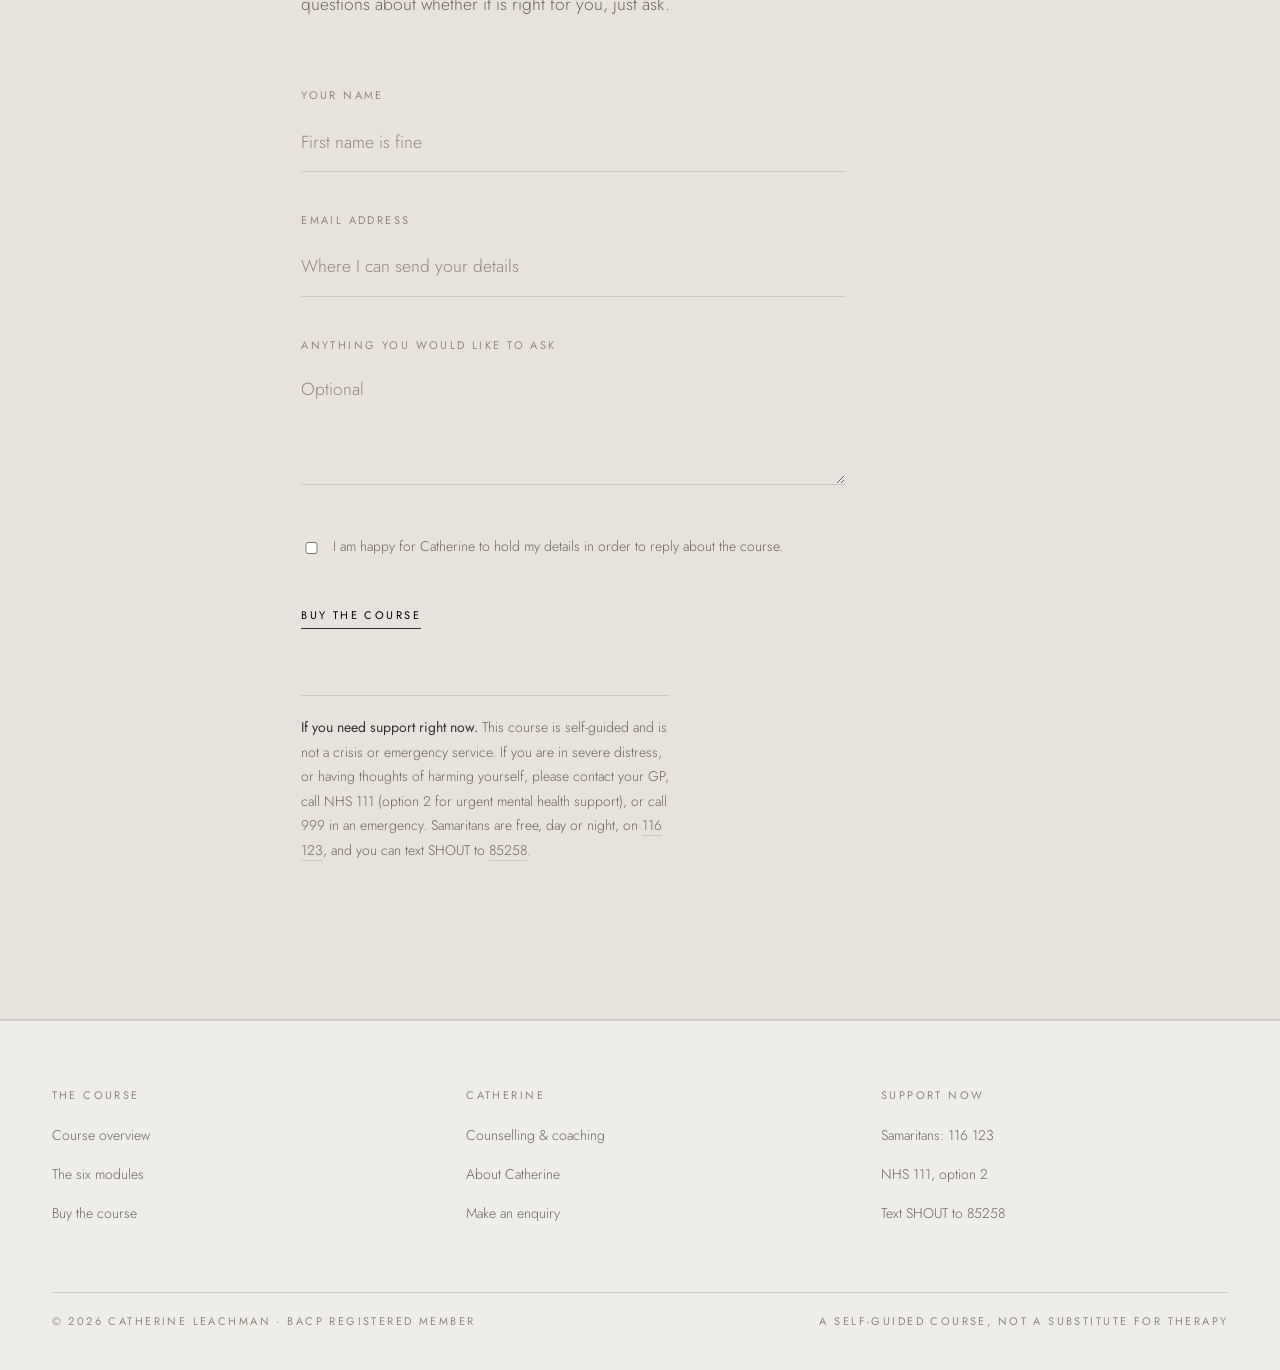
<file: course/index.html>
<!DOCTYPE html>
<html lang="en-GB">
<head>
<meta charset="utf-8"/>
<meta name="viewport" content="width=device-width, initial-scale=1"/>
<title>Six-week CBT course — Catherine Leachman</title>
<meta name="description" content="A six-week, self-guided CBT course by Catherine Leachman. Learn to challenge unhelpful thoughts, understand your body's stress response, and feel calmer and more in control."/>

<meta name="theme-color" content="#EFEDE9"/>
<link rel="icon" href="/catherine-leachman-1.jpeg"/>
<link rel="preconnect" href="https://fonts.googleapis.com"/>
<link rel="preconnect" href="https://fonts.gstatic.com" crossorigin/>
<link href="https://fonts.googleapis.com/css2?family=Cormorant+Garamond:ital,wght@0,300;0,400;1,300;1,400&family=Jost:wght@300;400;500&display=swap" rel="stylesheet"/>
<link rel="stylesheet" href="/course/course.css"/>
</head>
<body>
<nav class="nav" id="nav" data-solid="false">
  <div class="wrap">
    <div class="nav-side left">
      <a class="n" href="/">Counselling</a>
      <a class="n" href="/course" data-drop>CBT course</a>
    </div>
    <a class="nav-mark" href="/">Catherine Leachman</a>
    <div class="nav-side right"><a class="n" href="/course#modules" data-drop>Modules</a><a class="n" href="/course#join">Buy</a></div>
  </div>
</nav>
<main id="top">

<a class="buy-fab" id="buy" href="#join">Buy the course <span aria-hidden="true">→</span></a>
<header class="hero hero-course">
  <img class="hero-img" src="/catherine-leachman-6.jpeg" alt="Catherine Leachman, smiling, standing in a calm room with plants"/>
  <div class="hero-inner"><div class="hero-copy">
    <p class="label" data-fade>A six-week self-guided CBT course</p>
    <h1 data-fade data-d="1">Steady your mind, <em>one week at a time</em></h1>
    <p class="label" data-fade data-d="2">Work through it at home, at your own pace</p>
    <div class="hero-cta" data-fade data-d="3"><a class="ulink" href="#join">Buy the course</a></div>
  </div></div>
</header>

<section class="band" id="intro">
  <div class="wrap g">
    <p class="label rail" data-fade>Why this course</p>
    <div class="body">
      <p class="lead" data-fade style="max-width:34ch; margin-bottom:var(--s-3)">
        Some thoughts arrive so fast and feel so true that they quietly run the day.
        They shape what you do, what you avoid, and how you feel in your body.
      </p>
      <p class="measure" data-fade data-d="1" style="color:var(--ink-mid); max-width:52ch">
        This course is a gentle, structured way to slow that down. Over six weeks you will
        learn the same practical Cognitive Behavioural Therapy (CBT) tools I use with clients,
        laid out step by step so you can work through them on your own. Each module takes
        about an hour, with a small practice to carry into your week.
      </p>
      <p class="measure" data-fade data-d="2" style="color:var(--ink-mid); max-width:52ch">
        It is also a space to pause. To give yourself time, to get to know yourself a little
        better, and to practise being kinder to yourself along the way.
      </p>
    </div>
  </div>
</section>

<section class="statement"><div class="wrap">
  <p data-fade>You cannot always choose your first thought. You can learn to choose what happens next.</p>
</div></section>

<section class="band" id="outcomes">
  <div class="wrap">
    <div class="head g">
      <p class="label rail" data-fade>What you will come away with</p>
      <div class="body"><h2 data-fade>Six weeks from now, <em>you will have</em></h2></div>
    </div>
    <div class="media">
      <figure class="media-fig fig-portrait" data-fade>
        <img src="/catherine-leachman-3.jpeg" alt="Catherine Leachman, sitting and smiling"/>
        <figcaption class="label">Created by Catherine Leachman · BACP Registered Member</figcaption>
      </figure>
      <div>
        <ul class="rows" style="border-top:0">
          <li data-fade><span class="n">I</span><div><span class="t">Confidence using CBT tools on your own</span>
            <p>You will know how to catch an unhelpful thought, check it against the facts, and find a more balanced one, so the thoughts and habits that get in the way of daily life, or of what you want to achieve, lose some of their grip.</p></div></li>
          <li data-fade><span class="n">II</span><div><span class="t">A better relationship with your feelings</span>
            <p>Rather than being swept along by emotions, you will be able to notice them, name them, and understand what they are telling you.</p></div></li>
          <li data-fade><span class="n">III</span><div><span class="t">An understanding of what your body is doing</span>
            <p>The racing heart, tight chest or churning stomach will make more sense. You will know why they happen and what helps them settle.</p></div></li>
          <li data-fade><span class="n">IV</span><div><span class="t">Ways to feel safer and more regulated</span>
            <p>Simple grounding and breathing practices that help bring you out of fight-or-flight and back into a calmer state, wherever you are.</p></div></li>
          <li data-fade><span class="n">V</span><div><span class="t">More self-awareness, and more self-compassion</span>
            <p>Time set aside each week to slow down, reflect, and practise speaking to yourself the way you would speak to someone you care about.</p></div></li>
        </ul>
      </div>
    </div>
  </div>
</section>

<hr class="rule"/>

<section class="band" id="learn">
  <div class="wrap g">
    <p class="label rail" data-fade>A little of what you will learn</p>
    <div class="body">
      <div class="head"><h2 data-fade>Your body, your nervous system, <em>and your thoughts</em></h2></div>
      <div class="duo">
        <div data-fade>
          <p class="label" style="margin-bottom:var(--s-2)">Fight-or-flight</p>
          <h3 style="font-size:var(--t-h3); margin-bottom:var(--s-2)">An old alarm in a modern world</h3>
          <p style="color:var(--ink-mid)">When your brain senses danger, it sounds an alarm. Adrenaline and cortisol are
          released, your heart beats faster, your breathing quickens and your muscles tense, ready
          to fight or run. Digestion slows, which is why anxiety can feel like butterflies or nausea.</p>
          <p style="color:var(--ink-mid)">That alarm kept our ancestors alive. The trouble is it cannot tell the
          difference between a predator and a difficult email, a worry about money or a critical thought.
          When it goes off often, or stays on, we feel on edge, exhausted and stuck. Understanding it is
          the first step to calming it.</p>
        </div>
        <div data-fade data-d="1">
          <p class="label" style="margin-bottom:var(--s-2)">The vagus nerve</p>
          <h3 style="font-size:var(--t-h3); margin-bottom:var(--s-2)">Your body’s built-in brake</h3>
          <p style="color:var(--ink-mid)">If fight-or-flight is the accelerator, the parasympathetic
          “rest and digest” system is the brake. The vagus nerve is a big part of it: a long nerve running
          from the brainstem down through the throat, heart, lungs and gut, carrying messages both ways
          between body and brain.</p>
          <p style="color:var(--ink-mid)">You can gently press that brake yourself. A long, slow out-breath,
          humming, splashing cool water on your face and feeling your feet on the ground all send a
          message of safety, so your heart rate settles and your thinking brain comes back online.</p>
        </div>
        <div data-fade>
          <p class="label" style="margin-bottom:var(--s-2)">Grounding</p>
          <h3 style="font-size:var(--t-h3); margin-bottom:var(--s-2)">Coming back to the here and now</h3>
          <p style="color:var(--ink-mid)">Anxious minds tend to live in the future and low moods in the past.
          Grounding brings your attention back to this moment, through your senses: what you can see,
          hear, touch and feel right now. It interrupts the spiral and reminds your nervous system that,
          in this moment, you are safe enough.</p>
        </div>
        <div data-fade data-d="1">
          <p class="label" style="margin-bottom:var(--s-2)">Then, CBT</p>
          <h3 style="font-size:var(--t-h3); margin-bottom:var(--s-2)">Why we settle first</h3>
          <p style="color:var(--ink-mid)">It is hard to question a thought while your body is in alarm mode.
          So each module begins by settling, and only then turns to the CBT tools: noticing thoughts,
          checking the evidence, testing predictions and changing what you do. Calm body, clearer mind.</p>
        </div>
      </div>
    </div>
  </div>
</section>

<section class="band" id="modules">
  <div class="wrap g">
    <p class="label rail" data-fade>What is involved</p>
    <div class="body">
      <div class="head"><h2 data-fade>Six modules, <em>one a week</em></h2></div>
      <p class="measure" data-fade style="color:var(--ink-mid); max-width:52ch; margin-bottom:var(--s-3)">
        Each module follows the same shape: a moment to settle and check in, a short recap, something new
        to learn, a practical activity with printable worksheets, and one small thing to try during the week.
        Use the arrows to look through them.
      </p>
      <div class="carousel" data-fade aria-roledescription="carousel" aria-label="The six modules">
  <div class="track" tabindex="0"><article class="slide" id="module-1" role="group" aria-roledescription="slide" aria-label="Module 1 of 6">
  <p class="label">Module 1 · about an hour</p>
  <h3>Understanding <em>your thoughts</em></h3>
  <p class="slide-lead">Welcome. This week is about getting to know how CBT works, what your body does when it feels under threat, and starting to notice the thoughts that pop up on their own.</p>
  <p class="label slide-sub">In this module · what you will get from it</p>
  <ol class="slide-gets"><li>A clear, simple picture of what CBT is and how it can help you</li><li>A map of how your thoughts, feelings, body and behaviour feed each other, using your own example</li><li>An understanding of fight-or-flight, so the racing heart and churning stomach make sense and feel less frightening</li><li>A snapshot of where you are starting from, so you can see your progress later</li><li>The first skill of CBT: noticing and capturing your automatic negative thoughts</li></ol>
</article><article class="slide" id="module-2" role="group" aria-roledescription="slide" aria-label="Module 2 of 6">
  <p class="label">Module 2 · about an hour</p>
  <h3>Settling, and <em>fact-checking</em></h3>
  <p class="slide-lead">This week you will learn how to calm your nervous system on purpose, and then how to tell the difference between a thought that is based on fact and one that is driven by feeling.</p>
  <p class="label slide-sub">In this module · what you will get from it</p>
  <ol class="slide-gets"><li>A quick, reliable way to calm your body using your breath and the vagus nerve</li><li>Grounding techniques that bring you back to the present moment when your mind races</li><li>Insight into the shortcuts your mind takes when you feel anxious or low</li><li>Three questions to fact-check any thought, rational or irrational</li><li>Confidence using cognitive restructuring to find a fairer, more balanced thought</li></ol>
</article><article class="slide" id="module-3" role="group" aria-roledescription="slide" aria-label="Module 3 of 6">
  <p class="label">Module 3 · about an hour</p>
  <h3>Facing what <em>bothers you</em></h3>
  <p class="slide-lead">This week you will look at what gets in the way, gently line up the things that bother you, and start to test your worries out in real life.</p>
  <p class="label slide-sub">In this module · what you will get from it</p>
  <ol class="slide-gets"><li>A better understanding of what gets in the way, and how to work around it</li><li>A calm, step-by-step way to face the things that bother you, smallest first</li><li>A graded approach to situations you avoid, if anxiety is holding you back</li><li>The skill of testing a worry in real life with a small, safe experiment</li><li>A clearer view of what drains you and what restores you, and a nudge to do more of what you love</li></ol>
</article><article class="slide" id="module-4" role="group" aria-roledescription="slide" aria-label="Module 4 of 6">
  <p class="label">Module 4 · about an hour</p>
  <h3>Feelings are <em>not facts</em></h3>
  <p class="slide-lead">This week is about learning to be objective: noticing when a feeling is being treated as proof, pausing before you react, and lifting low mood through what you do.</p>
  <p class="label slide-sub">In this module · what you will get from it</p>
  <ol class="slide-gets"><li>The ability to spot emotional reasoning, when a feeling is being treated as a fact</li><li>Questions that help you step back and see a situation more objectively</li><li>The STOP skill: a pause button for moments when emotions run high</li><li>A practical way to lift low mood by changing what you do, one small step at a time</li><li>A growing awareness of your thoughts, feelings and behaviour, day to day</li></ol>
</article><article class="slide" id="module-5" role="group" aria-roledescription="slide" aria-label="Module 5 of 6">
  <p class="label">Module 5 · about an hour</p>
  <h3>Putting it <em>into practice</em></h3>
  <p class="slide-lead">This week you will take stock of how far you have come, notice what is helping, and start preparing for life after the course.</p>
  <p class="label slide-sub">In this module · what you will get from it</p>
  <ol class="slide-gets"><li>A clear sense of how far you have come since Module 1</li><li>Recognition of which tools are working best for you</li><li>An honest check on whether more support would help, and where to find it</li><li>Your early warning signs, written down, so you can act on them sooner</li><li>A real example of you using CBT in your own life</li></ol>
</article><article class="slide" id="module-6" role="group" aria-roledescription="slide" aria-label="Module 6 of 6">
  <p class="label">Module 6 · about an hour</p>
  <h3>Your toolkit <em>for life</em></h3>
  <p class="slide-lead">In this final module you will gather together everything you have learned, see how far you have come, and make a plan to keep it going.</p>
  <p class="label slide-sub">In this module · what you will get from it</p>
  <ol class="slide-gets"><li>A complete, easy-to-remember toolkit: settle, notice, check, pause, test and act</li><li>A final measure of your progress across the six weeks</li><li>A letter from you to you, for the harder days ahead</li><li>A plan for keeping the skills going, and trusted places to turn for support</li><li>The confidence that you can look after your mind on your own</li></ol>
</article></div>
  <div class="car-ctrl">
    <button type="button" class="arrow prev" aria-label="Previous module">←</button>
    <div class="dots"><button type="button" class="dot" aria-label="Go to module 1" data-go="0"></button><button type="button" class="dot" aria-label="Go to module 2" data-go="1"></button><button type="button" class="dot" aria-label="Go to module 3" data-go="2"></button><button type="button" class="dot" aria-label="Go to module 4" data-go="3"></button><button type="button" class="dot" aria-label="Go to module 5" data-go="4"></button><button type="button" class="dot" aria-label="Go to module 6" data-go="5"></button></div>
    <span class="car-count label" aria-live="polite">1 / 6</span>
    <button type="button" class="arrow next" aria-label="Next module">→</button>
  </div>
</div>
    </div>
  </div>
</section>

<section class="band" id="included">
  <div class="wrap g">
    <p class="label rail" data-fade>Practical things</p>
    <div class="body">
      <div class="head"><h2 data-fade>What is <em>included</em></h2></div>
      <dl class="facts">
        <div data-fade><dt>Six modules</dt><dd>Written in plain, warm language, designed to be worked through one a week, at home, at your own pace.</dd></div>
        <div data-fade data-d="1"><dt>25+ worksheets</dt><dd>Printable thought records, mood diaries, experiment planners and check-in questionnaires, each placed at the point you need it.</dd></div>
        <div data-fade data-d="2"><dt>Lasting access</dt><dd>Come back to the tools whenever you need them. Many people find them most useful after the six weeks are over.</dd></div>
      </dl>
    </div>
  </div>
</section>

<section class="band" id="fit">
  <div class="wrap g">
    <p class="label rail" data-fade>Is it right for you</p>
    <div class="body">
      <div class="head"><h2 data-fade>Who this course <em>is for</em></h2></div>
      <div class="prose" data-fade>
        <p>This course suits adults who are coping with everyday anxiety, worry, stress or low mood, and who
        would like practical tools they can use on their own. It works best if you can set aside about an hour
        a week, plus a few minutes most days for the practice.</p>
        <p>It is not a replacement for therapy, and it is not designed for a mental health crisis. If you are
        struggling a lot right now, please speak to your GP, or <a href="/#enquiry">get in touch with me</a>
        about one-to-one counselling. The course can also sit well alongside it.</p>
      </div>
    </div>
  </div>
</section>

<section class="band-lg cta-band" id="join">
  <div class="wrap g">
    <p class="label rail" data-fade>Buy the course</p>
    <div class="body">
      <div class="head"><h2 data-fade>Buy the <em>course</em></h2></div>
      <p class="measure" data-fade style="color:var(--ink-mid); margin-bottom:var(--s-4)">
        Leave your details below and I will email you with the cost, how to pay, and your access
        to all six modules and their worksheets. If you have any questions about whether it is right for you, just ask.
      </p>
      <form class="form" id="form" action="/api/contact" method="POST" data-fade>
        <div style="position:absolute; left:-9999px" aria-hidden="true">
          <label>Leave this empty <input type="text" name="website" tabindex="-1" autocomplete="off"/></label>
        </div>
        <input type="hidden" name="interest" value="Six-week CBT course"/>
        <div class="field"><label class="label" for="n">Your name</label>
          <input id="n" name="name" type="text" placeholder="First name is fine" required/></div>
        <div class="field"><label class="label" for="e">Email address</label>
          <input id="e" name="email" type="email" placeholder="Where I can send your details" required/></div>
        <div class="field"><label class="label" for="m">Anything you would like to ask</label>
          <textarea id="m" name="message" placeholder="Optional"></textarea></div>
        <label class="consent"><input type="checkbox" name="consent" required/>
          <span>I am happy for Catherine to hold my details in order to reply about the course.</span></label>
        <button class="ulink" type="submit">Buy the course</button>
        <p class="status" id="status" role="status" aria-live="polite"></p>
      </form>
      <aside class="safety" data-fade>
  <strong>If you need support right now.</strong>
  This course is self-guided and is not a crisis or emergency service. If you are in severe
  distress, or having thoughts of harming yourself, please contact your GP, call NHS 111
  (option 2 for urgent mental health support), or call 999 in an emergency.
  Samaritans are free, day or night, on <a href="tel:116123">116 123</a>, and you can text
  SHOUT to <a href="sms:85258">85258</a>.
</aside>
    </div>
  </div>
</section>

</main>
<footer class="foot">
  <div class="wrap">
    <div class="foot-cols">
      <div><p class="label">The course</p><ul>
        <li><a href="/course">Course overview</a></li>
        <li><a href="/course#modules">The six modules</a></li>
        <li><a href="/course#join">Buy the course</a></li></ul></div>
      <div><p class="label">Catherine</p><ul>
        <li><a href="/">Counselling &amp; coaching</a></li>
        <li><a href="/#about">About Catherine</a></li>
        <li><a href="/#enquiry">Make an enquiry</a></li></ul></div>
      <div><p class="label">Support now</p><ul>
        <li>Samaritans: <a href="tel:116123">116 123</a></li>
        <li>NHS 111, option 2</li>
        <li>Text SHOUT to 85258</li></ul></div>
    </div>
    <div class="foot-base">
      <span class="label">© 2026 Catherine Leachman · BACP Registered Member</span>
      <span class="label">A self-guided course, not a substitute for therapy</span>
    </div>
  </div>
</footer>
<script src="/course/course.js"></script>
</body>
</html>
</file>
<file: course/course.css>
/* ─────────────────────────────────────────────────────────
   Catherine Leachman — version two.
   Quiet studio register: bone ground, no accent colour,
   wide-tracked uppercase navigation, sticky photography,
   and motion that only ever fades.

   LAYOUT NOTE: everything sits on one grid — a narrow label
   column and a wide content column. Sub-grids never nest
   inside the content column at full width, which is what
   caused the cramping in the first pass.
   ───────────────────────────────────────────────────────── */

:root{
  --bone:      #EFEDE9;
  --bone-warm: #E7E3DC;
  --bone-deep: #DCD7CE;
  --ink:       #35322E;
  --ink-mid:   #6B655D;
  --ink-soft:  #8E877D;
  --hair:      rgba(53,50,46,0.16);

  --t-micro:  0.6875rem;
  --t-small:  0.875rem;
  --t-body:   clamp(0.98rem, 0.93rem + 0.22vw, 1.09rem);
  --t-lead:   clamp(1.15rem, 1rem + 0.7vw, 1.6rem);
  --t-h3:     clamp(1.3rem, 1.12rem + 0.8vw, 1.85rem);
  --t-h2:     clamp(1.9rem, 1.4rem + 2.2vw, 3.3rem);
  --t-h1:     clamp(2.2rem, 1.4rem + 3.2vw, 4.4rem);

  --s-1: 0.5rem;
  --s-2: clamp(0.9rem, 0.8rem + 0.5vw, 1.4rem);
  --s-3: clamp(1.6rem, 1.3rem + 1.4vw, 2.8rem);
  --s-4: clamp(2.6rem, 2rem + 2.6vw, 4.6rem);
  /* Trimmed hard: these were the source of the random voids */
  --s-5: clamp(4.5rem, 3.2rem + 5.2vw, 8.5rem);
  --s-6: clamp(6rem, 4.2rem + 7vw, 11rem);

  --gutter: clamp(1.25rem, 0.5rem + 3.4vw, 5rem);
  --nav-h: 4.5rem;

  /* The one grid the whole page uses */
  --col-label: clamp(7rem, 5rem + 8vw, 13rem);
  --col-gap:   clamp(1.75rem, 1rem + 4vw, 5.5rem);

  --slow: cubic-bezier(0.22, 1, 0.36, 1);
}

*,*::before,*::after{ box-sizing:border-box; }
html{ -webkit-text-size-adjust:100%; }
@media (prefers-reduced-motion: no-preference){ html{ scroll-behavior:smooth; } }

body{
  margin:0;
  background:var(--bone);
  color:var(--ink);
  font-family:"Jost", ui-sans-serif, system-ui, sans-serif;
  font-size:var(--t-body);
  font-weight:300;
  line-height:1.9;
  -webkit-font-smoothing:antialiased;
  overflow-x:hidden;
}

h1,h2,h3,h4{
  font-family:"Cormorant Garamond", Garamond, Georgia, serif;
  font-weight:300;
  line-height:1.14;
  margin:0;
  text-wrap:balance;
}

p{ margin:0 0 1.4em; }
p:last-child{ margin-bottom:0; }
a{ color:inherit; text-decoration:none; }
img{ display:block; max-width:100%; height:auto; }
::selection{ background:var(--bone-deep); }
:focus-visible{ outline:1px solid var(--ink); outline-offset:4px; }

/* ── Shell ──────────────────────────────────────────── */

.wrap{ width:min(100% - var(--gutter)*2, 80rem); margin-inline:auto; }
.band{ padding-block:var(--s-5); }
.band-lg{ padding-block:var(--s-6); }
section[id]{ scroll-margin-top:calc(var(--nav-h) + 1rem); }

.label{
  font-size:var(--t-micro);
  letter-spacing:0.22em;
  text-transform:uppercase;
  font-weight:400;
  color:var(--ink-soft);
  line-height:1.7;
  margin:0;
}

.ulink{
  display:inline-block;
  font-size:var(--t-micro);
  letter-spacing:0.22em;
  text-transform:uppercase;
  font-weight:400;
  padding-bottom:0.45em;
  border-bottom:1px solid var(--ink);
  transition:color 0.6s var(--slow), border-color 0.6s var(--slow);
}
.ulink:hover{ color:var(--ink-soft); border-color:var(--ink-soft); }

.rule{ height:1px; background:var(--hair); border:0; margin:0; }
.measure{ max-width:38ch; }
.lead{
  font-family:"Cormorant Garamond", Georgia, serif;
  font-size:var(--t-lead);
  line-height:1.45;
  font-weight:300;
}

/* ── THE GRID ───────────────────────────────────────
   Two tracks: a narrow label rail and the content column.
   Every section uses this, so the left rail lines up all
   the way down the page.                                */

.g{
  display:grid;
  grid-template-columns:var(--col-label) minmax(0,1fr);
  column-gap:var(--col-gap);
  row-gap:var(--s-3);
  align-items:start;
}
@media (max-width:820px){
  .g{ grid-template-columns:1fr; row-gap:var(--s-2); }
}
.g > .rail{ grid-column:1; }
.g > .body{ grid-column:2; }
@media (max-width:820px){
  .g > .rail, .g > .body{ grid-column:1; }
}

/* Two columns of prose INSIDE the content column.
   Min track is small enough that it genuinely forms two
   columns at desktop, and collapses cleanly below.       */
.duo{
  display:grid;
  grid-template-columns:repeat(auto-fit, minmax(min(100%, 17rem), 1fr));
  column-gap:clamp(1.75rem, 1rem + 3.2vw, 4.5rem);
  row-gap:var(--s-4);
}

/* ── Navigation ─────────────────────────────────────── */

.nav{
  position:fixed; inset:0 0 auto 0; z-index:50;
  height:var(--nav-h);
  display:flex; align-items:center;
  background:rgba(239,237,233,0);
  border-bottom:1px solid transparent;
  transition:background 0.8s var(--slow), border-color 0.8s var(--slow);
}
.nav[data-solid="true"]{
  background:rgba(239,237,233,0.94);
  backdrop-filter:blur(10px);
  -webkit-backdrop-filter:blur(10px);
  border-bottom-color:var(--hair);
}
.nav .wrap{
  display:grid;
  grid-template-columns:1fr auto 1fr;
  align-items:center;
  gap:var(--s-2);
}
.nav-side{ display:flex; gap:clamp(1.2rem, 0.6rem + 2.2vw, 3.2rem); }
.nav-side.right{ justify-content:flex-end; }
.nav a.n{
  font-size:var(--t-micro);
  letter-spacing:0.2em;
  text-transform:uppercase;
  font-weight:400;
  color:var(--ink-mid);
  white-space:nowrap;
  transition:color 0.5s var(--slow);
}
.nav a.n:hover{ color:var(--ink); }
.nav-mark{
  font-family:"Cormorant Garamond", Georgia, serif;
  font-size:1.15rem;
  letter-spacing:0.06em;
  white-space:nowrap;
}
.nav:not([data-solid="true"]) a.n,
.nav:not([data-solid="true"]) .nav-mark{ color:rgba(255,255,255,0.94); }

@media (max-width:860px){
  .nav .wrap{ grid-template-columns:auto 1fr; }
  .nav-side.left{ display:none; }
  .nav-mark{ justify-self:start; }
  .nav a.n[data-drop]{ display:none; }
}

/* ── Hero ───────────────────────────────────────────
   Text sits LEFT, in the empty wall area of the photo;
   Catherine stands right of centre and stays clear.     */

.hero{
  position:relative;
  min-height:min(92svh, 56rem);
  display:flex;
  align-items:center;
  overflow:hidden;
  background:var(--bone-deep);
}
.hero-img{
  position:absolute; inset:0;
  width:100%; height:100%;
  object-fit:cover;
  object-position:68% 38%;
  transform:scale(1.05);
  opacity:0;
  transition:transform 2.6s var(--slow), opacity 1.8s ease-out;
}
.ready .hero-img{ transform:scale(1); opacity:1; }
/* Weighted left so white type stays legible over the pale wall */
.hero::after{
  content:"";
  position:absolute; inset:0;
  background:linear-gradient(96deg,
    rgba(38,34,30,0.60) 0%,
    rgba(38,34,30,0.44) 26%,
    rgba(38,34,30,0.14) 52%,
    rgba(38,34,30,0.04) 70%,
    rgba(38,34,30,0.16) 100%);
}
.hero-inner{
  position:relative; z-index:2;
  width:min(100% - var(--gutter)*2, 80rem);
  margin-inline:auto;
  padding-top:var(--nav-h);
  color:#fff;
}
.hero-copy{ max-width:min(100%, 30rem); }
.hero h1{
  font-size:var(--t-h1);
  line-height:1.08;
  margin:var(--s-2) 0;
  text-shadow:0 1px 30px rgba(30,26,22,0.3);
}
.hero h1 em{ font-style:italic; }
.hero .label{ color:rgba(255,255,255,0.9); }
.hero-cta{ margin-top:var(--s-3); }
.hero-cta .ulink{ color:#fff; border-color:rgba(255,255,255,0.75); }
.hero-cta .ulink:hover{ color:rgba(255,255,255,0.78); border-color:rgba(255,255,255,0.45); }

@media (max-width:700px){
  .hero-img{ object-position:66% 32%; }
  .hero::after{
    background:linear-gradient(180deg,
      rgba(38,34,30,0.34) 0%, rgba(38,34,30,0.20) 40%, rgba(38,34,30,0.62) 100%);
  }
  .hero{ align-items:flex-end; }
  .hero-inner{ padding-bottom:var(--s-4); }
}

/* ── Sticky photography beside copy ─────────────────
   The image holds position while the copy moves past,
   then releases at the end of its section.              */

.media{
  display:grid;
  grid-template-columns:minmax(0,0.88fr) minmax(0,1.12fr);
  column-gap:clamp(2rem, 1rem + 4.5vw, 6rem);
  row-gap:var(--s-4);
  align-items:start;
}
@media (max-width:900px){ .media{ grid-template-columns:1fr; } }

.media-fig{
  position:sticky;
  top:calc(var(--nav-h) + 2rem);
  margin:0;
}
@media (max-width:900px){ .media-fig{ position:static; } }
.media-fig img{ width:100%; }
.media-fig figcaption{ margin-top:var(--s-1); }

.fig-portrait img{ aspect-ratio:4/5; object-fit:cover; object-position:75% center; }

/* ── Section headings ───────────────────────────────── */

.head{ margin-bottom:var(--s-4); }
.head h2{ font-size:var(--t-h2); max-width:18ch; margin-top:var(--s-1); }
.head h2 em{ font-style:italic; }

/* ── Quiet statement ────────────────────────────────── */

.statement{ padding-block:var(--s-6); text-align:center; }
.statement p{
  font-family:"Cormorant Garamond", Georgia, serif;
  font-size:clamp(1.45rem, 1.05rem + 2vw, 2.9rem);
  font-weight:300;
  font-style:italic;
  line-height:1.34;
  max-width:24ch;
  margin-inline:auto;
}

/* ── Rows ───────────────────────────────────────────
   Generous vertical padding and a real gap between the
   marker and the text — both missing in the first pass. */

.rows{ list-style:none; margin:0; padding:0; border-top:1px solid var(--hair); }
.rows li{
  border-bottom:1px solid var(--hair);
  padding-block:clamp(1.5rem, 1.2rem + 1.3vw, 2.5rem);
  display:grid;
  grid-template-columns:minmax(5rem, 9rem) minmax(0,1fr);
  column-gap:clamp(1.5rem, 1rem + 3vw, 4rem);
  row-gap:var(--s-1);
  align-items:baseline;
}
@media (max-width:640px){
  .rows li{ grid-template-columns:1fr; row-gap:0.6rem; }
}
.rows .n{ font-size:var(--t-micro); letter-spacing:0.22em; text-transform:uppercase; color:var(--ink-soft); }
.rows .t{
  font-family:"Cormorant Garamond", Georgia, serif;
  font-size:var(--t-h3);
  font-weight:300;
  line-height:1.3;
  max-width:32ch;
  display:block;
}
.rows p{ margin:0.7em 0 0; color:var(--ink-mid); font-size:var(--t-small); max-width:56ch; line-height:1.75; }

/* ── Facts ──────────────────────────────────────────── */

.facts{
  display:grid;
  grid-template-columns:repeat(auto-fit, minmax(min(100%,14rem),1fr));
  column-gap:clamp(1.75rem, 1rem + 3.2vw, 4.5rem);
  row-gap:var(--s-3);
  margin:0;
}
.facts dt{
  font-family:"Cormorant Garamond", Georgia, serif;
  font-size:var(--t-h3);
  font-weight:300;
  padding-bottom:0.6em;
  margin-bottom:0.85em;
  border-bottom:1px solid var(--hair);
}
.facts dd{ margin:0; color:var(--ink-mid); font-size:var(--t-small); line-height:1.75; }

/* ── Credentials ────────────────────────────────────── */

.creds{
  list-style:none; margin:0; padding:0;
  display:grid;
  grid-template-columns:repeat(auto-fit, minmax(min(100%,15rem),1fr));
  column-gap:clamp(1.5rem, 1rem + 2.5vw, 3.5rem);
}
.creds li{
  font-size:var(--t-small);
  color:var(--ink-mid);
  padding-block:0.7em;
  border-bottom:1px solid var(--hair);
}

/* ── Image slot ─────────────────────────────────────── */

.slot{
  aspect-ratio:4/5;
  background:var(--bone-warm);
  border:1px solid var(--hair);
  display:grid; place-items:center; text-align:center;
  padding:var(--s-2);
}

/* ── Form ───────────────────────────────────────────── */

.form{ max-width:34rem; }
.field{ margin-bottom:var(--s-3); }
.field label{ display:block; margin-bottom:0.8em; }
.field input,.field textarea,.field select{
  width:100%; font:inherit; font-size:var(--t-body);
  color:var(--ink); background:transparent;
  border:0; border-bottom:1px solid var(--hair); border-radius:0;
  padding:0.7em 0; appearance:none;
  transition:border-color 0.6s var(--slow);
}
.field textarea{ min-height:7em; resize:vertical; line-height:1.7; }
.field input:focus,.field textarea:focus,.field select:focus{ outline:none; border-bottom-color:var(--ink); }
.field ::placeholder{ color:var(--ink-soft); }
.consent{
  display:flex; gap:0.85em; align-items:flex-start;
  font-size:var(--t-small); color:var(--ink-mid);
  margin-bottom:var(--s-3); cursor:pointer; line-height:1.65;
}
.consent input{ width:0.95em; height:0.95em; margin-top:0.5em; flex:0 0 auto; accent-color:var(--ink); }
button.ulink{ background:none; border:0; border-bottom:1px solid var(--ink); font-family:inherit; cursor:pointer; padding:0 0 0.45em; }
.status{ margin-top:var(--s-2); font-size:var(--t-small); color:var(--ink-mid); opacity:0; transition:opacity 0.5s ease; }
.status[data-shown="true"]{ opacity:1; }

.safety{
  margin-top:var(--s-4); padding-top:var(--s-2);
  border-top:1px solid var(--hair);
  font-size:var(--t-small); color:var(--ink-mid);
  max-width:46ch; line-height:1.75;
}
.safety strong{ color:var(--ink); font-weight:400; }
.safety a{ border-bottom:1px solid var(--hair); }

/* ── Footer ─────────────────────────────────────────── */

.foot{ padding-block:var(--s-4) var(--s-3); border-top:1px solid var(--hair); }
.foot-cols{
  display:grid;
  grid-template-columns:repeat(auto-fit, minmax(min(100%,11rem),1fr));
  column-gap:var(--col-gap);
  row-gap:var(--s-3);
  margin-bottom:var(--s-4);
}
.foot ul{ list-style:none; margin:1em 0 0; padding:0; display:grid; gap:0.7em; }
.foot li{ font-size:var(--t-small); color:var(--ink-mid); }
.foot a:hover{ color:var(--ink); }
.foot-base{
  display:flex; flex-wrap:wrap; justify-content:space-between; gap:var(--s-2);
  padding-top:var(--s-2); border-top:1px solid var(--hair);
}

/* ── Motion ─────────────────────────────────────────── */

[data-fade]{
  opacity:0; transform:translateY(1.1rem);
  transition:opacity 1.4s var(--slow), transform 1.5s var(--slow);
}
[data-fade].in{ opacity:1; transform:none; }
[data-fade][data-d="1"]{ transition-delay:0.13s; }
[data-fade][data-d="2"]{ transition-delay:0.26s; }
[data-fade][data-d="3"]{ transition-delay:0.39s; }

@media (prefers-reduced-motion: reduce){
  *,*::before,*::after{
    animation-duration:0.01ms !important;
    transition-duration:0.01ms !important;
    scroll-behavior:auto !important;
  }
  [data-fade]{ opacity:1 !important; transform:none !important; }
  .hero-img{ opacity:1 !important; transform:none !important; }
  .media-fig{ position:static !important; }
}

/* ─────────────────────────────────────────────────────────
   Course pages — additions on top of the main site styles.
   ───────────────────────────────────────────────────────── */

.hero-course{ min-height:min(78svh, 46rem); }
.hero-course .hero-img{ object-position:60% 30%; }

/* Plain (photo-less) page header for module pages */
.phead{
  padding-top:calc(var(--nav-h) + var(--s-5));
  padding-bottom:var(--s-4);
  background:var(--bone-warm);
  border-bottom:1px solid var(--hair);
}
.phead h1{ font-size:var(--t-h1); max-width:20ch; margin:var(--s-2) 0; }
.phead h1 em{ font-style:italic; }
.phead .lead{ max-width:40ch; color:var(--ink-mid); }
.crumbs{ display:flex; flex-wrap:wrap; gap:0.6em 1.4em; }
.crumbs a{ border-bottom:1px solid var(--hair); }

/* Prose inside the content column */
.prose{ max-width:60ch; }
.prose p, .prose li{ color:var(--ink-mid); }
.prose h3{ font-size:var(--t-h3); margin:var(--s-4) 0 var(--s-2); color:var(--ink); }
.prose h3:first-child{ margin-top:0; }
.prose h3 em{ font-style:italic; }
.prose ul, .prose ol{ padding-left:1.2em; margin:0 0 1.4em; }
.prose li{ margin-bottom:0.5em; }
.prose li::marker{ color:var(--ink-soft); }
.prose strong{ font-weight:400; color:var(--ink); }
.prose a{ border-bottom:1px solid var(--hair); color:var(--ink); }
.prose a:hover{ border-color:var(--ink); }

/* A quiet boxed panel: practices, prompts, notes */
.panel{
  background:var(--bone-warm);
  border:1px solid var(--hair);
  padding:var(--s-3);
  margin:var(--s-3) 0;
  max-width:60ch;
}
.panel .label{ margin-bottom:var(--s-1); }
.panel h4{ font-size:var(--t-h3); margin-bottom:var(--s-2); }
.panel p, .panel li{ color:var(--ink-mid); }
.panel ol, .panel ul{ padding-left:1.2em; margin:0 0 1em; }
.panel li{ margin-bottom:0.45em; }
.panel strong{ font-weight:400; color:var(--ink); }
.panel.kind{ background:transparent; border-left:2px solid var(--ink-soft); border-top:0; border-right:0; border-bottom:0; padding-block:var(--s-1); }
.panel.kind p{ font-family:"Cormorant Garamond", Georgia, serif; font-size:var(--t-lead); line-height:1.45; font-style:italic; color:var(--ink); }

/* Downloadable worksheets */
.files{ list-style:none; margin:var(--s-2) 0 var(--s-3); padding:0; border-top:1px solid var(--hair); max-width:60ch; }
.files li{ border-bottom:1px solid var(--hair); }
.files a{
  display:grid; grid-template-columns:minmax(0,1fr) auto; gap:var(--s-2);
  align-items:baseline; padding:1em 0;
  transition:color 0.5s var(--slow);
}
.files a:hover{ color:var(--ink-soft); }
.files .ft{ display:block; font-family:"Cormorant Garamond", Georgia, serif; font-size:1.3rem; line-height:1.3; }
.files .fd{ display:block; font-size:var(--t-small); color:var(--ink-mid); line-height:1.6; margin-top:0.2em; }
.files .fx{ font-size:var(--t-micro); letter-spacing:0.2em; text-transform:uppercase; color:var(--ink-soft); white-space:nowrap; }

/* Step list inside a module */
.steps{ list-style:none; margin:0; padding:0; counter-reset:st; border-top:1px solid var(--hair); }
.steps > li{ counter-increment:st; border-bottom:1px solid var(--hair); padding:var(--s-3) 0; }

/* The 1–10 scale check-in */
.scale{ margin:var(--s-2) 0; max-width:34rem; }
.scale-row{ display:flex; align-items:center; gap:var(--s-2); }
.scale input[type=range]{ flex:1; accent-color:var(--ink); }
.scale output{ font-family:"Cormorant Garamond", Georgia, serif; font-size:2rem; min-width:2ch; text-align:right; }
.scale-ends{ display:flex; justify-content:space-between; font-size:var(--t-small); color:var(--ink-soft); }
.scale-note{ font-size:var(--t-small); color:var(--ink-soft); margin-top:var(--s-1); }

/* Diagrams */
.diagram{ margin:var(--s-3) 0; max-width:34rem; }
.diagram svg{ width:100%; height:auto; display:block; }
.diagram figcaption{ margin-top:var(--s-1); font-size:var(--t-small); color:var(--ink-soft); }
.diagram text{ font-family:"Jost", system-ui, sans-serif; font-weight:300; fill:var(--ink); }

/* Module index cards */
.mods{ list-style:none; margin:0; padding:0; border-top:1px solid var(--hair); }
.mods li{ border-bottom:1px solid var(--hair); }
.mods a{
  display:grid; grid-template-columns:minmax(5rem, 9rem) minmax(0,1fr) auto;
  column-gap:clamp(1.5rem, 1rem + 3vw, 4rem); row-gap:0.4rem;
  padding-block:clamp(1.5rem, 1.2rem + 1.3vw, 2.5rem); align-items:baseline;
}
.mods .n{ font-size:var(--t-micro); letter-spacing:0.22em; text-transform:uppercase; color:var(--ink-soft); }
.mods .t{ font-family:"Cormorant Garamond", Georgia, serif; font-size:var(--t-h3); line-height:1.3; display:block; }
.mods .d{ display:block; color:var(--ink-mid); font-size:var(--t-small); line-height:1.75; margin-top:0.5em; max-width:56ch; }
.mods .go{ font-size:var(--t-micro); letter-spacing:0.2em; text-transform:uppercase; color:var(--ink-soft); white-space:nowrap; }
.mods .go[data-done="true"]{ color:var(--ink); }
@media (max-width:640px){ .mods a{ grid-template-columns:1fr; } }

/* Done toggle and prev/next */
.done-btn{ margin-top:var(--s-3); }
.done-btn[aria-pressed="true"]{ color:var(--ink-soft); border-color:var(--ink-soft); }
.pager{ display:flex; justify-content:space-between; gap:var(--s-2); flex-wrap:wrap; padding-block:var(--s-4); border-top:1px solid var(--hair); }

/* Price / CTA block */
.cta-band{ background:var(--bone-warm); border-block:1px solid var(--hair); }
.prose ul.files, .prose ul.rows, .prose ul.mods{ padding-left:0; }
.prose .files li, .prose .rows li{ margin-bottom:0; }

/* Full-viewport hero on the course page */
.hero-course{ min-height:100svh; min-height:100vh; }
@supports (height:100svh){ .hero-course{ min-height:100svh; } }
.hero-course .hero-img{ object-position:62% 30%; }
@media (max-width:700px){ .hero-course .hero-img{ object-position:64% 20%; } }

/* Permanent "Buy the course" button */
.buy-fab{
  position:fixed; z-index:60;
  right:clamp(1rem, 0.5rem + 2vw, 2.5rem); bottom:clamp(1rem, 0.5rem + 2vw, 2.5rem);
  background:var(--ink); color:var(--bone);
  font-size:var(--t-micro); letter-spacing:0.22em; text-transform:uppercase; font-weight:400;
  padding:1.15em 1.8em;
  box-shadow:0 10px 30px rgba(38,34,30,0.22);
  transition:background 0.5s var(--slow), opacity 0.5s var(--slow), transform 0.5s var(--slow);
}
.buy-fab:hover{ background:#4a4640; }
.buy-fab[data-hidden="true"]{ opacity:0; transform:translateY(0.6rem); pointer-events:none; }
@media (max-width:640px){
  .buy-fab{ left:1rem; right:1rem; bottom:1rem; text-align:center; }
  .foot{ padding-bottom:calc(var(--s-3) + 4.5rem); }
}

/* Module summary */
.gets-band{ padding-bottom:0; }
.rows.gets .t{ font-size:clamp(1.15rem, 1rem + 0.6vw, 1.45rem); max-width:44ch; }
.rows.gets li{ padding-block:clamp(1rem, 0.8rem + 0.8vw, 1.6rem); }
.rows.gets li{ grid-template-columns:3rem minmax(0,1fr); }
@media (max-width:640px){
  .hero-course .hero-cta{ display:none; }
  .hero-course .hero-inner{ padding-bottom:calc(var(--s-4) + 4rem); }
}

/* Module carousel */
.carousel{ position:relative; }
.track{
  display:grid; grid-auto-flow:column; grid-auto-columns:100%;
  overflow-x:auto; scroll-snap-type:x mandatory; scroll-behavior:smooth;
  scrollbar-width:none; -webkit-overflow-scrolling:touch;
  border-top:1px solid var(--hair); border-bottom:1px solid var(--hair);
  outline:none;
}
.track::-webkit-scrollbar{ display:none; }
.slide{ scroll-snap-align:start; padding:var(--s-4) 0 var(--s-3); min-width:0; }
.slide h3{ font-size:var(--t-h2); margin:var(--s-1) 0 var(--s-2); max-width:18ch; }
.slide h3 em{ font-style:italic; }
.slide-lead{ font-family:"Cormorant Garamond", Georgia, serif; font-size:var(--t-lead); line-height:1.45; color:var(--ink-mid); max-width:40ch; }
.slide-sub{ margin-top:var(--s-3); margin-bottom:var(--s-1); }
.slide-gets{ list-style:none; margin:0; padding:0; counter-reset:g; max-width:60ch; }
.slide-gets li{
  counter-increment:g; display:grid; grid-template-columns:2.5rem minmax(0,1fr);
  padding:0.85em 0; border-bottom:1px solid var(--hair); color:var(--ink);
}
.slide-gets li:last-child{ border-bottom:0; }
.slide-gets li::before{ content:counter(g, upper-roman); font-size:var(--t-micro); letter-spacing:0.2em; color:var(--ink-soft); padding-top:0.45em; }
.car-ctrl{ display:flex; align-items:center; gap:var(--s-2); margin-top:var(--s-2); }
.arrow{
  width:3.25rem; height:3.25rem; flex:0 0 auto;
  border:1px solid var(--ink); background:transparent; color:var(--ink);
  font:inherit; font-size:1.2rem; cursor:pointer;
  transition:background 0.4s var(--slow), color 0.4s var(--slow), opacity 0.4s;
}
.arrow:hover:not(:disabled){ background:var(--ink); color:var(--bone); }
.arrow:disabled{ opacity:0.25; cursor:default; }
.dots{ display:flex; gap:0.6rem; flex:1; justify-content:center; }
.dot{ width:0.55rem; height:0.55rem; border-radius:50%; border:1px solid var(--ink-soft); background:transparent; padding:0; cursor:pointer; }
.dot[aria-current="true"]{ background:var(--ink); border-color:var(--ink); }
.car-count{ min-width:3.5em; text-align:center; }
@media (max-width:640px){ .dots{ display:none; } .car-ctrl{ justify-content:space-between; } }
/* Controls sit above the slides so the floating Buy button never covers them */
.carousel{ display:flex; flex-direction:column; }
.carousel .car-ctrl{ order:-1; margin:0 0 var(--s-2); }
.slide{ overflow:hidden; }
/* Both arrows on the left, away from the floating Buy button */
.car-ctrl .prev{ order:0; } .car-ctrl .next{ order:1; margin-left:-0.6rem; }
.car-ctrl .car-count{ order:2; text-align:left; }
.car-ctrl .dots{ order:3; justify-content:flex-start; }
@media (max-width:640px){ .car-ctrl{ justify-content:flex-start; } }
</file>
